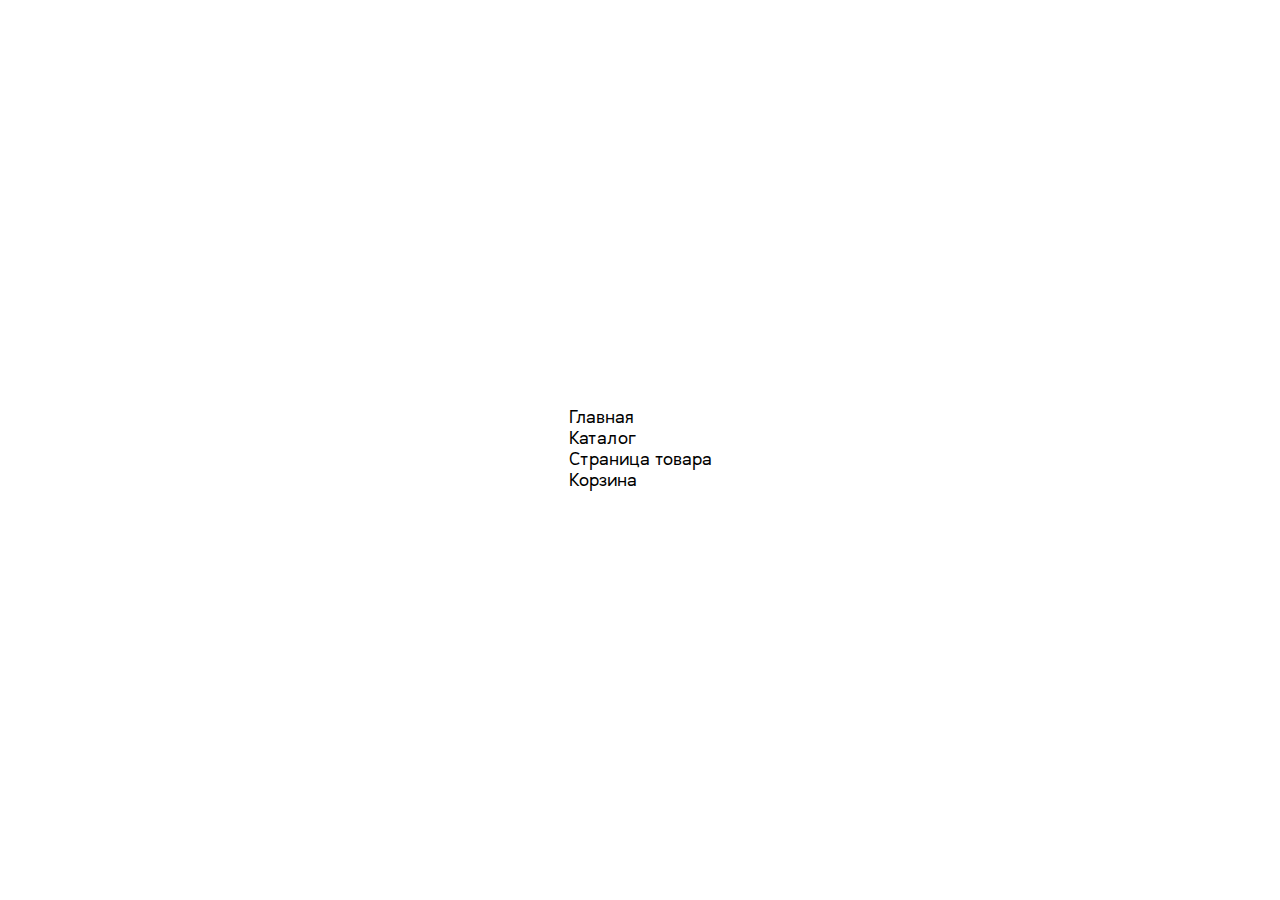
<file: docs/index.html>
<!DOCTYPE html>
<html lang="en">

<head>
  <meta charset="UTF-8">
  <meta name="viewport" content="width=device-width, initial-scale=1.0">
  <title>Document</title>
  <link rel="stylesheet" href="css/style.css">
</head>

<body>

  <div class=" flex-center" style="height: 100vh;">
    <ul>
      <li><a target="_blank" href="home.html">Главная</a></li>
      <li><a target="_blank" href="catalog.html">Каталог</a></li>
      <li><a target="_blank" href="page_products.html">Страница товара</a></li>
      <li><a target="_blank" href="basket.html">Корзина</a></li>
    </ul>
  </div>
</body>

</html>
</file>
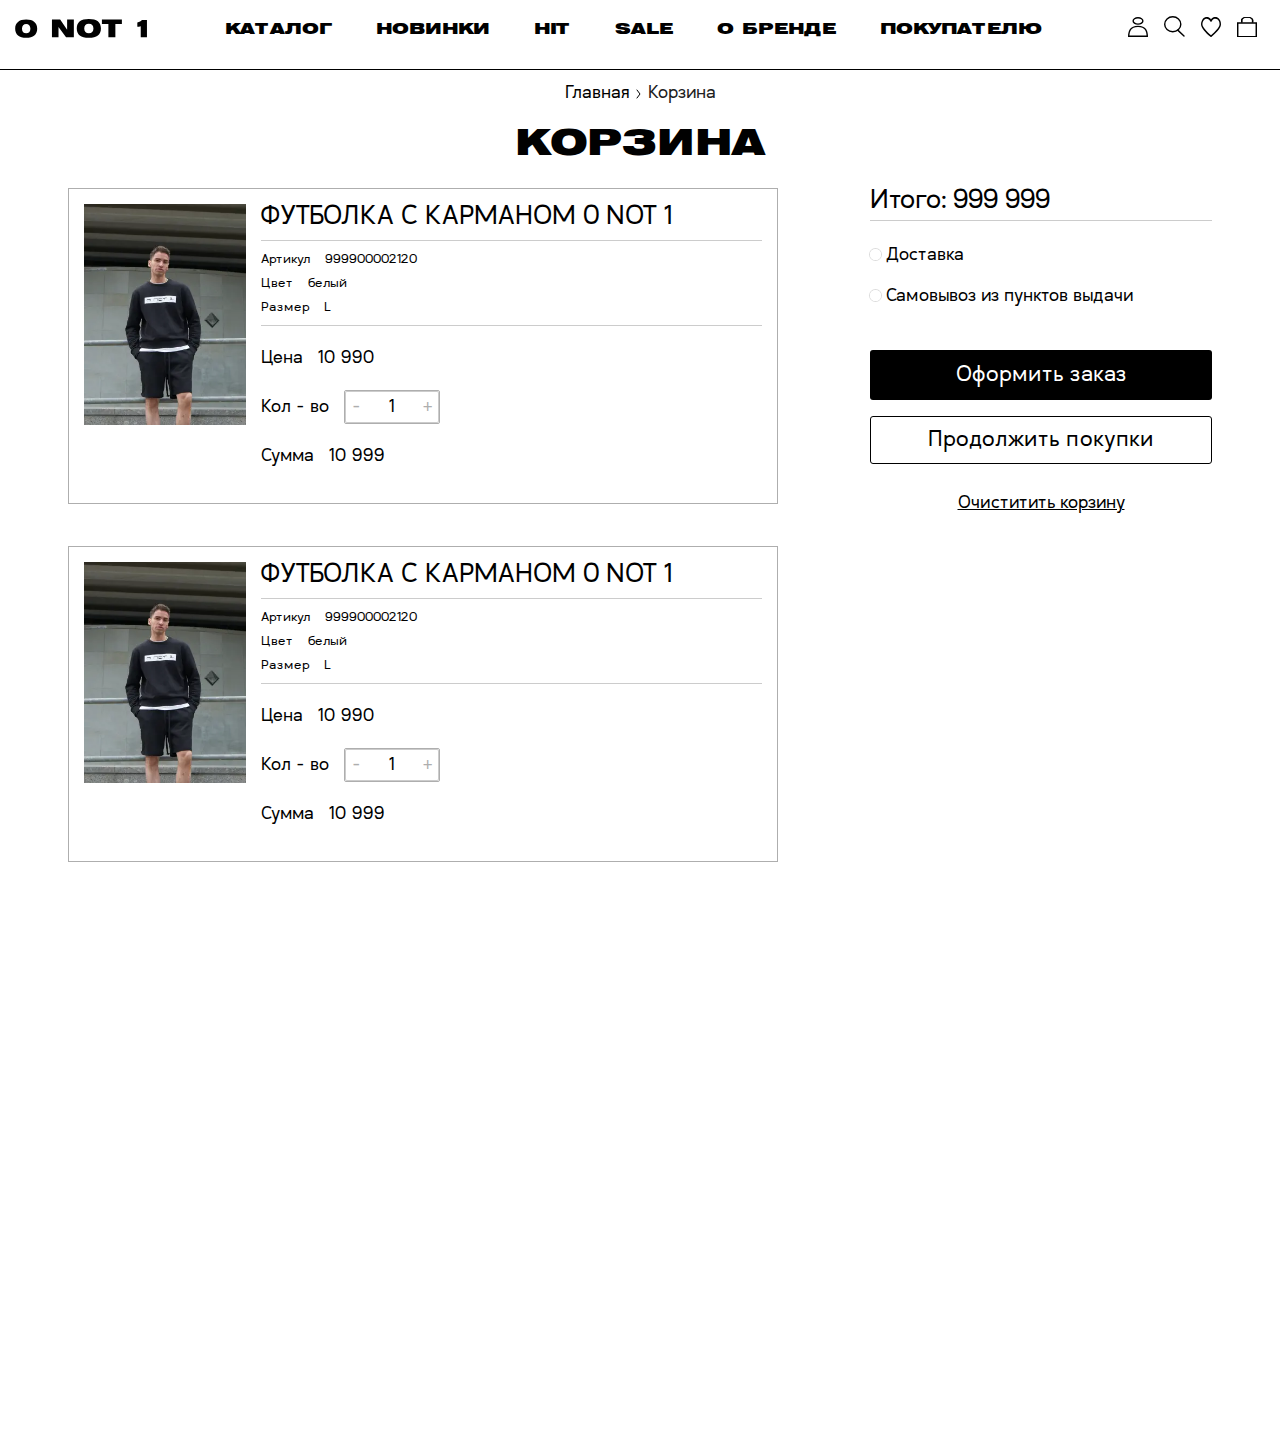
<file: docs/basket.html>
<!DOCTYPE html>
<html lang="ru">

<head>
  <meta charset="UTF-8">
  <meta http-equiv="X-UA-Compatible" content="IE=edge">
  <meta name="viewport" content="width=device-width, initial-scale=1.0">
  <title>Document</title>
  <link rel="stylesheet" href="libs/fancybox/fancybox.css">
  <link rel="stylesheet" href="css/style.css">
</head>

<body>



  <header id="header" class="header header__white">

    <div id="search" class="fancybox_popap" style="display:none; max-width: 1100px;">
      <div class="search__inner">
        <form action="">
          <input class="search-input" type="search" name="поиск" value="" placeholder="Поиск по сайту">
          <input class="search-btn" type="submit">
          <button data-fancybox-close="" type="button" class="search-clous">Закрыть и очистить</button>
        </form>
      </div>
    </div>



    <div class="header__container">
      <div class="header__row flex-vcenter">
        <a href="/" class="header__logo"><img width="132" height="67" src="img/header/logo_black.svg"
            alt="Логотип сайта"></a>
        <div class="header__menu menu list_reset flex-vcenter">
          <button type="button" class="menu__icon icon-menu">
            <svg width="28" height="28" viewBox="0 0 28 28" fill="none" xmlns="http://www.w3.org/2000/svg">
              <path d="M2 2H26" stroke="" stroke-width="4" stroke-linecap="round" />
              <path d="M2 10H26" stroke="" stroke-width="4" stroke-linecap="round" />
              <path d="M2 17.9999H26" stroke="" stroke-width="4" stroke-linecap="round" />
              <path d="M2 26.0001H26" stroke="" stroke-width="4" stroke-linecap="round" />
            </svg>
          </button>
          <nav class="menu__body ">
            <ul>
              <li class="menu__item"><a href="#!" class="">Каталог</a></li>
              <li class="menu__item"><a href="#!" class="">Новинки</a></li>
              <li class="menu__item"><a href="#!" class="">HIT</a></li>
              <li class="menu__item"><a href="#!" class="">SALE</a></li>
              <li class="menu__item"><a href="#!" class="">О БРЕНДЕ</a></li>
              <li class="menu__item submenu__link">
                <a href="#!" class="">покупателю</a>
                <div class="submenu__inner">
                  <ul class="submenu">
                    <li class="submenu__item"><a href="#!">Доставка и оплата</a></li>
                    <li class="submenu__item"><a href="#!">Возврат и обмен</a></li>
                    <li class="submenu__item"><a href="#!">Вопросы и ответы</a></li>
                    <li class="submenu__item"><a href="#!">Программа лояльности</a></li>
                  </ul>
                </div>

              </li>
            </ul>
          </nav>
        </div>

        <ul class="header__social flex-vcenter">
          <li class="submenu__link">
            <a class="" href="#!">
              <svg id="user-black" width="20" height="20" viewBox="0 0 20 20" fill="none"
                xmlns="http://www.w3.org/2000/svg">
                <path
                  d="M14.8554 3.91303C14.8554 4.70444 14.401 5.49077 13.5252 6.10767C12.6513 6.72322 11.4071 7.12607 9.99989 7.12607C8.59271 7.12607 7.34853 6.72322 6.47461 6.10767C5.59876 5.49077 5.14434 4.70444 5.14434 3.91303C5.14434 3.12163 5.59876 2.33529 6.47461 1.71839C7.34853 1.10285 8.59271 0.7 9.99989 0.7C11.4071 0.7 12.6513 1.10285 13.5252 1.71839C14.401 2.33529 14.8554 3.12163 14.8554 3.91303Z"
                  stroke="black" stroke-width="1.4" />
                <mask id="path-2-inside-1_1_10809" fill="white">
                  <path fill-rule="evenodd" clip-rule="evenodd"
                    d="M0 19.999H20C19.9999 13.7561 18.125 8.69531 10 8.69531C1.87502 8.69531 0.000121616 13.7561 0 19.999Z" />
                </mask>
                <path
                  d="M0 19.999L-1.4 19.999L-1.40003 21.399H0V19.999ZM20 19.999V21.399H21.4L21.4 19.999L20 19.999ZM0 21.399H20V18.599H0V21.399ZM10 10.0953C13.7522 10.0953 15.7645 11.2446 16.9137 12.8283C18.1324 14.5077 18.5999 16.9629 18.6 19.9991L21.4 19.999C21.3999 16.7922 20.93 13.5955 19.1799 11.1838C17.3604 8.67639 14.3728 7.29531 10 7.29531V10.0953ZM1.4 19.9991C1.40006 16.9629 1.86761 14.5077 3.08628 12.8283C4.23548 11.2446 6.24782 10.0953 10 10.0953V7.29531C5.6272 7.29531 2.6396 8.67639 0.820073 11.1838C-0.92998 13.5955 -1.39994 16.7922 -1.4 19.999L1.4 19.9991Z"
                  fill="black" mask="url(#path-2-inside-1_1_10809)" />
              </svg>
            </a>
            <div class="submenu__inner">
              <ul class="submenu">
                <li class="submenu__item"><a href="#!">Профиль</a></li>
                <li class="submenu__item"><a href="#!">Мои заказы</a></li>
                <li class="submenu__item"><a href="#!">Мои адреса</a></li>
              </ul>
            </div>
          </li>
          <li class="search__link">
            <a data-fancybox data-src="#search" data-animation-effect="false" href="#!">
              <svg width="21" height="21" viewBox="0 0 21 21" fill="none" xmlns="http://www.w3.org/2000/svg">
                <path
                  d="M16.8 8.23529C16.8 12.3575 13.2365 15.7706 8.75 15.7706C4.26352 15.7706 0.7 12.3575 0.7 8.23529C0.7 4.11304 4.26352 0.7 8.75 0.7C13.2365 0.7 16.8 4.11304 16.8 8.23529Z"
                  stroke="black" stroke-width="1.4" />
                <path d="M13.75 14.1172L20 19.9995" stroke="black" stroke-width="1.4" stroke-linecap="round" />
              </svg>
            </a>
          </li>
          <li>
            <a href="#!">
              <svg width="20" height="20" viewBox="0 0 20 20" fill="none" xmlns="http://www.w3.org/2000/svg">
                <path fill-rule="evenodd" clip-rule="evenodd"
                  d="M15.5499 12.8399C16.4055 11.8382 17.3719 10.6153 18.0568 9.13353C18.3206 8.5628 18.5877 7.88506 18.5739 7.17406C18.534 5.29028 17.9125 3.80079 16.6727 2.62415C16.0063 1.99076 15.1469 1.64225 14.2523 1.64225C13.2146 1.64225 12.2143 2.11319 11.5072 2.93313C11.17 3.32551 10.8936 3.78633 10.6403 4.3802C10.5386 4.61884 10.3446 4.78253 10.1213 4.82675C10.0856 4.8338 10.0493 4.83782 10.0124 4.83861C9.96994 4.83741 9.92737 4.83216 9.88533 4.82299C9.67419 4.77693 9.47649 4.63207 9.37156 4.40574L9.24909 4.14014C8.52728 2.54992 7.24933 1.63405 5.80655 1.63405C5.57378 1.63405 5.33765 1.65816 5.10446 1.70732C3.88732 1.96135 2.92771 2.73743 2.25161 4.01385C1.2467 5.90921 1.15653 7.55872 1.96725 9.20246C2.47935 10.2412 3.15083 11.2617 4.02028 12.3236C5.63082 14.2922 7.53621 16.1717 9.99774 18.2184C12.2596 16.3414 14.0149 14.6388 15.5499 12.8399ZM10.9323 1.32926C11.8576 0.481058 13.0383 0.0052637 14.2523 0.0052637C15.4778 0.0052637 16.6601 0.486333 17.5807 1.36171C19.1363 2.83817 19.9496 4.78125 19.9991 7.13694C20.0213 8.23164 19.6455 9.18992 19.3158 9.90189C18.5466 11.5683 17.4947 12.9025 16.5678 13.9881C14.9078 15.9331 13.0091 17.7614 10.5921 19.745L10.5898 19.7469C10.4956 19.8271 10.3126 19.9828 10.0447 19.9987C10.0302 19.9996 10.0153 20 10.0003 20C9.98297 20 9.96573 19.9994 9.94857 19.9983C9.77596 19.9865 9.61025 19.9159 9.45461 19.7874C6.77582 17.5865 4.71902 15.5716 2.98139 13.4487C2.03268 12.2899 1.29535 11.1658 0.727047 10.0123C-0.336164 7.85614 -0.232569 5.55154 1.03322 3.1621C1.93034 1.46968 3.215 0.437648 4.84904 0.0968503C6.36659 -0.221886 7.89709 0.260426 9.06467 1.33264C9.41211 1.6517 9.72742 2.023 10.0007 2.44098C10.1546 2.20382 10.3186 1.98546 10.4935 1.78204C10.632 1.62116 10.7786 1.47008 10.9323 1.32926Z"
                  fill="black" />
              </svg>
            </a>
          </li>
          <li>
            <a href="#!">
              <svg width="20" height="20" viewBox="0 0 20 20" fill="none" xmlns="http://www.w3.org/2000/svg">
                <mask id="path-1-inside-1_1_10819" fill="white">
                  <path fill-rule="evenodd" clip-rule="evenodd"
                    d="M20 20.0003H0V5.42188H20V20.0003ZM1.25786 18.959H18.7421V6.46319H1.25786V18.959Z" />
                </mask>
                <path fill-rule="evenodd" clip-rule="evenodd"
                  d="M20 20.0003H0V5.42188H20V20.0003ZM1.25786 18.959H18.7421V6.46319H1.25786V18.959Z" fill="black" />
                <path
                  d="M20 20.0003V21.4003H21.4V20.0003H20ZM0 20.0003H-1.4V21.4003H0V20.0003ZM0 5.42188V4.02188H-1.4V5.42188H0ZM20 5.42188H21.4V4.02188H20V5.42188ZM1.25786 18.959H-0.142138V20.359H1.25786V18.959ZM18.7421 18.959V20.359H20.1421V18.959H18.7421ZM18.7421 6.46319H20.1421V5.06319H18.7421V6.46319ZM1.25786 6.46319V5.06319H-0.142138V6.46319H1.25786ZM20 18.6003H0V21.4003H20V18.6003ZM1.4 20.0003V5.42188H-1.4V20.0003H1.4ZM0 6.82187H20V4.02188H0V6.82187ZM18.6 5.42188V20.0003H21.4V5.42188H18.6ZM1.25786 20.359H18.7421V17.559H1.25786V20.359ZM20.1421 18.959V6.46319H17.3421V18.959H20.1421ZM18.7421 5.06319H1.25786V7.86319H18.7421V5.06319ZM-0.142138 6.46319V18.959H2.65786V6.46319H-0.142138Z"
                  fill="black" mask="url(#path-1-inside-1_1_10819)" />
                <mask id="path-3-inside-2_1_10819" fill="white">
                  <path fill-rule="evenodd" clip-rule="evenodd"
                    d="M16.276 5.4545H14.9254V3.11686C14.9254 1.87589 13.3496 0.865794 11.4137 0.865794H8.89255C6.95664 0.865794 5.3809 1.87589 5.3809 3.11686L5.3809 5.4545H4.03027V3.11686C4.03027 1.38527 6.19128 0 8.89255 0H11.4137C14.115 0 16.276 1.38527 16.276 3.11686V5.4545Z" />
                </mask>
                <path fill-rule="evenodd" clip-rule="evenodd"
                  d="M16.276 5.4545H14.9254V3.11686C14.9254 1.87589 13.3496 0.865794 11.4137 0.865794H8.89255C6.95664 0.865794 5.3809 1.87589 5.3809 3.11686L5.3809 5.4545H4.03027V3.11686C4.03027 1.38527 6.19128 0 8.89255 0H11.4137C14.115 0 16.276 1.38527 16.276 3.11686V5.4545Z"
                  fill="black" />
                <path
                  d="M16.276 5.4545V6.8545H17.676V5.4545H16.276ZM14.9254 5.4545H13.5254V6.8545H14.9254V5.4545ZM5.3809 3.11686H3.9809V3.11686L5.3809 3.11686ZM5.3809 5.4545V6.8545H6.7809V5.4545H5.3809ZM4.03027 5.4545H2.63027V6.8545H4.03027V5.4545ZM16.276 4.0545H14.9254V6.8545H16.276V4.0545ZM16.3254 5.4545V3.11686H13.5254V5.4545H16.3254ZM16.3254 3.11686C16.3254 1.855 15.5272 0.908983 14.651 0.347332C13.7584 -0.224901 12.6098 -0.534206 11.4137 -0.534206V2.26579C12.1536 2.26579 12.7608 2.46153 13.14 2.70459C13.3267 2.82431 13.4304 2.93708 13.481 3.01367C13.5273 3.08362 13.5254 3.11481 13.5254 3.11686H16.3254ZM11.4137 -0.534206H8.89255V2.26579H11.4137V-0.534206ZM8.89255 -0.534206C7.6965 -0.534206 6.5479 -0.224901 5.65523 0.347332C4.77905 0.908983 3.9809 1.855 3.9809 3.11686H6.7809C6.7809 3.11481 6.77898 3.08362 6.82522 3.01367C6.87585 2.93708 6.97954 2.82431 7.1663 2.70459C7.54546 2.46153 8.15269 2.26579 8.89255 2.26579V-0.534206ZM3.9809 3.11686L3.9809 5.4545H6.7809L6.7809 3.11686L3.9809 3.11686ZM5.3809 4.0545H4.03027V6.8545H5.3809V4.0545ZM5.43027 5.4545V3.11686H2.63027V5.4545H5.43027ZM5.43027 3.11686C5.43027 2.88558 5.57412 2.49146 6.20397 2.08771C6.82195 1.69157 7.76566 1.4 8.89255 1.4V-1.4C7.31817 -1.4 5.83074 -0.998936 4.6929 -0.269546C3.56693 0.452233 2.63027 1.61655 2.63027 3.11686H5.43027ZM8.89255 1.4H11.4137V-1.4H8.89255V1.4ZM11.4137 1.4C12.5406 1.4 13.4843 1.69157 14.1023 2.08771C14.7321 2.49146 14.876 2.88558 14.876 3.11686H17.676C17.676 1.61655 16.7393 0.452233 15.6134 -0.269546C14.4755 -0.998936 12.9881 -1.4 11.4137 -1.4V1.4ZM14.876 3.11686V5.4545H17.676V3.11686H14.876Z"
                  fill="black" mask="url(#path-3-inside-2_1_10819)" />
              </svg>
            </a>
          </li>

        </ul>

      </div>

      <div class="header__col menu__mobile">
        <button type="button" class="menu__mobile--clouse">
          <svg width="41" height="41" viewBox="0 0 41 41" fill="none" xmlns="http://www.w3.org/2000/svg">
            <line x1="10.016" y1="10.5287" x2="19.178" y2="20.1821" stroke="black" />
            <line x1="19.1781" y1="20.182" x2="29.8671" y2="31.4443" stroke="black" />
            <line x1="30.7432" y1="10.1515" x2="19.4054" y2="20.8883" stroke="black" />
            <line x1="19.1628" y1="20.8859" x2="9.58931" y2="30.1322" stroke="black" />
          </svg>
        </button>
        <div class="menu__mobile__cat">
          <ul>
            <li><a href="#!">АКЦИИ</a></li>
            <li><a href="#!">НОВИНКИ</a></li>
            <li><a href="#!">ФУТБОЛКИ</a></li>
            <li><a href="#!">ХУДИ И СВИТШОТЫ</a></li>
            <li><a href="#!">РУБАШКИ И ВОДОЛАЗКИ</a></li>
            <li><a href="#!">БРЮКИ</a></li>
            <li><a href="#!">ШОРТЫ</a></li>
            <li><a href="#!">КУРТКИ И БОМБЕРЫ</a></li>
          </ul>
        </div>
        <div class="menu__mobile__page flex-col">
          <a href="#!">ОПЛАТА И ДОСТАВКА</a>
          <a href="#!">КАК ОФОРМИТЬ ЗАКАЗ</a>
          <a href="#!">ВОЗВРАТ И ОБМЕН</a>
        </div>
      </div>

    </div>
  </header>
  <main class="main _js_top_padding">
    <!--  -->
    <div id="breadcrumbs">
      <div class="breadcrumbs__container text-center">
        <div class="breadcrumbs">
          <ul itemscope="" itemtype="http://schema.org/BreadcrumbList" class="flex-center">
            <li itemscope="" itemprop="itemListElement" itemtype="http://schema.org/ListItem">
              <a class="breadcrumbs__link" rel="nofollow" itemprop="item" title="Главная" href="/">
                <span itemprop="name">Главная</span>
                <meta itemprop="position" content="1">
              </a>
            </li>

            <li itemscope="" itemprop="itemListElement" itemtype="http://schema.org/ListItem">
              <span itemprop="item" title="Корзина" class="breadcrumbs_last">
                <span itemprop="name">Корзина</span>
                <meta itemprop="position" content="2">
              </span>
            </li>
          </ul>
        </div>
      </div>
    </div>

    <!-- Заголовок товара -->
    <div class="basket__header__container">
      <div class="basket__title title text-center">
        <h1>Корзина</h1>
      </div>
    </div>


    <form action="">
      <div class="basket__inner basket__container flex-top">
        <div class="basket__list">
          <!-- Товар №1 -->
          <div class="basket__item">
            <div class="basket__item__inner flex-top">
              <a class="basket__item__link-img" href="#!">
                <img width="163" height="217" src="img/cart/1.webp" alt="Футболка с карманом 0 not 1"></a>
              <div class="basket__item__content flex-col">
                <div class="basket__item__name"><a href="#!">Футболка с карманом 0 not 1</a></div>
                <div class="basket__item__data_list">
                  <div class="basket__item__data__item  flex-vcenter">
                    <div class="name">Артикул</div>
                    <div class="value">999900002120</div>
                  </div>
                  <div class="basket__item__data__item  flex-vcenter">
                    <div class="name">Цвет</div>
                    <div class="value">белый</div>
                  </div>
                  <div class="basket__item__data__item  flex-vcenter">
                    <div class="name">Размер</div>
                    <div class="value">L</div>
                  </div>
                </div>

                <div class="basket__item__price">
                  <div class="price__list">
                    <div class="price__list__item flex-vcenter">
                      <div class="name">Цена</div>
                      <div class="value">10 990</div>
                    </div>
                    <div class="price__list__item flex-vcenter">
                      <div class="name">Кол - во</div>
                      <div class="value">
                        <div class="number flex-vcenter">
                          <button class="number-minus" type="button"
                            onclick="this.nextElementSibling.stepDown(); this.nextElementSibling.onchange();">-</button>
                          <input type="number" min="0" value="1" readonly>
                          <button class="number-plus" type="button"
                            onclick="this.previousElementSibling.stepUp(); this.previousElementSibling.onchange();">+</button>
                        </div>
                      </div>
                    </div>
                    <div class="price__list__item price-total-item flex-vcenter">
                      <div class="name">Сумма</div>
                      <div class="value">10 999</div>
                    </div>
                  </div>
                </div>
              </div>
            </div>
          </div>

          <!-- Товар №2 -->
          <div class="basket__item">
            <div class="basket__item__inner flex-top">
              <a class="basket__item__link-img" href="#!">
                <img width="163" height="217" src="img/cart/1.webp" alt="Футболка с карманом 0 not 1"></a>
              <div class="basket__item__content flex-col">
                <div class="basket__item__name"><a href="#!">Футболка с карманом 0 not 1</a></div>
                <div class="basket__item__data_list">
                  <div class="basket__item__data__item  flex-vcenter">
                    <div class="name">Артикул</div>
                    <div class="value">999900002120</div>
                  </div>
                  <div class="basket__item__data__item  flex-vcenter">
                    <div class="name">Цвет</div>
                    <div class="value">белый</div>
                  </div>
                  <div class="basket__item__data__item  flex-vcenter">
                    <div class="name">Размер</div>
                    <div class="value">L</div>
                  </div>
                </div>

                <div class="basket__item__price">
                  <div class="price__list">
                    <div class="price__list__item flex-vcenter">
                      <div class="name">Цена</div>
                      <div class="value">10 990</div>
                    </div>
                    <div class="price__list__item flex-vcenter">
                      <div class="name">Кол - во</div>
                      <div class="value">
                        <div class="number flex-vcenter">
                          <button class="number-minus" type="button"
                            onclick="this.nextElementSibling.stepDown(); this.nextElementSibling.onchange();">-</button>
                          <input type="number" min="0" value="1" readonly>
                          <button class="number-plus" type="button"
                            onclick="this.previousElementSibling.stepUp(); this.previousElementSibling.onchange();">+</button>
                        </div>
                      </div>
                    </div>
                    <div class="price__list__item price-total-item flex-vcenter">
                      <div class="name">Сумма</div>
                      <div class="value">10 999</div>
                    </div>
                  </div>
                </div>
              </div>
            </div>
          </div>

          <!-- Товар №3 -->
          <div class="basket__item">
            <div class="basket__item__inner flex-top">
              <a class="basket__item__link-img" href="#!">
                <img width="163" height="217" src="img/cart/1.webp" alt="Футболка с карманом 0 not 1"></a>
              <div class="basket__item__content flex-col">
                <div class="basket__item__name"><a href="#!">Футболка с карманом 0 not 1</a></div>
                <div class="basket__item__data_list">
                  <div class="basket__item__data__item  flex-vcenter">
                    <div class="name">Артикул</div>
                    <div class="value">999900002120</div>
                  </div>
                  <div class="basket__item__data__item  flex-vcenter">
                    <div class="name">Цвет</div>
                    <div class="value">белый</div>
                  </div>
                  <div class="basket__item__data__item  flex-vcenter">
                    <div class="name">Размер</div>
                    <div class="value">L</div>
                  </div>
                </div>

                <div class="basket__item__price">
                  <div class="price__list">
                    <div class="price__list__item flex-vcenter">
                      <div class="name">Цена</div>
                      <div class="value">10 990</div>
                    </div>
                    <div class="price__list__item flex-vcenter">
                      <div class="name">Кол - во</div>
                      <div class="value">
                        <div class="number flex-vcenter">
                          <button class="number-minus" type="button"
                            onclick="this.nextElementSibling.stepDown(); this.nextElementSibling.onchange();">-</button>
                          <input type="number" min="0" value="1" readonly>
                          <button class="number-plus" type="button"
                            onclick="this.previousElementSibling.stepUp(); this.previousElementSibling.onchange();">+</button>
                        </div>
                      </div>
                    </div>
                    <div class="price__list__item price-total-item flex-vcenter">
                      <div class="name">Сумма</div>
                      <div class="value">10 999</div>
                    </div>
                  </div>
                </div>
              </div>
            </div>
          </div>
        </div> <!-- /.basket__list -->


        <div class="basket__total flex-col">
          <div class="basket__total__price">
            Итого: 999 999
          </div>
          <div class="basket__total__delivery flex-col">
            <label class="costum_checkbox costum_radio">
              <input type="radio" name="delivery" value="Доставка">
              <span>Доставка</span>
            </label>
            <label class="costum_checkbox costum_radio">
              <input type="radio" name="delivery" value="Самовывоз из пунктов выдачи">
              <span>Самовывоз из пунктов выдачи</span>
            </label>
          </div>
          <div class="basket__total__btn flex-col">
            <input class="btn-black" type="submit" value="Оформить заказ">
            <a class="btn-border" href="#!">Продолжить покупки</a>
            <a class="basket__empty-cart" href="#!">Очиститить корзину</a>
          </div>
        </div><!-- /.basket__total -->


      </div>
    </form>










  </main>

  <footer class="footer _padding">
    <div class="footer__container">
      <div class="footer__inner flex-top">

        <div class="footer__item footer__logo">
          <img width="182" height="32" src="img/header/logo_white.svg" alt="">
        </div>

        <div class="footer__item footer__nav">
          <div class="footer__nav__title">Каталог</div>
          <ul>
            <li><a href="#!">Новинки</a></li>
            <li><a href="#!">Sale</a></li>
            <li><a href="#!">Hit</a></li>
          </ul>
        </div>

        <div class="footer__item footer__nav flex-col">
          <div class="footer__nav__title">О нас</div>
          <ul>
            <li><a href="#!">Как оформить заказ</a></li>
            <li><a href="#!">Возврат и обмен</a></li>
            <li><a href="#!">Оплата и доставка</a></li>
          </ul>
        </div>

        <div class="footer__item footer__nav footer__nav_contakts flex-col">
          <div class="footer__nav__title">Контакты</div>
          <address>
            <a href="#!">telegram</a>
            <a href="mailto:0not1@mail.ru">0not1@mail.ru</a>
            <a href="tel:89999999999 ">8 999 999 99 99 </a>
          </address>
        </div>

        <div class="footer__item footer__nav footer__nav_solial flex-col">
          <div class="footer__nav__title">Соц сети</div>
          <a href="#!">vk.0not1.com</a>
          <a href="#!">instagram</a>
        </div>

      </div>
    </div>
  </footer>

  <script src="libs/query-3.7.0.min.js"></script>
  <script src="libs/jquery.inputmask.min.js"></script>
  <script src="libs/fancybox/fancybox.umd.js"></script>
  <script src="libs/slick/slick.min.js"></script>
  <script src="js/main.js"></script>


</body>

</html>
</file>
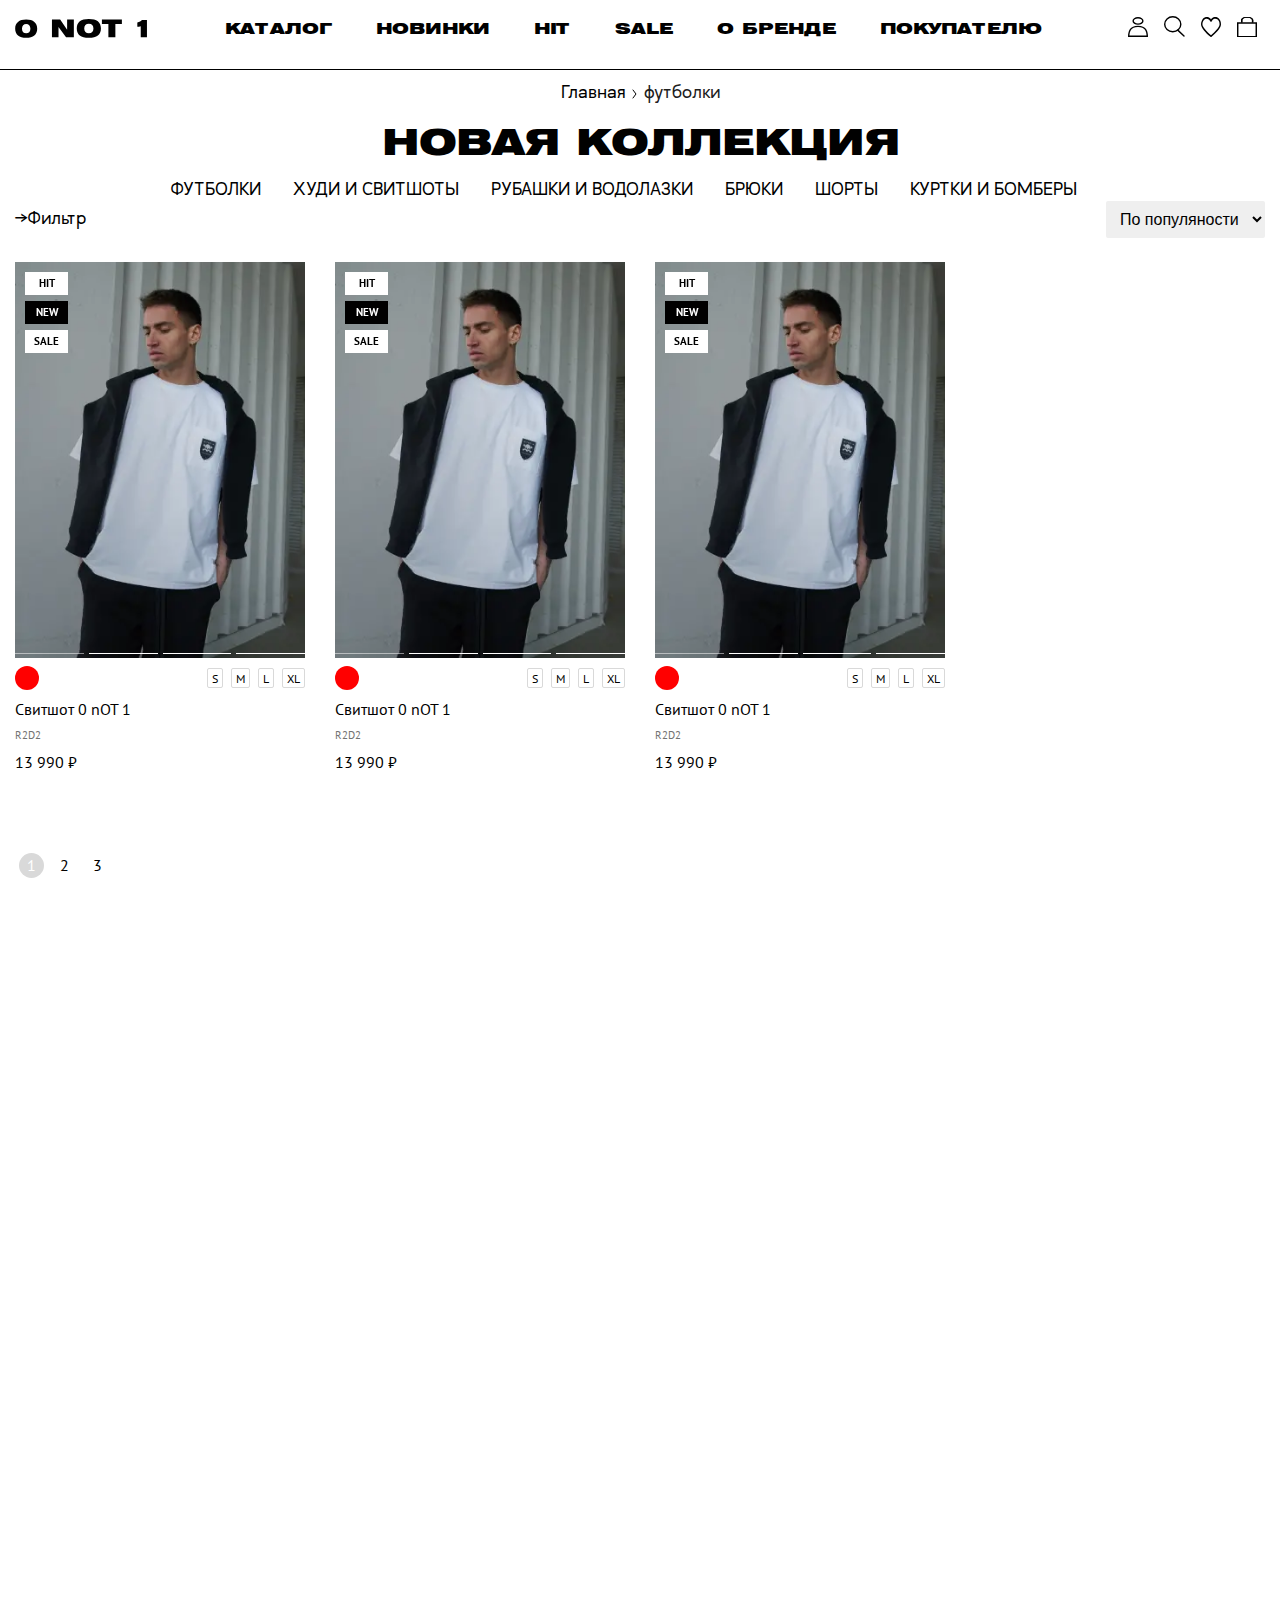
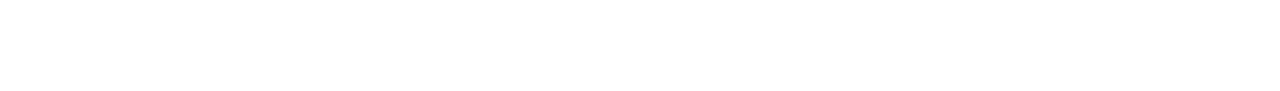
<file: docs/catalog.html>
<!DOCTYPE html>
<html lang="ru">

<head>
  <meta charset="UTF-8">
  <meta http-equiv="X-UA-Compatible" content="IE=edge">
  <meta name="viewport" content="width=device-width, initial-scale=1.0">
  <title>Document</title>
  <link rel="stylesheet" href="libs/fancybox/fancybox.css">
  <link rel="stylesheet" href="css/style.css">
</head>

<body>



  <header id="header" class="header header__white">

    <div id="search" class="fancybox_popap" style="display:none; max-width: 1100px;">
      <div class="search__inner">
        <form action="">
          <input class="search-input" type="search" name="поиск" value="" placeholder="Поиск по сайту">
          <input class="search-btn" type="submit">
          <button data-fancybox-close="" type="button" class="search-clous">Закрыть и очистить</button>
        </form>
      </div>
    </div>



    <div class="header__container">
      <div class="header__row flex-vcenter">
        <a href="/" class="header__logo"><img width="132" height="67" src="img/header/logo_black.svg"
            alt="Логотип сайта"></a>
        <div class="header__menu menu list_reset flex-vcenter">
          <button type="button" class="menu__icon icon-menu">
            <svg width="28" height="28" viewBox="0 0 28 28" fill="none" xmlns="http://www.w3.org/2000/svg">
              <path d="M2 2H26" stroke="" stroke-width="4" stroke-linecap="round" />
              <path d="M2 10H26" stroke="" stroke-width="4" stroke-linecap="round" />
              <path d="M2 17.9999H26" stroke="" stroke-width="4" stroke-linecap="round" />
              <path d="M2 26.0001H26" stroke="" stroke-width="4" stroke-linecap="round" />
            </svg>
          </button>
          <nav class="menu__body ">
            <ul>
              <li class="menu__item"><a href="#!" class="">Каталог</a></li>
              <li class="menu__item"><a href="#!" class="">Новинки</a></li>
              <li class="menu__item"><a href="#!" class="">HIT</a></li>
              <li class="menu__item"><a href="#!" class="">SALE</a></li>
              <li class="menu__item"><a href="#!" class="">О БРЕНДЕ</a></li>
              <li class="menu__item submenu__link">
                <a href="#!" class="">покупателю</a>
                <div class="submenu__inner">
                  <ul class="submenu">
                    <li class="submenu__item"><a href="#!">Доставка и оплата</a></li>
                    <li class="submenu__item"><a href="#!">Возврат и обмен</a></li>
                    <li class="submenu__item"><a href="#!">Вопросы и ответы</a></li>
                    <li class="submenu__item"><a href="#!">Программа лояльности</a></li>
                  </ul>
                </div>

              </li>
            </ul>
          </nav>
        </div>

        <ul class="header__social flex-vcenter">
          <li class="submenu__link">
            <a class="" href="#!">
              <svg id="user-black" width="20" height="20" viewBox="0 0 20 20" fill="none"
                xmlns="http://www.w3.org/2000/svg">
                <path
                  d="M14.8554 3.91303C14.8554 4.70444 14.401 5.49077 13.5252 6.10767C12.6513 6.72322 11.4071 7.12607 9.99989 7.12607C8.59271 7.12607 7.34853 6.72322 6.47461 6.10767C5.59876 5.49077 5.14434 4.70444 5.14434 3.91303C5.14434 3.12163 5.59876 2.33529 6.47461 1.71839C7.34853 1.10285 8.59271 0.7 9.99989 0.7C11.4071 0.7 12.6513 1.10285 13.5252 1.71839C14.401 2.33529 14.8554 3.12163 14.8554 3.91303Z"
                  stroke="black" stroke-width="1.4" />
                <mask id="path-2-inside-1_1_10809" fill="white">
                  <path fill-rule="evenodd" clip-rule="evenodd"
                    d="M0 19.999H20C19.9999 13.7561 18.125 8.69531 10 8.69531C1.87502 8.69531 0.000121616 13.7561 0 19.999Z" />
                </mask>
                <path
                  d="M0 19.999L-1.4 19.999L-1.40003 21.399H0V19.999ZM20 19.999V21.399H21.4L21.4 19.999L20 19.999ZM0 21.399H20V18.599H0V21.399ZM10 10.0953C13.7522 10.0953 15.7645 11.2446 16.9137 12.8283C18.1324 14.5077 18.5999 16.9629 18.6 19.9991L21.4 19.999C21.3999 16.7922 20.93 13.5955 19.1799 11.1838C17.3604 8.67639 14.3728 7.29531 10 7.29531V10.0953ZM1.4 19.9991C1.40006 16.9629 1.86761 14.5077 3.08628 12.8283C4.23548 11.2446 6.24782 10.0953 10 10.0953V7.29531C5.6272 7.29531 2.6396 8.67639 0.820073 11.1838C-0.92998 13.5955 -1.39994 16.7922 -1.4 19.999L1.4 19.9991Z"
                  fill="black" mask="url(#path-2-inside-1_1_10809)" />
              </svg>
            </a>
            <div class="submenu__inner">
              <ul class="submenu">
                <li class="submenu__item"><a href="#!">Профиль</a></li>
                <li class="submenu__item"><a href="#!">Мои заказы</a></li>
                <li class="submenu__item"><a href="#!">Мои адреса</a></li>
              </ul>
            </div>
          </li>
          <li class="search__link">
            <a data-fancybox data-src="#search" data-animation-effect="false" href="#!">
              <svg width="21" height="21" viewBox="0 0 21 21" fill="none" xmlns="http://www.w3.org/2000/svg">
                <path
                  d="M16.8 8.23529C16.8 12.3575 13.2365 15.7706 8.75 15.7706C4.26352 15.7706 0.7 12.3575 0.7 8.23529C0.7 4.11304 4.26352 0.7 8.75 0.7C13.2365 0.7 16.8 4.11304 16.8 8.23529Z"
                  stroke="black" stroke-width="1.4" />
                <path d="M13.75 14.1172L20 19.9995" stroke="black" stroke-width="1.4" stroke-linecap="round" />
              </svg>
            </a>
          </li>
          <li>
            <a href="#!">
              <svg width="20" height="20" viewBox="0 0 20 20" fill="none" xmlns="http://www.w3.org/2000/svg">
                <path fill-rule="evenodd" clip-rule="evenodd"
                  d="M15.5499 12.8399C16.4055 11.8382 17.3719 10.6153 18.0568 9.13353C18.3206 8.5628 18.5877 7.88506 18.5739 7.17406C18.534 5.29028 17.9125 3.80079 16.6727 2.62415C16.0063 1.99076 15.1469 1.64225 14.2523 1.64225C13.2146 1.64225 12.2143 2.11319 11.5072 2.93313C11.17 3.32551 10.8936 3.78633 10.6403 4.3802C10.5386 4.61884 10.3446 4.78253 10.1213 4.82675C10.0856 4.8338 10.0493 4.83782 10.0124 4.83861C9.96994 4.83741 9.92737 4.83216 9.88533 4.82299C9.67419 4.77693 9.47649 4.63207 9.37156 4.40574L9.24909 4.14014C8.52728 2.54992 7.24933 1.63405 5.80655 1.63405C5.57378 1.63405 5.33765 1.65816 5.10446 1.70732C3.88732 1.96135 2.92771 2.73743 2.25161 4.01385C1.2467 5.90921 1.15653 7.55872 1.96725 9.20246C2.47935 10.2412 3.15083 11.2617 4.02028 12.3236C5.63082 14.2922 7.53621 16.1717 9.99774 18.2184C12.2596 16.3414 14.0149 14.6388 15.5499 12.8399ZM10.9323 1.32926C11.8576 0.481058 13.0383 0.0052637 14.2523 0.0052637C15.4778 0.0052637 16.6601 0.486333 17.5807 1.36171C19.1363 2.83817 19.9496 4.78125 19.9991 7.13694C20.0213 8.23164 19.6455 9.18992 19.3158 9.90189C18.5466 11.5683 17.4947 12.9025 16.5678 13.9881C14.9078 15.9331 13.0091 17.7614 10.5921 19.745L10.5898 19.7469C10.4956 19.8271 10.3126 19.9828 10.0447 19.9987C10.0302 19.9996 10.0153 20 10.0003 20C9.98297 20 9.96573 19.9994 9.94857 19.9983C9.77596 19.9865 9.61025 19.9159 9.45461 19.7874C6.77582 17.5865 4.71902 15.5716 2.98139 13.4487C2.03268 12.2899 1.29535 11.1658 0.727047 10.0123C-0.336164 7.85614 -0.232569 5.55154 1.03322 3.1621C1.93034 1.46968 3.215 0.437648 4.84904 0.0968503C6.36659 -0.221886 7.89709 0.260426 9.06467 1.33264C9.41211 1.6517 9.72742 2.023 10.0007 2.44098C10.1546 2.20382 10.3186 1.98546 10.4935 1.78204C10.632 1.62116 10.7786 1.47008 10.9323 1.32926Z"
                  fill="black" />
              </svg>
            </a>
          </li>
          <li>
            <a href="#!">
              <svg width="20" height="20" viewBox="0 0 20 20" fill="none" xmlns="http://www.w3.org/2000/svg">
                <mask id="path-1-inside-1_1_10819" fill="white">
                  <path fill-rule="evenodd" clip-rule="evenodd"
                    d="M20 20.0003H0V5.42188H20V20.0003ZM1.25786 18.959H18.7421V6.46319H1.25786V18.959Z" />
                </mask>
                <path fill-rule="evenodd" clip-rule="evenodd"
                  d="M20 20.0003H0V5.42188H20V20.0003ZM1.25786 18.959H18.7421V6.46319H1.25786V18.959Z" fill="black" />
                <path
                  d="M20 20.0003V21.4003H21.4V20.0003H20ZM0 20.0003H-1.4V21.4003H0V20.0003ZM0 5.42188V4.02188H-1.4V5.42188H0ZM20 5.42188H21.4V4.02188H20V5.42188ZM1.25786 18.959H-0.142138V20.359H1.25786V18.959ZM18.7421 18.959V20.359H20.1421V18.959H18.7421ZM18.7421 6.46319H20.1421V5.06319H18.7421V6.46319ZM1.25786 6.46319V5.06319H-0.142138V6.46319H1.25786ZM20 18.6003H0V21.4003H20V18.6003ZM1.4 20.0003V5.42188H-1.4V20.0003H1.4ZM0 6.82187H20V4.02188H0V6.82187ZM18.6 5.42188V20.0003H21.4V5.42188H18.6ZM1.25786 20.359H18.7421V17.559H1.25786V20.359ZM20.1421 18.959V6.46319H17.3421V18.959H20.1421ZM18.7421 5.06319H1.25786V7.86319H18.7421V5.06319ZM-0.142138 6.46319V18.959H2.65786V6.46319H-0.142138Z"
                  fill="black" mask="url(#path-1-inside-1_1_10819)" />
                <mask id="path-3-inside-2_1_10819" fill="white">
                  <path fill-rule="evenodd" clip-rule="evenodd"
                    d="M16.276 5.4545H14.9254V3.11686C14.9254 1.87589 13.3496 0.865794 11.4137 0.865794H8.89255C6.95664 0.865794 5.3809 1.87589 5.3809 3.11686L5.3809 5.4545H4.03027V3.11686C4.03027 1.38527 6.19128 0 8.89255 0H11.4137C14.115 0 16.276 1.38527 16.276 3.11686V5.4545Z" />
                </mask>
                <path fill-rule="evenodd" clip-rule="evenodd"
                  d="M16.276 5.4545H14.9254V3.11686C14.9254 1.87589 13.3496 0.865794 11.4137 0.865794H8.89255C6.95664 0.865794 5.3809 1.87589 5.3809 3.11686L5.3809 5.4545H4.03027V3.11686C4.03027 1.38527 6.19128 0 8.89255 0H11.4137C14.115 0 16.276 1.38527 16.276 3.11686V5.4545Z"
                  fill="black" />
                <path
                  d="M16.276 5.4545V6.8545H17.676V5.4545H16.276ZM14.9254 5.4545H13.5254V6.8545H14.9254V5.4545ZM5.3809 3.11686H3.9809V3.11686L5.3809 3.11686ZM5.3809 5.4545V6.8545H6.7809V5.4545H5.3809ZM4.03027 5.4545H2.63027V6.8545H4.03027V5.4545ZM16.276 4.0545H14.9254V6.8545H16.276V4.0545ZM16.3254 5.4545V3.11686H13.5254V5.4545H16.3254ZM16.3254 3.11686C16.3254 1.855 15.5272 0.908983 14.651 0.347332C13.7584 -0.224901 12.6098 -0.534206 11.4137 -0.534206V2.26579C12.1536 2.26579 12.7608 2.46153 13.14 2.70459C13.3267 2.82431 13.4304 2.93708 13.481 3.01367C13.5273 3.08362 13.5254 3.11481 13.5254 3.11686H16.3254ZM11.4137 -0.534206H8.89255V2.26579H11.4137V-0.534206ZM8.89255 -0.534206C7.6965 -0.534206 6.5479 -0.224901 5.65523 0.347332C4.77905 0.908983 3.9809 1.855 3.9809 3.11686H6.7809C6.7809 3.11481 6.77898 3.08362 6.82522 3.01367C6.87585 2.93708 6.97954 2.82431 7.1663 2.70459C7.54546 2.46153 8.15269 2.26579 8.89255 2.26579V-0.534206ZM3.9809 3.11686L3.9809 5.4545H6.7809L6.7809 3.11686L3.9809 3.11686ZM5.3809 4.0545H4.03027V6.8545H5.3809V4.0545ZM5.43027 5.4545V3.11686H2.63027V5.4545H5.43027ZM5.43027 3.11686C5.43027 2.88558 5.57412 2.49146 6.20397 2.08771C6.82195 1.69157 7.76566 1.4 8.89255 1.4V-1.4C7.31817 -1.4 5.83074 -0.998936 4.6929 -0.269546C3.56693 0.452233 2.63027 1.61655 2.63027 3.11686H5.43027ZM8.89255 1.4H11.4137V-1.4H8.89255V1.4ZM11.4137 1.4C12.5406 1.4 13.4843 1.69157 14.1023 2.08771C14.7321 2.49146 14.876 2.88558 14.876 3.11686H17.676C17.676 1.61655 16.7393 0.452233 15.6134 -0.269546C14.4755 -0.998936 12.9881 -1.4 11.4137 -1.4V1.4ZM14.876 3.11686V5.4545H17.676V3.11686H14.876Z"
                  fill="black" mask="url(#path-3-inside-2_1_10819)" />
              </svg>
            </a>
          </li>

        </ul>

      </div>

      <div class="header__col menu__mobile">
        <button type="button" class="menu__mobile--clouse">
          <svg width="41" height="41" viewBox="0 0 41 41" fill="none" xmlns="http://www.w3.org/2000/svg">
            <line x1="10.016" y1="10.5287" x2="19.178" y2="20.1821" stroke="black" />
            <line x1="19.1781" y1="20.182" x2="29.8671" y2="31.4443" stroke="black" />
            <line x1="30.7432" y1="10.1515" x2="19.4054" y2="20.8883" stroke="black" />
            <line x1="19.1628" y1="20.8859" x2="9.58931" y2="30.1322" stroke="black" />
          </svg>
        </button>
        <div class="menu__mobile__cat">
          <ul>
            <li><a href="#!">АКЦИИ</a></li>
            <li><a href="#!">НОВИНКИ</a></li>
            <li><a href="#!">ФУТБОЛКИ</a></li>
            <li><a href="#!">ХУДИ И СВИТШОТЫ</a></li>
            <li><a href="#!">РУБАШКИ И ВОДОЛАЗКИ</a></li>
            <li><a href="#!">БРЮКИ</a></li>
            <li><a href="#!">ШОРТЫ</a></li>
            <li><a href="#!">КУРТКИ И БОМБЕРЫ</a></li>
          </ul>
        </div>
        <div class="menu__mobile__page flex-col">
          <a href="#!">ОПЛАТА И ДОСТАВКА</a>
          <a href="#!">КАК ОФОРМИТЬ ЗАКАЗ</a>
          <a href="#!">ВОЗВРАТ И ОБМЕН</a>
        </div>
      </div>

    </div>
  </header>

  <main class="main _js_top_padding">
    <div id="breadcrumbs">
      <div class="breadcrumbs__container text-center">
        <div class="breadcrumbs">
          <ul itemscope="" itemtype="http://schema.org/BreadcrumbList" class="flex-center">
            <li itemscope="" itemprop="itemListElement" itemtype="http://schema.org/ListItem">
              <a class="breadcrumbs__link" rel="nofollow" itemprop="item" title="Главная" href="/">
                <span itemprop="name">Главная</span>
                <meta itemprop="position" content="1">
              </a>
            </li>
            <li itemscope="" itemprop="itemListElement" itemtype="http://schema.org/ListItem">
              <span itemprop="item" title="футболки" class="breadcrumbs_last">
                <span itemprop="name">футболки</span>
                <meta itemprop="position" content="2">
              </span>
            </li>
          </ul>
        </div>
      </div>
    </div>
    <!-- catalog -->
    <div class="catalog_collection">
      <div class="collection__header__container">
        <h1 class="h1 title">Новая коллекция</h1>

        <div class="nav__list list_reset">
          <ul>
            <li><a href="#!">ФУТБОЛКИ</a></li>
            <li><a href="#!">ХУДИ И свитшоты</a></li>
            <li><a href="#!">рубашки и водолазки</a></li>
            <li><a href="#!">БРЮКИ</a></li>
            <li><a href="#!">шорты</a></li>
            <li><a href="#!">куртки и бомберы</a></li>
          </ul>
        </div>
      </div>



      <div class="collection__container">

        <div class="catalog__filter__top flex-vcenter">
          <div class="catalog__filter__top__l">
            <span class="_js_link">→Фильтр</span>
          </div>
          <div class="catalog__filter__top__r">
            <select>
              <option>По популяности</option>
              <option>Дате</option>
            </select>

          </div>
        </div>

        <!--  -->
        <div class="fliter__inner">
          <div class="fliter__item">
            <div class="fliter__item__title">Цена</div>
            <div class="fliter__item__row  fliter__item__row--price flex">
              <div class="fliter__item__row__l">
                <span>От</span>
                <input type="text">
              </div>
              <div class="fliter__item__row__r">
                <span>До</span>
                <input type="text">
              </div>
            </div>
          </div>

          <div class="fliter__item">
            <div class="fliter__item__title">Ценовая категория</div>
            <div class="fliter__item__row flex">
              <div class="fliter__item__row_chekbox flex-col">
                <label class="costum_checkbox">
                  <input type="checkbox" name="" id="">
                  <span>от 5 000 до 15 000 руб.</span>
                </label>
                <label class="costum_checkbox">
                  <input type="checkbox" name="" id="">
                  <span>от 15 000 до 25 000 руб.</span>
                </label>
                <label class="costum_checkbox">
                  <input type="checkbox" name="" id="">
                  <span>от 5 000 до 40 000 руб.</span>
                </label>
              </div>
            </div>
          </div>

          <div class="fliter__item">
            <div class="fliter__item__title">Сезон</div>
            <div class="fliter__item__row flex">
              <div class="fliter__item__row_chekbox flex-col">
                <label class="costum_checkbox">
                  <input type="checkbox" name="" id="">
                  <span>лето</span>
                </label>
                <label class="costum_checkbox">
                  <input type="checkbox" name="" id="">
                  <span>зима</span>
                </label>
                <label class="costum_checkbox">
                  <input type="checkbox" name="" id="">
                  <span>все</span>
                </label>
              </div>
            </div>
          </div>

          <div class="fliter__item">
            <div class="fliter__item__title">Размер одежды</div>
            <div class="fliter__item__row flex">
              <div class="fliter__item__row_chekbox flex-col">
                <label class="costum_checkbox">
                  <input type="checkbox" name="" id="">
                  <span>s</span>
                </label>
                <label class="costum_checkbox">
                  <input type="checkbox" name="" id="">
                  <span>m</span>
                </label>
                <label class="costum_checkbox">
                  <input type="checkbox" name="" id="">
                  <span>l</span>
                </label>
                <label class="costum_checkbox">
                  <input type="checkbox" name="" id="">
                  <span>xl</span>
                </label>
              </div>
            </div>
          </div>

          <div class="fliter__item">
            <div class="fliter__item__title">Цвет</div>
            <div class="fliter__item__row flex">
              <div class="fliter__item__row_chekbox flex-col">
                <label class="costum_checkbox">
                  <input type="checkbox" name="" id="">
                  <span>черный</span>
                </label>
                <label class="costum_checkbox">
                  <input type="checkbox" name="" id="">
                  <span>белый</span>
                </label>
                <label class="costum_checkbox">
                  <input type="checkbox" name="" id="">
                  <span>серый</span>
                </label>
                <label class="costum_checkbox">
                  <input type="checkbox" name="" id="">
                  <span>цветной</span>
                </label>
              </div>
            </div>
          </div>
          <div class="fliter__item fliter__btn flex-vcenter">
            <button type="button" class="btn-black">Показать</button>
            <span class="btn-border _js_clous">Скрыть</span>
          </div>

        </div>

        <!--  -->
        <div class="collection__inner">

          <div class="collection__item cart">

            <div class="cart__img">
              <div class="flag">
                <div class="f_hit">hit</div>
                <div class="f_new">new</div>
                <div class="f_sale">sale</div>
              </div>
              <div class="cart__sl">
                <img width="334" height="457" src="img/cart/2.webp" alt="Свитшот 0 nOT 1">
                <img width="334" height="457" src="img/cart/1.webp" alt="Свитшот 0 nOT 1">
                <img width="334" height="457" src="img/cart/2.webp" alt="Свитшот 0 nOT 1">
                <img width="334" height="457" src="img/cart/1.webp" alt="Свитшот 0 nOT 1">
              </div>
            </div>

            <div class="cart__data flex-vcenter">
              <div class="color__list list_reset">
                <ul>
                  <li style="background-color: red;"><a href="#!"><span>Красный</span></a></li>
                </ul>
              </div>
              <div class="size__list list_reset">
                <ul>
                  <li><a href="#!"><span>S</span></a></li>
                  <li><a href="#!"><span>M</span></a></li>
                  <li><a href="#!"><span>L</span></a></li>
                  <li><a href="#!"><span>XL</span></a></li>
                </ul>
              </div>
            </div>

            <div class="cart__name">
              <a href="#!">Свитшот 0 nOT 1</a>
            </div>

            <div class="cart__art">R2D2</div>
            <div class="cart__price">13 990 ₽ </div>

          </div>

          <div class="collection__item cart">

            <div class="cart__img">
              <div class="flag">
                <div class="f_hit">hit</div>
                <div class="f_new">new</div>
                <div class="f_sale">sale</div>
              </div>
              <div class="cart__sl">
                <img width="334" height="457" src="img/cart/2.webp" alt="Свитшот 0 nOT 1">
                <img width="334" height="457" src="img/cart/1.webp" alt="Свитшот 0 nOT 1">
                <img width="334" height="457" src="img/cart/2.webp" alt="Свитшот 0 nOT 1">
                <img width="334" height="457" src="img/cart/1.webp" alt="Свитшот 0 nOT 1">
              </div>
            </div>

            <div class="cart__data flex-vcenter">
              <div class="color__list list_reset">
                <ul>
                  <li style="background-color: red;"><a href="#!"><span>Красный</span></a></li>
                </ul>
              </div>
              <div class="size__list list_reset">
                <ul>
                  <li><a href="#!"><span>S</span></a></li>
                  <li><a href="#!"><span>M</span></a></li>
                  <li><a href="#!"><span>L</span></a></li>
                  <li><a href="#!"><span>XL</span></a></li>
                </ul>
              </div>
            </div>

            <div class="cart__name">
              <a href="#!">Свитшот 0 nOT 1</a>
            </div>

            <div class="cart__art">R2D2</div>
            <div class="cart__price">13 990 ₽ </div>

          </div>

          <div class="collection__item cart">

            <div class="cart__img">
              <div class="flag">
                <div class="f_hit">hit</div>
                <div class="f_new">new</div>
                <div class="f_sale">sale</div>
              </div>
              <div class="cart__sl">
                <img width="334" height="457" src="img/cart/2.webp" alt="Свитшот 0 nOT 1">
                <img width="334" height="457" src="img/cart/1.webp" alt="Свитшот 0 nOT 1">
                <img width="334" height="457" src="img/cart/2.webp" alt="Свитшот 0 nOT 1">
                <img width="334" height="457" src="img/cart/1.webp" alt="Свитшот 0 nOT 1">
              </div>
            </div>

            <div class="cart__data flex-vcenter">
              <div class="color__list list_reset">
                <ul>
                  <li style="background-color: red;"><a href="#!"><span>Красный</span></a></li>
                </ul>
              </div>
              <div class="size__list list_reset">
                <ul>
                  <li><a href="#!"><span>S</span></a></li>
                  <li><a href="#!"><span>M</span></a></li>
                  <li><a href="#!"><span>L</span></a></li>
                  <li><a href="#!"><span>XL</span></a></li>
                </ul>
              </div>
            </div>

            <div class="cart__name">
              <a href="#!">Свитшот 0 nOT 1</a>
            </div>

            <div class="cart__art">R2D2</div>
            <div class="cart__price">13 990 ₽ </div>

          </div>


        </div>

        <ul class="page-navigation">
          <li><span>1</span></li>
          <li><a href="#!">2</a></li>
          <li><a href="#!">3</a></li>
        </ul>
      </div>
    </div><!-- /.collection__container -->


    <!-- Вы просматривали -->
    <div class="catalog_view _padding">
      <div class="catalog_view__container">
        <div class="block__title title">
          <h2 class="h2">Вы просматривали</h2>
        </div>

        <div class="collection__inner">
          <div class="collection__item cart">

            <div class="cart__img">
              <a href="#!"><img width="300" height="409" src="img/cart/1.webp" alt="Свитшот 0 nOT 1"></a>
            </div>

            <div class="cart__data flex-vcenter">
              <div class="color__list list_reset">
                <ul>
                  <li style="background-color: red;"><a href="#!"><span>Красный</span></a></li>
                </ul>
              </div>
              <div class="size__list list_reset">
                <ul>
                  <li><a href="#!"><span>S</span></a></li>
                  <li><a href="#!"><span>M</span></a></li>
                  <li><a href="#!"><span>L</span></a></li>
                  <li><a href="#!"><span>XL</span></a></li>
                </ul>
              </div>
            </div>

            <div class="cart__name">
              <a href="#!">Свитшот 0 nOT 1</a>
            </div>

            <div class="cart__art">R2D2</div>
            <div class="cart__price">13 990 ₽ </div>

          </div>

          <div class="collection__item cart">

            <div class="cart__img">
              <img width="300" height="409" src="img/cart/1.webp" alt="">
            </div>

            <div class="cart__data flex-vcenter">
              <div class="color__list list_reset">
                <ul>
                  <li style="background-color: red;"><a href="#!"><span>Красный</span></a></li>
                  <li style="background-color: green;"><a href="#!"><span>Зеленый</span></a></li>
                  <li style="background-color: black;"><a href="#!"><span>Черный</span></a></li>
                </ul>
              </div>
              <div class="size__list list_reset">
                <ul>
                  <li><a href="#!"><span>S</span></a></li>
                  <li><a href="#!"><span>M</span></a></li>
                  <li><a href="#!"><span>L</span></a></li>
                  <li><a href="#!"><span>XL</span></a></li>
                </ul>
              </div>
            </div>

            <div class="cart__name">
              <a href="#!">Свитшот 0 nOT 1</a>
            </div>

            <div class="cart__art">R2D2</div>
            <div class="cart__price">13 990 ₽ </div>

          </div>
          <div class="collection__item cart">

            <div class="cart__img">
              <img width="300" height="409" src="img/cart/1.webp" alt="">
            </div>

            <div class="cart__data flex-vcenter">
              <div class="color__list list_reset">
                <ul>
                  <li style="background-color: red;"><a href="#!"><span>Красный</span></a></li>
                  <li style="background-color: green;"><a href="#!"><span>Зеленый</span></a></li>
                  <li style="background-color: black;"><a href="#!"><span>Черный</span></a></li>
                </ul>
              </div>
              <div class="size__list list_reset">
                <ul>
                  <li><a href="#!"><span>S</span></a></li>
                  <li><a href="#!"><span>M</span></a></li>
                  <li><a href="#!"><span>L</span></a></li>
                  <li><a href="#!"><span>XL</span></a></li>
                </ul>
              </div>
            </div>

            <div class="cart__name">
              <a href="#!">Свитшот 0 nOT 1</a>
            </div>

            <div class="cart__art">R2D2</div>
            <div class="cart__price">13 990 ₽ </div>

          </div>
          <div class="collection__item cart">

            <div class="cart__img">
              <img width="300" height="409" src="img/cart/1.webp" alt="">
            </div>

            <div class="cart__data flex-vcenter">
              <div class="color__list list_reset">
                <ul>
                  <li style="background-color: red;"><a href="#!"><span>Красный</span></a></li>
                  <li style="background-color: green;"><a href="#!"><span>Зеленый</span></a></li>
                  <li style="background-color: black;"><a href="#!"><span>Черный</span></a></li>
                </ul>
              </div>
              <div class="size__list list_reset">
                <ul>
                  <li><a href="#!"><span>S</span></a></li>
                  <li><a href="#!"><span>M</span></a></li>
                  <li><a href="#!"><span>L</span></a></li>
                  <li><a href="#!"><span>XL</span></a></li>
                </ul>
              </div>
            </div>

            <div class="cart__name">
              <a href="#!">Свитшот 0 nOT 1</a>
            </div>

            <div class="cart__art">R2D2</div>
            <div class="cart__price">13 990 ₽ </div>

          </div>
          <div class="collection__item cart">

            <div class="cart__img">
              <img width="300" height="409" src="img/cart/1.webp" alt="">
            </div>

            <div class="cart__data flex-vcenter">
              <div class="color__list list_reset">
                <ul>
                  <li style="background-color: red;"><a href="#!"><span>Красный</span></a></li>
                  <li style="background-color: green;"><a href="#!"><span>Зеленый</span></a></li>
                  <li style="background-color: black;"><a href="#!"><span>Черный</span></a></li>
                </ul>
              </div>
              <div class="size__list list_reset">
                <ul>
                  <li><a href="#!"><span>S</span></a></li>
                  <li><a href="#!"><span>M</span></a></li>
                  <li><a href="#!"><span>L</span></a></li>
                  <li><a href="#!"><span>XL</span></a></li>
                </ul>
              </div>
            </div>

            <div class="cart__name">
              <a href="#!">Свитшот 0 nOT 1</a>
            </div>

            <div class="cart__art">R2D2</div>
            <div class="cart__price">13 990 ₽ </div>

          </div>
          <div class="collection__item cart">

            <div class="cart__img">
              <img width="300" height="409" src="img/cart/1.webp" alt="">
            </div>

            <div class="cart__data flex-vcenter">
              <div class="color__list list_reset">
                <ul>
                  <li style="background-color: red;"><a href="#!"><span>Красный</span></a></li>
                  <li style="background-color: green;"><a href="#!"><span>Зеленый</span></a></li>
                  <li style="background-color: black;"><a href="#!"><span>Черный</span></a></li>
                </ul>
              </div>
              <div class="size__list list_reset">
                <ul>
                  <li><a href="#!"><span>S</span></a></li>
                  <li><a href="#!"><span>M</span></a></li>
                  <li><a href="#!"><span>L</span></a></li>
                  <li><a href="#!"><span>XL</span></a></li>
                </ul>
              </div>
            </div>

            <div class="cart__name">
              <a href="#!">Свитшот 0 nOT 1</a>
            </div>

            <div class="cart__art">R2D2</div>
            <div class="cart__price">13 990 ₽ </div>

          </div>
          <div class="collection__item cart">

            <div class="cart__img">
              <img width="300" height="409" src="img/cart/1.webp" alt="">
            </div>

            <div class="cart__data flex-vcenter">
              <div class="color__list list_reset">
                <ul>
                  <li style="background-color: red;"><a href="#!"><span>Красный</span></a></li>
                  <li style="background-color: green;"><a href="#!"><span>Зеленый</span></a></li>
                  <li style="background-color: black;"><a href="#!"><span>Черный</span></a></li>
                </ul>
              </div>
              <div class="size__list list_reset">
                <ul>
                  <li><a href="#!"><span>S</span></a></li>
                  <li><a href="#!"><span>M</span></a></li>
                  <li><a href="#!"><span>L</span></a></li>
                  <li><a href="#!"><span>XL</span></a></li>
                </ul>
              </div>
            </div>

            <div class="cart__name">
              <a href="#!">Свитшот 0 nOT 1</a>
            </div>

            <div class="cart__art">R2D2</div>
            <div class="cart__price">13 990 ₽ </div>

          </div>
          <div class="collection__item cart">

            <div class="cart__img">
              <img width="300" height="409" src="img/cart/1.webp" alt="">
            </div>

            <div class="cart__data flex-vcenter">
              <div class="color__list list_reset">
                <ul>
                  <li style="background-color: red;"><a href="#!"><span>Красный</span></a></li>
                  <li style="background-color: green;"><a href="#!"><span>Зеленый</span></a></li>
                  <li style="background-color: black;"><a href="#!"><span>Черный</span></a></li>
                </ul>
              </div>
              <div class="size__list list_reset">
                <ul>
                  <li><a href="#!"><span>S</span></a></li>
                  <li><a href="#!"><span>M</span></a></li>
                  <li><a href="#!"><span>L</span></a></li>
                  <li><a href="#!"><span>XL</span></a></li>
                </ul>
              </div>
            </div>

            <div class="cart__name">
              <a href="#!">Свитшот 0 nOT 1</a>
            </div>

            <div class="cart__art">R2D2</div>
            <div class="cart__price">13 990 ₽ </div>

          </div>

        </div>
      </div>
    </div>





  </main>

  <footer class="footer _padding">
    <div class="footer__container">
      <div class="footer__inner flex-top">

        <div class="footer__item footer__logo">
          <img width="182" height="32" src="img/header/logo_white.svg" alt="">
        </div>

        <div class="footer__item footer__nav">
          <div class="footer__nav__title">Каталог</div>
          <ul>
            <li><a href="#!">Новинки</a></li>
            <li><a href="#!">Sale</a></li>
            <li><a href="#!">Hit</a></li>
          </ul>
        </div>

        <div class="footer__item footer__nav flex-col">
          <div class="footer__nav__title">О нас</div>
          <ul>
            <li><a href="#!">Как оформить заказ</a></li>
            <li><a href="#!">Возврат и обмен</a></li>
            <li><a href="#!">Оплата и доставка</a></li>
          </ul>
        </div>

        <div class="footer__item footer__nav footer__nav_contakts flex-col">
          <div class="footer__nav__title">Контакты</div>
          <address>
            <a href="#!">telegram</a>
            <a href="mailto:0not1@mail.ru">0not1@mail.ru</a>
            <a href="tel:89999999999 ">8 999 999 99 99 </a>
          </address>
        </div>

        <div class="footer__item footer__nav footer__nav_solial flex-col">
          <div class="footer__nav__title">Соц сети</div>
          <a href="#!">vk.0not1.com</a>
          <a href="#!">instagram</a>
        </div>

      </div>
    </div>
  </footer>


  <script src="libs/query-3.7.0.min.js"></script>
  <script src="libs/jquery.inputmask.min.js"></script>
  <script src="libs/fancybox/fancybox.umd.js"></script>
  <script src="libs/slick/slick.min.js"></script>
  <script src="js/main.js"></script>
</body>

</html>
</file>
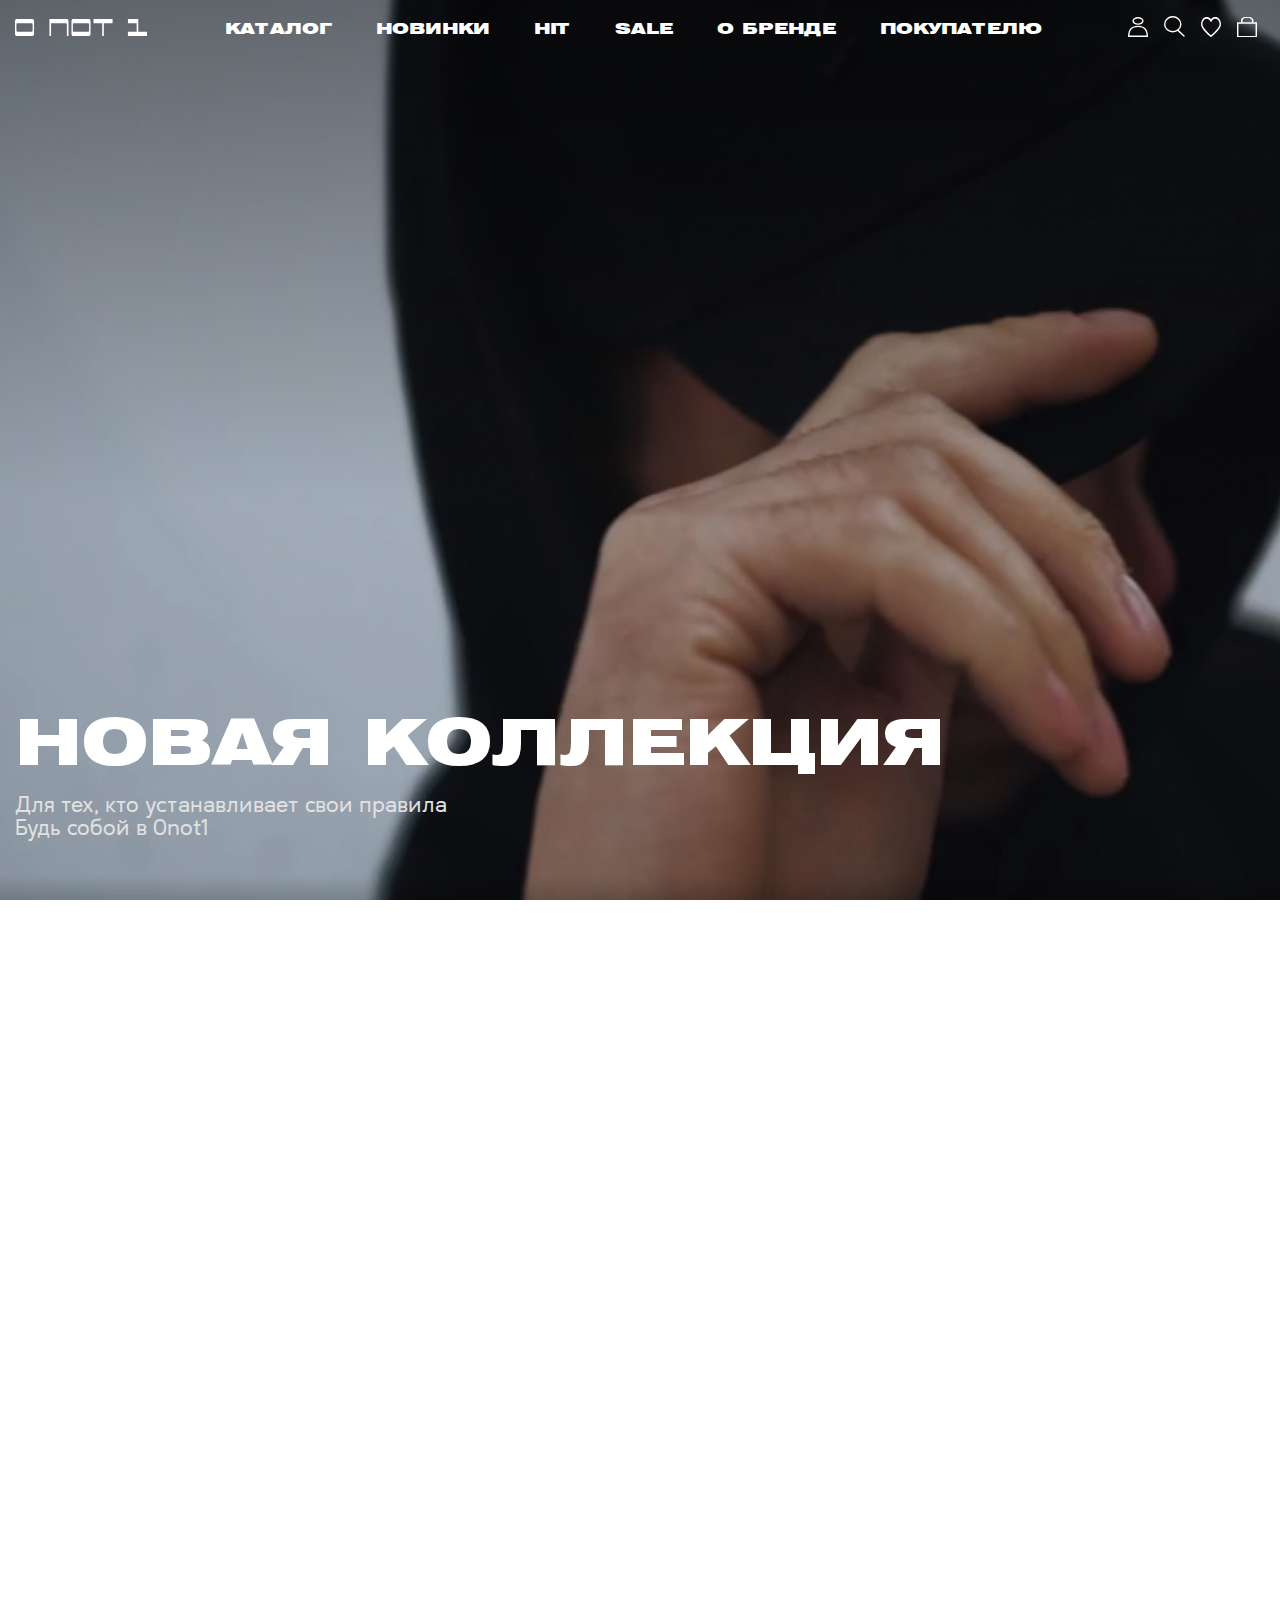
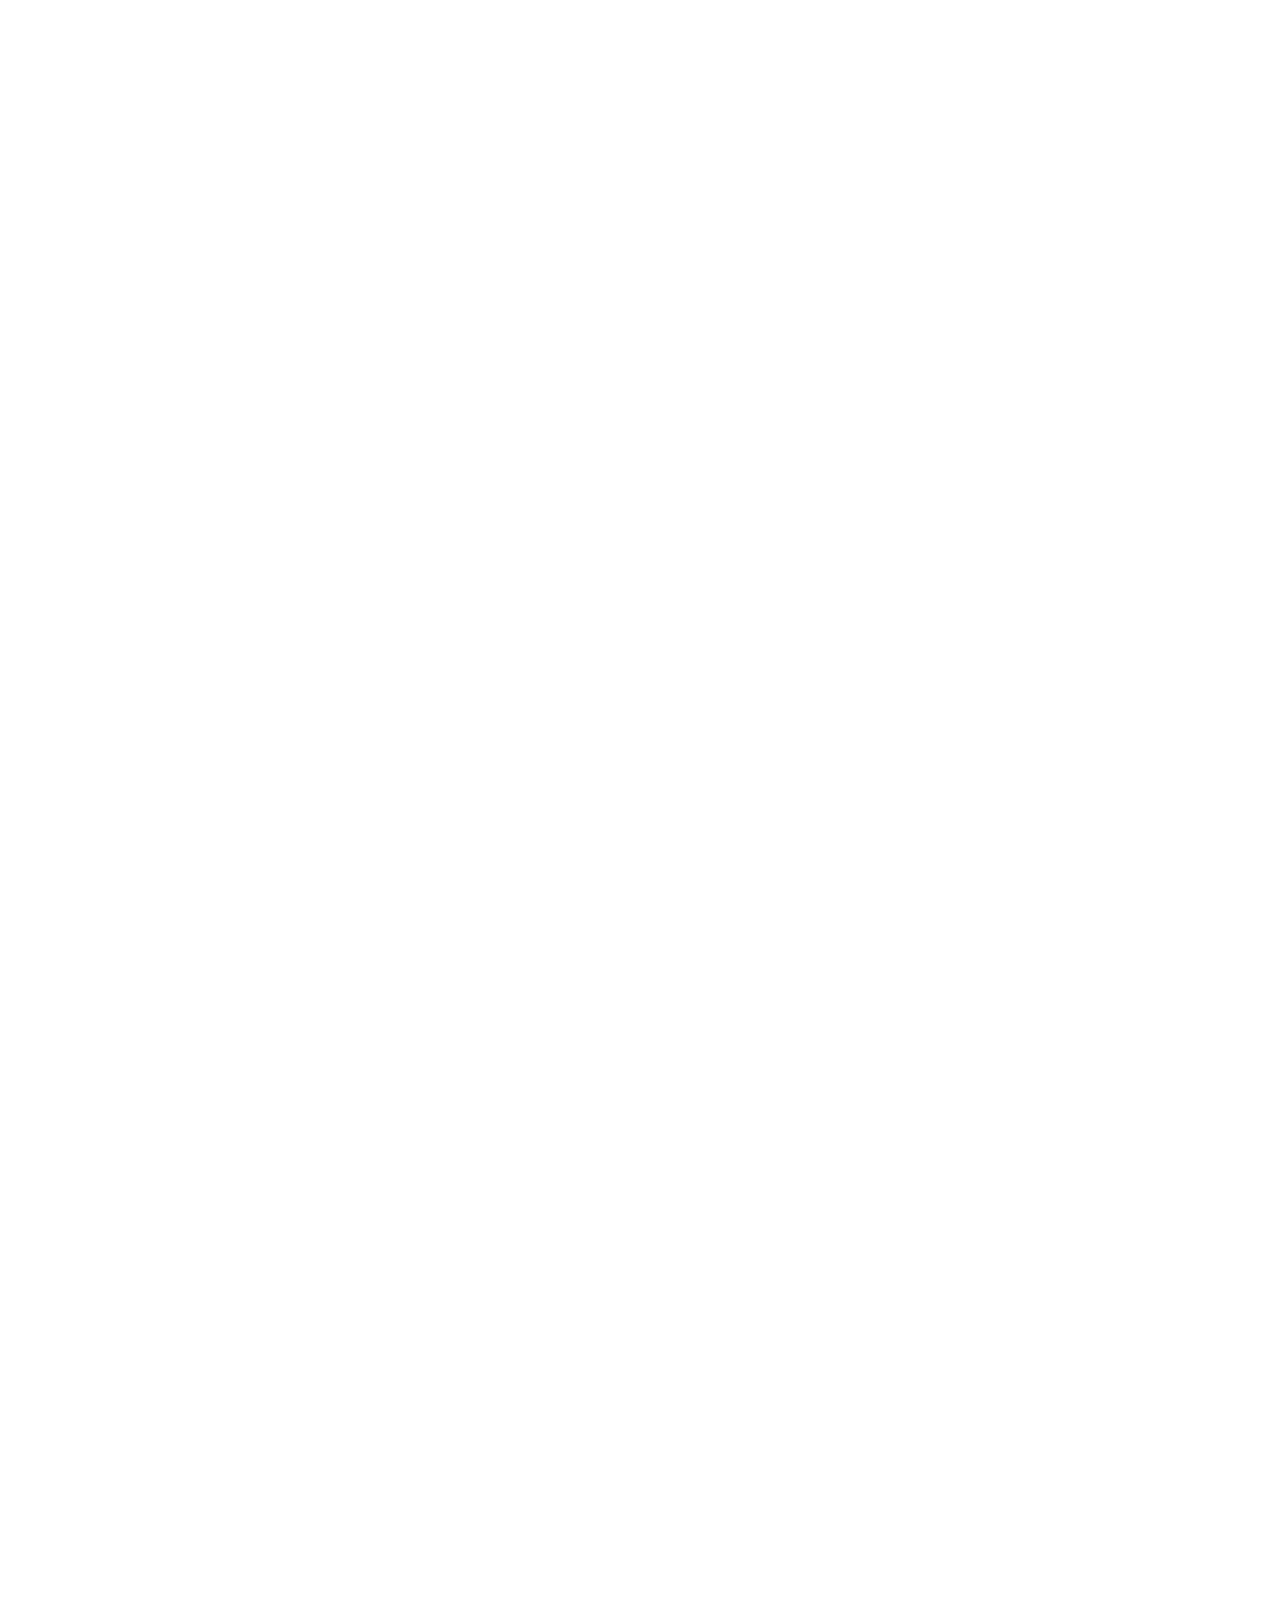
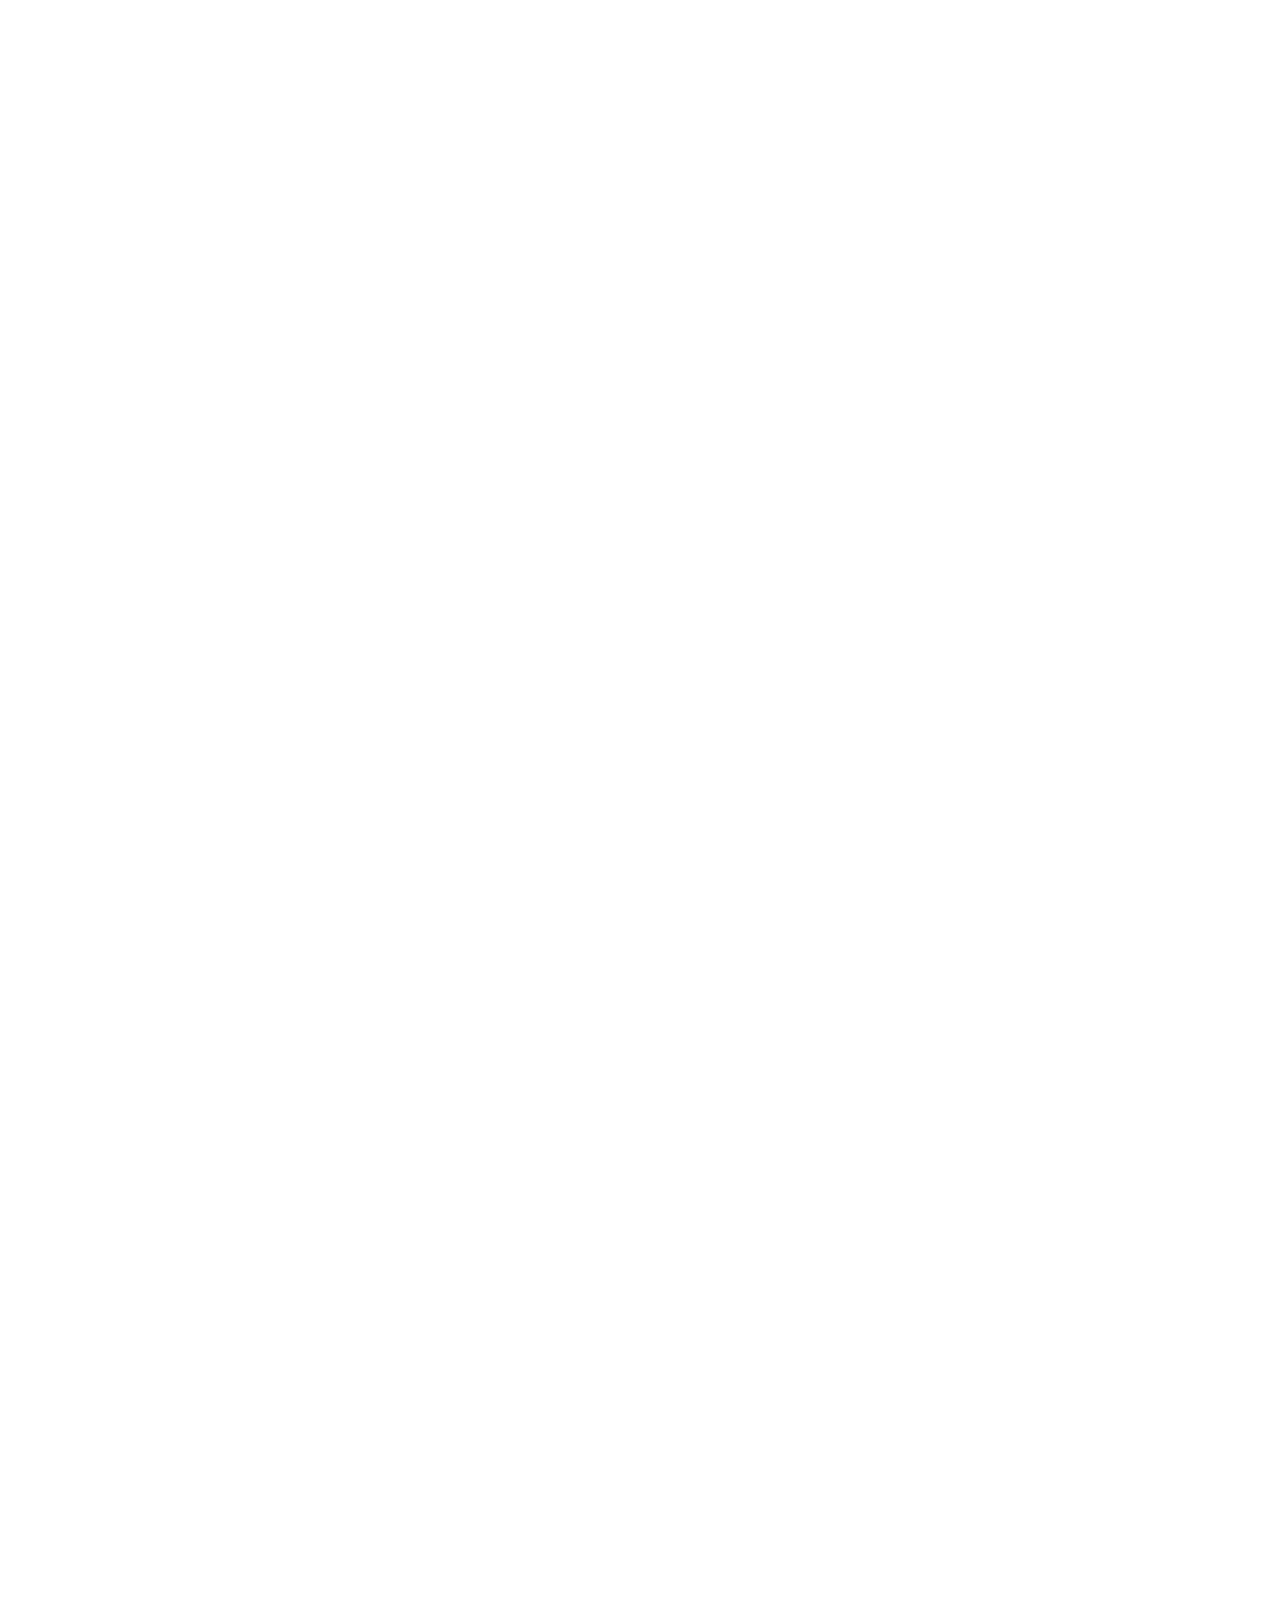
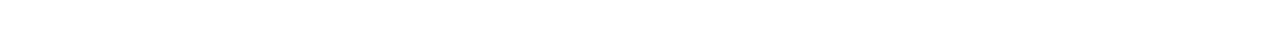
<file: docs/home.html>
<!DOCTYPE html>
<html lang="ru">

<head>
  <meta charset="UTF-8">
  <meta http-equiv="X-UA-Compatible" content="IE=edge">
  <meta name="viewport" content="width=device-width, initial-scale=1.0">
  <title>Document</title>
  <link rel="stylesheet" href="libs/fancybox/fancybox.css">
  <link rel="stylesheet" href="css/style.css">
</head>

<body class="home">



  <header id="header" class="header">

    <div id="search" class="fancybox_popap" style="display:none; max-width: 1100px;">
      <div class="search__inner">
        <form action="">
          <input class="search-input" type="search" name="поиск" value="" placeholder="Поиск по сайту">
          <input class="search-btn" type="submit">
          <button data-fancybox-close="" type="button" class="search-clous">Закрыть и очистить</button>
        </form>
      </div>
    </div>



    <div class="header__container">
      <div class="header__row flex-vcenter">
        <a href="/" class="header__logo"><img width="132" height="67" src="img/header/logo_white.svg"
            alt="Логотип сайта"></a>
        <div class="header__menu menu list_reset flex-vcenter">
          <button type="button" class="menu__icon icon-menu">
            <svg width="28" height="28" viewBox="0 0 28 28" fill="none" xmlns="http://www.w3.org/2000/svg">
              <path d="M2 2H26" stroke="" stroke-width="4" stroke-linecap="round" />
              <path d="M2 10H26" stroke="" stroke-width="4" stroke-linecap="round" />
              <path d="M2 17.9999H26" stroke="" stroke-width="4" stroke-linecap="round" />
              <path d="M2 26.0001H26" stroke="" stroke-width="4" stroke-linecap="round" />
            </svg>
          </button>
          <nav class="menu__body ">
            <ul>
              <li class="menu__item"><a href="#!" class="">Каталог</a></li>
              <li class="menu__item"><a href="#!" class="">Новинки</a></li>
              <li class="menu__item"><a href="#!" class="">HIT</a></li>
              <li class="menu__item"><a href="#!" class="">SALE</a></li>
              <li class="menu__item"><a href="#!" class="">О БРЕНДЕ</a></li>
              <li class="menu__item submenu__link">
                <a href="#!" class="">покупателю</a>
                <div class="submenu__inner">
                  <ul class="submenu">
                    <li class="submenu__item"><a href="#!">Доставка и оплата</a></li>
                    <li class="submenu__item"><a href="#!">Возврат и обмен</a></li>
                    <li class="submenu__item"><a href="#!">Вопросы и ответы</a></li>
                    <li class="submenu__item"><a href="#!">Программа лояльности</a></li>
                  </ul>
                </div>

              </li>
            </ul>
          </nav>
        </div>

        <ul class="header__social flex-vcenter">
          <li class="submenu__link">
            <a class="" href="#!">
              <svg id="user" width="20" height="20" viewBox="0 0 20 20" fill="none" xmlns="http://www.w3.org/2000/svg">
                <path
                  d="M14.8554 3.91303C14.8554 4.70444 14.401 5.49077 13.5252 6.10767C12.6513 6.72322 11.4071 7.12607 9.99989 7.12607C8.59271 7.12607 7.34853 6.72322 6.47461 6.10767C5.59876 5.49077 5.14434 4.70444 5.14434 3.91303C5.14434 3.12163 5.59876 2.33529 6.47461 1.71839C7.34853 1.10285 8.59271 0.7 9.99989 0.7C11.4071 0.7 12.6513 1.10285 13.5252 1.71839C14.401 2.33529 14.8554 3.12163 14.8554 3.91303Z"
                  stroke="white" stroke-width="1.4" />
                <mask id="path-2-inside-1_202_124" fill="white">
                  <path fill-rule="evenodd" clip-rule="evenodd"
                    d="M0 19.999H20C19.9999 13.7561 18.125 8.69531 10 8.69531C1.87502 8.69531 0.000121616 13.7561 0 19.999Z" />
                </mask>
                <path
                  d="M0 19.999L-1.4 19.999L-1.40003 21.399H0V19.999ZM20 19.999V21.399H21.4L21.4 19.999L20 19.999ZM0 21.399H20V18.599H0V21.399ZM10 10.0953C13.7522 10.0953 15.7645 11.2446 16.9137 12.8283C18.1324 14.5077 18.5999 16.9629 18.6 19.9991L21.4 19.999C21.3999 16.7922 20.93 13.5955 19.1799 11.1838C17.3604 8.67639 14.3728 7.29531 10 7.29531V10.0953ZM1.4 19.9991C1.40006 16.9629 1.86761 14.5077 3.08628 12.8283C4.23548 11.2446 6.24782 10.0953 10 10.0953V7.29531C5.6272 7.29531 2.6396 8.67639 0.820073 11.1838C-0.92998 13.5955 -1.39994 16.7922 -1.4 19.999L1.4 19.9991Z"
                  fill="white" mask="url(#path-2-inside-1_202_124)" />
              </svg>
            </a>
            <div class="submenu__inner">
              <ul class="submenu">
                <li class="submenu__item"><a href="#!">Профиль</a></li>
                <li class="submenu__item"><a href="#!">Мои заказы</a></li>
                <li class="submenu__item"><a href="#!">Мои адреса</a></li>
              </ul>
            </div>
          </li>
          <li class="search__link">
            <a data-fancybox data-src="#search" data-animation-effect="false" href="#!">
              <svg id="search" width="21" height="21" viewBox="0 0 21 21" fill="none"
                xmlns="http://www.w3.org/2000/svg">
                <path
                  d="M16.8 8.23529C16.8 12.3575 13.2365 15.7706 8.75 15.7706C4.26352 15.7706 0.7 12.3575 0.7 8.23529C0.7 4.11304 4.26352 0.7 8.75 0.7C13.2365 0.7 16.8 4.11304 16.8 8.23529Z"
                  stroke="white" stroke-width="1.4" />
                <path d="M13.75 14.1172L20 19.9995" stroke="white" stroke-width="1.4" stroke-linecap="round" />
              </svg>
            </a>
          </li>
          <li>
            <a href="#!">
              <svg id="favorites" width="20" height="20" viewBox="0 0 20 20" fill="none"
                xmlns="http://www.w3.org/2000/svg">
                <path id="Vector (Stroke)" fill-rule="evenodd" clip-rule="evenodd"
                  d="M16.6727 2.62415C16.0063 1.99076 15.1469 1.64225 14.2523 1.64225C13.2146 1.64225 12.2143 2.11319 11.5072 2.93313C11.17 3.32551 10.8936 3.78633 10.6403 4.3802C10.5386 4.61884 10.3446 4.78253 10.1213 4.82675C10.0856 4.8338 10.0493 4.83782 10.0124 4.83861C9.96994 4.83741 9.92737 4.83216 9.88533 4.82299C9.67419 4.77693 9.47649 4.63207 9.37156 4.40574L9.24909 4.14014C8.52728 2.54992 7.24933 1.63405 5.80655 1.63405C5.57378 1.63405 5.33765 1.65816 5.10446 1.70732C3.88732 1.96135 2.92771 2.73743 2.25161 4.01385C1.2467 5.90921 1.15653 7.55872 1.96725 9.20246C2.47935 10.2412 3.15083 11.2617 4.02028 12.3236C5.63082 14.2922 7.53621 16.1717 9.99774 18.2184C12.2596 16.3414 14.0149 14.6388 15.5499 12.8399C16.4055 11.8382 17.3719 10.6153 18.0568 9.13353C18.3206 8.5628 18.5877 7.88506 18.5739 7.17406C18.534 5.29028 17.9125 3.80079 16.6727 2.62415ZM10.9323 1.32927C11.8576 0.481058 13.0383 0.0052637 14.2523 0.0052637C15.4778 0.0052637 16.6601 0.486333 17.5807 1.36171C19.1363 2.83817 19.9496 4.78125 19.9991 7.13694C20.0213 8.23164 19.6455 9.18993 19.3158 9.90189C18.5466 11.5683 17.4947 12.9025 16.5678 13.9881C14.9078 15.9331 13.0091 17.7614 10.5921 19.745L10.5898 19.7469C10.4956 19.8271 10.3126 19.9828 10.0447 19.9987C10.0302 19.9996 10.0153 20 10.0003 20C9.98297 20 9.96573 19.9994 9.94857 19.9983C9.77596 19.9865 9.61025 19.9159 9.45461 19.7874C6.77582 17.5865 4.71902 15.5716 2.98139 13.4487C2.03268 12.2899 1.29535 11.1658 0.727047 10.0123C-0.336164 7.85614 -0.232569 5.55154 1.03322 3.1621C1.93034 1.46968 3.215 0.437648 4.84904 0.0968503C6.36659 -0.221886 7.89709 0.260426 9.06467 1.33264C9.41211 1.6517 9.72742 2.023 10.0007 2.44098C10.1546 2.20382 10.3186 1.98546 10.4935 1.78204C10.632 1.62117 10.7786 1.47008 10.9323 1.32927Z"
                  fill="white" />
              </svg>
            </a>
          </li>
          <li>
            <a href="#!">
              <svg id="basket" width="20" height="20" viewBox="0 0 20 20" fill="none"
                xmlns="http://www.w3.org/2000/svg">
                <mask id="path-1-inside-1_202_133" fill="white">
                  <path fill-rule="evenodd" clip-rule="evenodd"
                    d="M20 20.0003H0V5.42188H20V20.0003ZM1.25786 18.959H18.7421V6.46319H1.25786V18.959Z" />
                </mask>
                <path fill-rule="evenodd" clip-rule="evenodd"
                  d="M20 20.0003H0V5.42188H20V20.0003ZM1.25786 18.959H18.7421V6.46319H1.25786V18.959Z" fill="white" />
                <path
                  d="M20 20.0003V21.4003H21.4V20.0003H20ZM0 20.0003H-1.4V21.4003H0V20.0003ZM0 5.42188V4.02188H-1.4V5.42188H0ZM20 5.42188H21.4V4.02188H20V5.42188ZM1.25786 18.959H-0.142138V20.359H1.25786V18.959ZM18.7421 18.959V20.359H20.1421V18.959H18.7421ZM18.7421 6.46319H20.1421V5.06319H18.7421V6.46319ZM1.25786 6.46319V5.06319H-0.142138V6.46319H1.25786ZM20 18.6003H0V21.4003H20V18.6003ZM1.4 20.0003V5.42188H-1.4V20.0003H1.4ZM0 6.82187H20V4.02188H0V6.82187ZM18.6 5.42188V20.0003H21.4V5.42188H18.6ZM1.25786 20.359H18.7421V17.559H1.25786V20.359ZM20.1421 18.959V6.46319H17.3421V18.959H20.1421ZM18.7421 5.06319H1.25786V7.86319H18.7421V5.06319ZM-0.142138 6.46319V18.959H2.65786V6.46319H-0.142138Z"
                  fill="white" mask="url(#path-1-inside-1_202_133)" />
                <mask id="path-3-inside-2_202_133" fill="white">
                  <path fill-rule="evenodd" clip-rule="evenodd"
                    d="M16.276 5.4545H14.9254V3.11686C14.9254 1.87589 13.3496 0.865794 11.4137 0.865794H8.89255C6.95664 0.865794 5.3809 1.87589 5.3809 3.11686L5.3809 5.4545H4.03027V3.11686C4.03027 1.38527 6.19128 0 8.89255 0H11.4137C14.115 0 16.276 1.38527 16.276 3.11686V5.4545Z" />
                </mask>
                <path fill-rule="evenodd" clip-rule="evenodd"
                  d="M16.276 5.4545H14.9254V3.11686C14.9254 1.87589 13.3496 0.865794 11.4137 0.865794H8.89255C6.95664 0.865794 5.3809 1.87589 5.3809 3.11686L5.3809 5.4545H4.03027V3.11686C4.03027 1.38527 6.19128 0 8.89255 0H11.4137C14.115 0 16.276 1.38527 16.276 3.11686V5.4545Z"
                  fill="white" />
                <path
                  d="M16.276 5.4545V6.8545H17.676V5.4545H16.276ZM14.9254 5.4545H13.5254V6.8545H14.9254V5.4545ZM5.3809 3.11686L3.9809 3.11686L3.9809 3.11686L5.3809 3.11686ZM5.3809 5.4545V6.8545H6.7809L6.7809 5.4545L5.3809 5.4545ZM4.03027 5.4545H2.63027V6.8545H4.03027V5.4545ZM16.276 4.0545H14.9254V6.8545H16.276V4.0545ZM16.3254 5.4545V3.11686H13.5254V5.4545H16.3254ZM16.3254 3.11686C16.3254 1.855 15.5272 0.908983 14.651 0.347332C13.7584 -0.224901 12.6098 -0.534206 11.4137 -0.534206V2.26579C12.1536 2.26579 12.7608 2.46153 13.14 2.70459C13.3267 2.82431 13.4304 2.93708 13.481 3.01367C13.5273 3.08362 13.5254 3.11481 13.5254 3.11686H16.3254ZM11.4137 -0.534206H8.89255V2.26579H11.4137V-0.534206ZM8.89255 -0.534206C7.6965 -0.534206 6.5479 -0.224901 5.65523 0.347332C4.77905 0.908983 3.9809 1.855 3.9809 3.11686H6.7809C6.7809 3.11481 6.77898 3.08362 6.82522 3.01367C6.87585 2.93708 6.97954 2.82431 7.1663 2.70459C7.54546 2.46153 8.15269 2.26579 8.89255 2.26579V-0.534206ZM3.9809 3.11686L3.9809 5.4545L6.7809 5.4545L6.7809 3.11686L3.9809 3.11686ZM5.3809 4.0545H4.03027V6.8545H5.3809V4.0545ZM5.43027 5.4545V3.11686H2.63027V5.4545H5.43027ZM5.43027 3.11686C5.43027 2.88558 5.57412 2.49146 6.20397 2.08771C6.82195 1.69157 7.76566 1.4 8.89255 1.4V-1.4C7.31817 -1.4 5.83074 -0.998936 4.6929 -0.269546C3.56693 0.452233 2.63027 1.61655 2.63027 3.11686H5.43027ZM8.89255 1.4H11.4137V-1.4H8.89255V1.4ZM11.4137 1.4C12.5406 1.4 13.4843 1.69157 14.1023 2.08771C14.7321 2.49146 14.876 2.88558 14.876 3.11686H17.676C17.676 1.61655 16.7393 0.452233 15.6134 -0.269546C14.4755 -0.998936 12.9881 -1.4 11.4137 -1.4V1.4ZM14.876 3.11686V5.4545H17.676V3.11686H14.876Z"
                  fill="white" mask="url(#path-3-inside-2_202_133)" />
              </svg>

            </a>
          </li>



        </ul>

      </div>

      <div class="header__col menu__mobile">
        <button type="button" class="menu__mobile--clouse">
          <svg width="41" height="41" viewBox="0 0 41 41" fill="none" xmlns="http://www.w3.org/2000/svg">
            <line x1="10.016" y1="10.5287" x2="19.178" y2="20.1821" stroke="black" />
            <line x1="19.1781" y1="20.182" x2="29.8671" y2="31.4443" stroke="black" />
            <line x1="30.7432" y1="10.1515" x2="19.4054" y2="20.8883" stroke="black" />
            <line x1="19.1628" y1="20.8859" x2="9.58931" y2="30.1322" stroke="black" />
          </svg>
        </button>
        <div class="menu__mobile__cat">
          <ul>
            <li><a href="#!">АКЦИИ</a></li>
            <li><a href="#!">НОВИНКИ</a></li>
            <li><a href="#!">ФУТБОЛКИ</a></li>
            <li><a href="#!">ХУДИ И СВИТШОТЫ</a></li>
            <li><a href="#!">РУБАШКИ И ВОДОЛАЗКИ</a></li>
            <li><a href="#!">БРЮКИ</a></li>
            <li><a href="#!">ШОРТЫ</a></li>
            <li><a href="#!">КУРТКИ И БОМБЕРЫ</a></li>
          </ul>
        </div>
        <div class="menu__mobile__page flex-col">
          <a href="#!">ОПЛАТА И ДОСТАВКА</a>
          <a href="#!">КАК ОФОРМИТЬ ЗАКАЗ</a>
          <a href="#!">ВОЗВРАТ И ОБМЕН</a>
        </div>
      </div>

    </div>
  </header>

  <main class="main">

    <!-- hero -->
    <div class="hero">
      <img class="hero--img" src="img/hero/hero_bg.webp" alt="">
      <div class="hero__container">
        <div class="hero__row ">
          <div class="hero__title title">новая коллекция</div>
          <div class="hero__subtitle">Для тех, кто устанавливает свои правила <br> Будь собой в 0not1
          </div>
        </div>
      </div>
    </div>

    <div class="advertising__text flex-top">
      <div class="advertising__text__container flex-top">
        <div class="advertising__text__l">
          <img src="img/header/logo_black.svg" alt="">
        </div>
        <div class="advertising__text__r flex-top">
          <p>Бренд универсальной мужской одежды 0not1 отличается маскулинным минималистичным дизайном, лаконичными
            расцветками и ставкой на качество. Фирменный точный крой и тщательный подбор материалов делают каждую вещь
            по-настоящему стильной и при этом комфортной, как вторая кожа. </p>
          <p>В 0not1 ты найдёшь вещи на любой случай своей жизни. Мы продумали все детали, чтобы ты одинаково стильно и
            уверенно чувствовал себя везде. Дома за компьютером и с друзьями в гаражах, на неформальных встречах и в
            спонтанной вылазке на край света, на свидании и на работе — каждая вещь от 0not1 всегда кстати.
          </p>
        </div>
      </div>
    </div>

    <!--  -->
    <div class="cat__nav__top">
      <ul>
        <li>
          <a href="#!">
            <img src="img/cat_nav/1.webp" alt="новинки">
            <span>новинки</span>
          </a>
        </li>
        <li>
          <a href="#!">
            <img src="img/cat_nav/2.webp" alt="АКЦИИ">
            <span>АКЦИИ</span>
          </a>
        </li>
      </ul>
    </div>

    <!--  -->
    <div class="new_collection">
      <div class="collection__header__container">
        <h2 class="h2 title">Новая коллекция</h2>
        <div class="nav__list list_reset">
          <ul>
            <li><a href="#!">ФУТБОЛКИ</a></li>
            <li><a href="#!">ХУДИ И свитшоты</a></li>
            <li><a href="#!">рубашки и водолазки</a></li>
            <li><a href="#!">БРЮКИ</a></li>
            <li><a href="#!">шорты</a></li>
            <li><a href="#!">куртки и бомберы</a></li>
          </ul>
        </div>
      </div>
      <div class="collection__container">
        <div class="collection__inner collection__inner">
          <div class="collection__item cart panel">

            <div class="cart__img">
              <a href="#!"><img width="300" height="409" src="img/cart/1.webp" alt="Свитшот 0 nOT 1"></a>
            </div>

            <div class="cart__data flex-vcenter">
              <div class="color__list list_reset">
                <ul>
                  <li style="background-color: red;"><a href="#!"><span>Красный</span></a></li>
                  <li style="background-color: green;"><a href="#!"><span>Зеленый</span></a></li>
                  <li style="background-color: black;"><a href="#!"><span>Черный</span></a></li>
                </ul>
              </div>
              <div class="size__list list_reset">
                <ul>
                  <li><a href="#!"><span>S</span></a></li>
                  <li><a href="#!"><span>M</span></a></li>
                  <li><a href="#!"><span>L</span></a></li>
                  <li><a href="#!"><span>XL</span></a></li>
                </ul>
              </div>
            </div>

            <div class="cart__name">
              <a href="#!">Свитшот 0 nOT 1</a>
            </div>

            <div class="cart__art">R2D2</div>
            <div class="cart__price">13 990 ₽ </div>

          </div>
          <div class="collection__item cart panel">

            <div class="cart__img">
              <img width="300" height="409" src="img/cart/1.webp" alt="">
            </div>

            <div class="cart__data flex-vcenter">
              <div class="color__list list_reset">
                <ul>
                  <li style="background-color: red;"><a href="#!"><span>Красный</span></a></li>
                  <li style="background-color: green;"><a href="#!"><span>Зеленый</span></a></li>
                  <li style="background-color: black;"><a href="#!"><span>Черный</span></a></li>
                </ul>
              </div>
              <div class="size__list list_reset">
                <ul>
                  <li><a href="#!"><span>S</span></a></li>
                  <li><a href="#!"><span>M</span></a></li>
                  <li><a href="#!"><span>L</span></a></li>
                  <li><a href="#!"><span>XL</span></a></li>
                </ul>
              </div>
            </div>

            <div class="cart__name">
              <a href="#!">Свитшот 0 nOT 1</a>
            </div>

            <div class="cart__art">R2D2</div>
            <div class="cart__price">13 990 ₽ </div>

          </div>
          <div class="collection__item cart panel">

            <div class="cart__img">
              <img width="300" height="409" src="img/cart/1.webp" alt="">
            </div>

            <div class="cart__data flex-vcenter">
              <div class="color__list list_reset">
                <ul>
                  <li style="background-color: red;"><a href="#!"><span>Красный</span></a></li>
                  <li style="background-color: green;"><a href="#!"><span>Зеленый</span></a></li>
                  <li style="background-color: black;"><a href="#!"><span>Черный</span></a></li>
                </ul>
              </div>
              <div class="size__list list_reset">
                <ul>
                  <li><a href="#!"><span>S</span></a></li>
                  <li><a href="#!"><span>M</span></a></li>
                  <li><a href="#!"><span>L</span></a></li>
                  <li><a href="#!"><span>XL</span></a></li>
                </ul>
              </div>
            </div>

            <div class="cart__name">
              <a href="#!">Свитшот 0 nOT 1</a>
            </div>

            <div class="cart__art">R2D2</div>
            <div class="cart__price">13 990 ₽ </div>

          </div>
          <div class="collection__item cart panel">

            <div class="cart__img">
              <img width="300" height="409" src="img/cart/1.webp" alt="">
            </div>

            <div class="cart__data flex-vcenter">
              <div class="color__list list_reset">
                <ul>
                  <li style="background-color: red;"><a href="#!"><span>Красный</span></a></li>
                  <li style="background-color: green;"><a href="#!"><span>Зеленый</span></a></li>
                  <li style="background-color: black;"><a href="#!"><span>Черный</span></a></li>
                </ul>
              </div>
              <div class="size__list list_reset">
                <ul>
                  <li><a href="#!"><span>S</span></a></li>
                  <li><a href="#!"><span>M</span></a></li>
                  <li><a href="#!"><span>L</span></a></li>
                  <li><a href="#!"><span>XL</span></a></li>
                </ul>
              </div>
            </div>

            <div class="cart__name">
              <a href="#!">Свитшот 0 nOT 1</a>
            </div>

            <div class="cart__art">R2D2</div>
            <div class="cart__price">13 990 ₽ </div>

          </div>
          <div class="collection__item cart panel">

            <div class="cart__img">
              <img width="300" height="409" src="img/cart/1.webp" alt="">
            </div>

            <div class="cart__data flex-vcenter">
              <div class="color__list list_reset">
                <ul>
                  <li style="background-color: red;"><a href="#!"><span>Красный</span></a></li>
                  <li style="background-color: green;"><a href="#!"><span>Зеленый</span></a></li>
                  <li style="background-color: black;"><a href="#!"><span>Черный</span></a></li>
                </ul>
              </div>
              <div class="size__list list_reset">
                <ul>
                  <li><a href="#!"><span>S</span></a></li>
                  <li><a href="#!"><span>M</span></a></li>
                  <li><a href="#!"><span>L</span></a></li>
                  <li><a href="#!"><span>XL</span></a></li>
                </ul>
              </div>
            </div>

            <div class="cart__name">
              <a href="#!">Свитшот 0 nOT 1</a>
            </div>

            <div class="cart__art">R2D2</div>
            <div class="cart__price">13 990 ₽ </div>

          </div>
          <div class="collection__item cart panel">

            <div class="cart__img">
              <img width="300" height="409" src="img/cart/1.webp" alt="">
            </div>

            <div class="cart__data flex-vcenter">
              <div class="color__list list_reset">
                <ul>
                  <li style="background-color: red;"><a href="#!"><span>Красный</span></a></li>
                  <li style="background-color: green;"><a href="#!"><span>Зеленый</span></a></li>
                  <li style="background-color: black;"><a href="#!"><span>Черный</span></a></li>
                </ul>
              </div>
              <div class="size__list list_reset">
                <ul>
                  <li><a href="#!"><span>S</span></a></li>
                  <li><a href="#!"><span>M</span></a></li>
                  <li><a href="#!"><span>L</span></a></li>
                  <li><a href="#!"><span>XL</span></a></li>
                </ul>
              </div>
            </div>

            <div class="cart__name">
              <a href="#!">Свитшот 0 nOT 1</a>
            </div>

            <div class="cart__art">R2D2</div>
            <div class="cart__price">13 990 ₽ </div>

          </div>
          <div class="collection__item cart panel">

            <div class="cart__img">
              <img width="300" height="409" src="img/cart/1.webp" alt="">
            </div>

            <div class="cart__data flex-vcenter">
              <div class="color__list list_reset">
                <ul>
                  <li style="background-color: red;"><a href="#!"><span>Красный</span></a></li>
                  <li style="background-color: green;"><a href="#!"><span>Зеленый</span></a></li>
                  <li style="background-color: black;"><a href="#!"><span>Черный</span></a></li>
                </ul>
              </div>
              <div class="size__list list_reset">
                <ul>
                  <li><a href="#!"><span>S</span></a></li>
                  <li><a href="#!"><span>M</span></a></li>
                  <li><a href="#!"><span>L</span></a></li>
                  <li><a href="#!"><span>XL</span></a></li>
                </ul>
              </div>
            </div>

            <div class="cart__name">
              <a href="#!">Свитшот 0 nOT 1</a>
            </div>

            <div class="cart__art">R2D2</div>
            <div class="cart__price">13 990 ₽ </div>

          </div>
          <div class="collection__item cart panel">

            <div class="cart__img">
              <img width="300" height="409" src="img/cart/1.webp" alt="">
            </div>

            <div class="cart__data flex-vcenter">
              <div class="color__list list_reset">
                <ul>
                  <li style="background-color: red;"><a href="#!"><span>Красный</span></a></li>
                  <li style="background-color: green;"><a href="#!"><span>Зеленый</span></a></li>
                  <li style="background-color: black;"><a href="#!"><span>Черный</span></a></li>
                </ul>
              </div>
              <div class="size__list list_reset">
                <ul>
                  <li><a href="#!"><span>S</span></a></li>
                  <li><a href="#!"><span>M</span></a></li>
                  <li><a href="#!"><span>L</span></a></li>
                  <li><a href="#!"><span>XL</span></a></li>
                </ul>
              </div>
            </div>

            <div class="cart__name">
              <a href="#!">Свитшот 0 nOT 1</a>
            </div>

            <div class="cart__art">R2D2</div>
            <div class="cart__price">13 990 ₽ </div>

          </div>

        </div>
      </div>

    </div>

    <!--  -->
    <div class="content_block">
      <div class="content_block__container flex-top">
        <div class="content_block__l">
          <img width="890" height="430" src="img/content/1.webp" alt="">
        </div>
        <div class="content_block__r">
          <h2 class="content_block__title title">
            Больше, чем просто одежда: 0not1 как стиль жизни
          </h2>
          <div class="content_block__list flex-top">
            <div class="content_block__list_l">
              <p>0not1 создают люди, которые, как и ты, ценят личную свободу и самовыражение. Дух 0not1 живёт в твоём
                районе, в тебе и в твоих друзьях.
              </p>
              <p>
                Мужчина в 0not1 всегда чувствует свою стихийную силу.</p>
              <p>В характере 0not1 — немного хулиганства и бунтарства, чтобы отстаивать свои границы; желание ставить
                собственные цели, не навязанные извне; и, конечно, готовность быстро действовать по ситуации, чтобы не
                пропустить важные возможности. Поэтому вся одежда 0not1 неизменно практична и универсальна.</p>
            </div>
            <div class="content_block__list_r">
              <p>Бренд 0not1 создан для смелого и дерзкого современного мужчины, который хорошо знает себя. Он движется
                в самостоятельно выбранном направлении, не позволяя сбивать себя с пути и диктовать правила извне.
                Философия бренда — в том, чтобы слышать свой голос и решать, что делать здесь и сейчас.</p>
            </div>

          </div>
        </div>
      </div>
    </div>

    <!--  -->
    <div class="news _padding">
      <div class="news__container">
        <h2 class="news__title title">ЧИТАЙ НАС ОНЛАЙН</h2>
        <div class="news_subtitle">Актуальные новости из мира моды и fashion - индустрии </div>

        <div class="news__inner collection__inner">
          <div class="news__item">
            <div class="news__img -bgi">
              <a href="#!"><img width="434" height="409" src="img/news/1.webp" alt="Модный показ в париже"></a>
            </div>
            <a class="news__link" href="#!">Модный показ в париже</a>
          </div>

          <div class="news__item">
            <div class="news__img -bgi">
              <a href="#!"><img width="434" height="409" src="img/news/2.webp" alt="ЦВЕТА 2023 года"></a>
            </div>
            <a class="news__link" href="#!">ЦВЕТА 2023 года</a>
          </div>

          <div class="news__item">
            <div class="news__img -bgi">
              <a href="#!"><img width="434" height="409" src="img/news/3.webp" alt="Брюки карго, актуальны?"></a>
            </div>
            <a class="news__link" href="#!">Брюки карго, актуальны?</a>
          </div>

          <div class="news__item">
            <div class="news__img -bgi">
              <a href="#!"><img width="434" height="409" src="img/news/4.webp" alt="Новые технологии"></a>
            </div>
            <a class="news__link" href="#!">Новые технологии</a>
          </div>

          <div class="news__item">
            <div class="news__img -bgi">
              <a href="#!"><img width="434" height="409" src="img/news/4.webp" alt="Новые технологии"></a>
            </div>
            <a class="news__link" href="#!">Новые технологии</a>
          </div>
        </div>
      </div>
    </div>

    <!--  -->
    <div class="news__one _padding">
      <div class="news__one__container">

        <div class="news__one__content flex-col">
          <img src="img/news/news_bg.webp" alt="">
          <div class="news__one__title">
            <h2 class="news__title title">ИДЕОЛОГИЯ БРЕНДА</h2>
            <div class="news_subtitle">Читай и узнавай информацию о своем любимом бренеде одежды </div>
          </div>
          <div class="news__one__btn">
            <a href="#!" class="btn-white">Читать подробнее</a>
          </div>
        </div>
      </div>
    </div>

  </main>

  <footer class="footer _padding">
    <div class="footer__container">
      <div class="footer__inner flex-top">

        <div class="footer__item footer__logo">
          <img width="182" height="32" src="img/header/logo_white.svg" alt="">
        </div>

        <div class="footer__item footer__nav">
          <div class="footer__nav__title">Каталог</div>
          <ul>
            <li><a href="#!">Новинки</a></li>
            <li><a href="#!">Sale</a></li>
            <li><a href="#!">Hit</a></li>
          </ul>
        </div>

        <div class="footer__item footer__nav flex-col">
          <div class="footer__nav__title">О нас</div>
          <ul>
            <li><a href="#!">Как оформить заказ</a></li>
            <li><a href="#!">Возврат и обмен</a></li>
            <li><a href="#!">Оплата и доставка</a></li>
          </ul>
        </div>

        <div class="footer__item footer__nav footer__nav_contakts flex-col">
          <div class="footer__nav__title">Контакты</div>
          <address>
            <a href="#!">telegram</a>
            <a href="mailto:0not1@mail.ru">0not1@mail.ru</a>
            <a href="tel:89999999999 ">8 999 999 99 99 </a>
          </address>
        </div>

        <div class="footer__item footer__nav footer__nav_solial flex-col">
          <div class="footer__nav__title">Соц сети</div>
          <a href="#!">vk.0not1.com</a>
          <a href="#!">instagram</a>
        </div>

      </div>
    </div>
  </footer>

  <script src="libs/query-3.7.0.min.js"></script>


  <script src="libs/jquery.inputmask.min.js"></script>
  <script src="libs/fancybox/fancybox.umd.js"></script>
  <script src="js/main.js"></script>
</body>

</html>
</file>
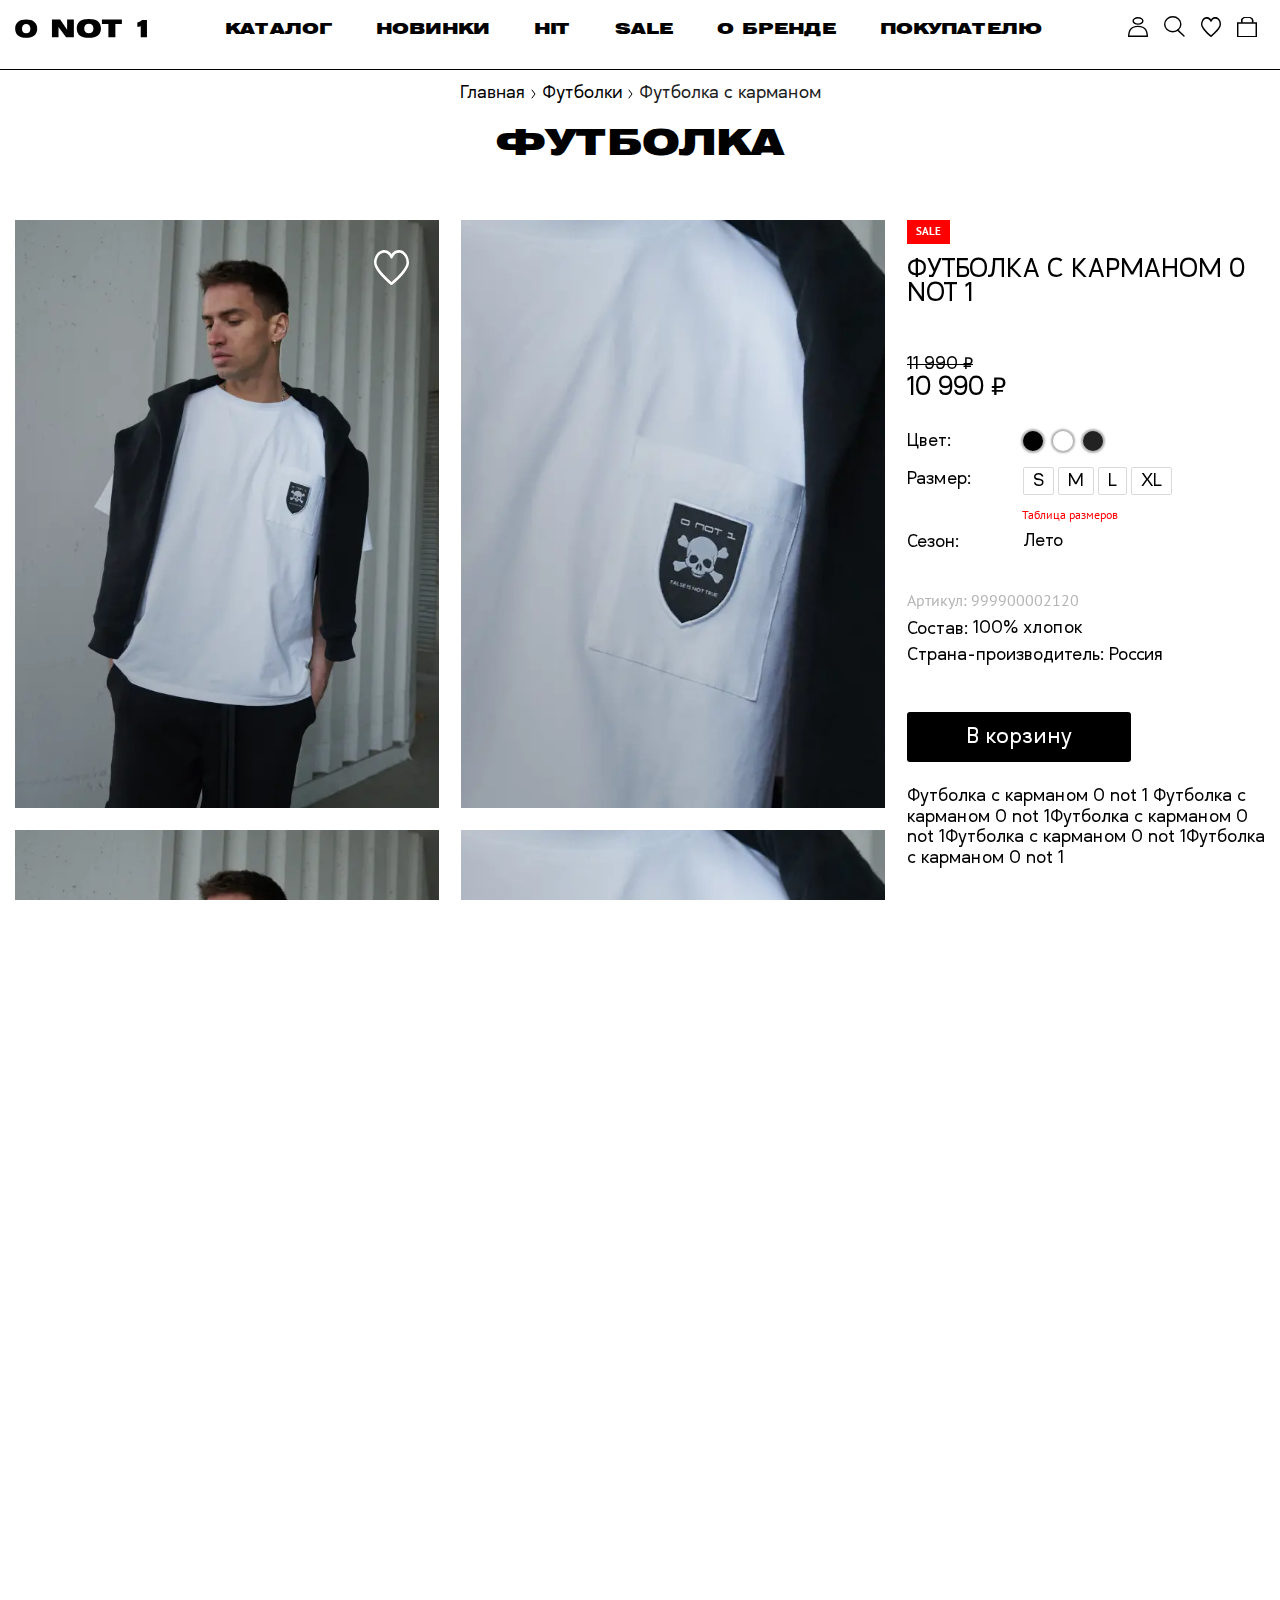
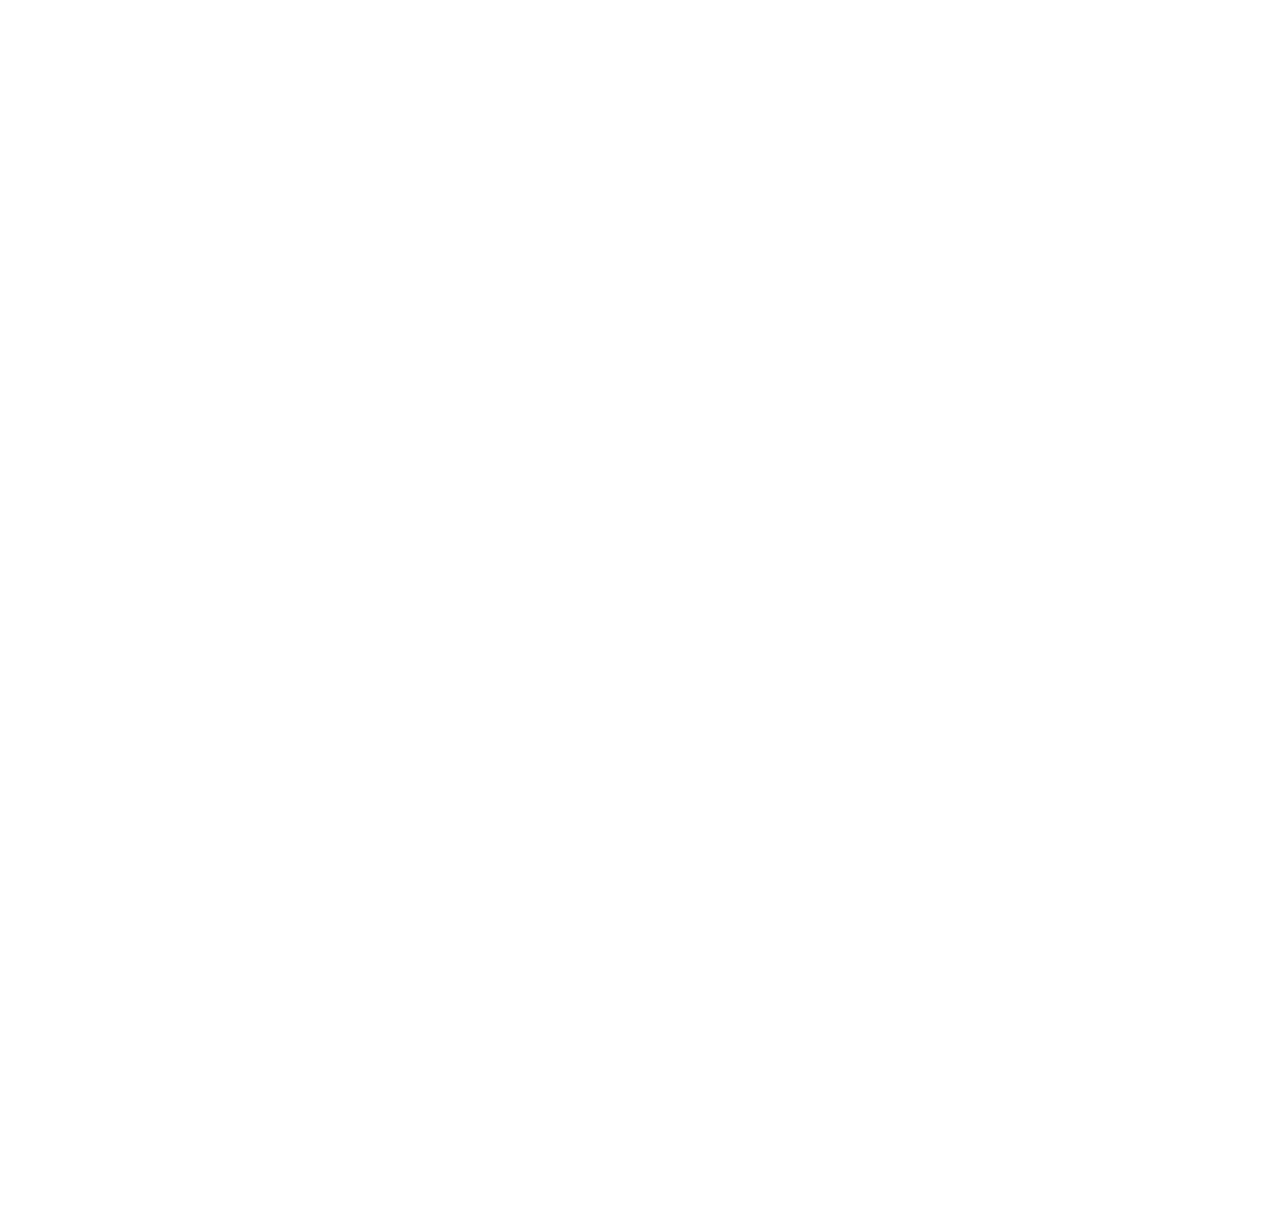
<file: docs/page_products.html>
<!DOCTYPE html>
<html lang="ru">

<head>
  <meta charset="UTF-8">
  <meta http-equiv="X-UA-Compatible" content="IE=edge">
  <meta name="viewport" content="width=device-width, initial-scale=1.0">
  <title>Document</title>
  <link rel="stylesheet" href="libs/fancybox/fancybox.css">
  <link rel="stylesheet" href="css/style.css">
</head>

<body>

  <header id="header" class="header header__white">

    <div id="search" class="fancybox_popap" style="display:none; max-width: 1100px;">
      <div class="search__inner">
        <form action="">
          <input class="search-input" type="search" name="поиск" value="" placeholder="Поиск по сайту">
          <input class="search-btn" type="submit">
          <button data-fancybox-close="" type="button" class="search-clous">Закрыть и очистить</button>
        </form>
      </div>
    </div>



    <div class="header__container">
      <div class="header__row flex-vcenter">
        <a href="/" class="header__logo"><img width="132" height="67" src="img/header/logo_black.svg"
            alt="Логотип сайта"></a>
        <div class="header__menu menu list_reset flex-vcenter">
          <button type="button" class="menu__icon icon-menu">
            <svg width="28" height="28" viewBox="0 0 28 28" fill="none" xmlns="http://www.w3.org/2000/svg">
              <path d="M2 2H26" stroke="" stroke-width="4" stroke-linecap="round" />
              <path d="M2 10H26" stroke="" stroke-width="4" stroke-linecap="round" />
              <path d="M2 17.9999H26" stroke="" stroke-width="4" stroke-linecap="round" />
              <path d="M2 26.0001H26" stroke="" stroke-width="4" stroke-linecap="round" />
            </svg>
          </button>
          <nav class="menu__body ">
            <ul>
              <li class="menu__item"><a href="#!" class="">Каталог</a></li>
              <li class="menu__item"><a href="#!" class="">Новинки</a></li>
              <li class="menu__item"><a href="#!" class="">HIT</a></li>
              <li class="menu__item"><a href="#!" class="">SALE</a></li>
              <li class="menu__item"><a href="#!" class="">О БРЕНДЕ</a></li>
              <li class="menu__item submenu__link">
                <a href="#!" class="">покупателю</a>
                <div class="submenu__inner">
                  <ul class="submenu">
                    <li class="submenu__item"><a href="#!">Доставка и оплата</a></li>
                    <li class="submenu__item"><a href="#!">Возврат и обмен</a></li>
                    <li class="submenu__item"><a href="#!">Вопросы и ответы</a></li>
                    <li class="submenu__item"><a href="#!">Программа лояльности</a></li>
                  </ul>
                </div>

              </li>
            </ul>
          </nav>
        </div>

        <ul class="header__social flex-vcenter">
          <li class="submenu__link">
            <a class="" href="#!">
              <svg id="user-black" width="20" height="20" viewBox="0 0 20 20" fill="none"
                xmlns="http://www.w3.org/2000/svg">
                <path
                  d="M14.8554 3.91303C14.8554 4.70444 14.401 5.49077 13.5252 6.10767C12.6513 6.72322 11.4071 7.12607 9.99989 7.12607C8.59271 7.12607 7.34853 6.72322 6.47461 6.10767C5.59876 5.49077 5.14434 4.70444 5.14434 3.91303C5.14434 3.12163 5.59876 2.33529 6.47461 1.71839C7.34853 1.10285 8.59271 0.7 9.99989 0.7C11.4071 0.7 12.6513 1.10285 13.5252 1.71839C14.401 2.33529 14.8554 3.12163 14.8554 3.91303Z"
                  stroke="black" stroke-width="1.4" />
                <mask id="path-2-inside-1_1_10809" fill="white">
                  <path fill-rule="evenodd" clip-rule="evenodd"
                    d="M0 19.999H20C19.9999 13.7561 18.125 8.69531 10 8.69531C1.87502 8.69531 0.000121616 13.7561 0 19.999Z" />
                </mask>
                <path
                  d="M0 19.999L-1.4 19.999L-1.40003 21.399H0V19.999ZM20 19.999V21.399H21.4L21.4 19.999L20 19.999ZM0 21.399H20V18.599H0V21.399ZM10 10.0953C13.7522 10.0953 15.7645 11.2446 16.9137 12.8283C18.1324 14.5077 18.5999 16.9629 18.6 19.9991L21.4 19.999C21.3999 16.7922 20.93 13.5955 19.1799 11.1838C17.3604 8.67639 14.3728 7.29531 10 7.29531V10.0953ZM1.4 19.9991C1.40006 16.9629 1.86761 14.5077 3.08628 12.8283C4.23548 11.2446 6.24782 10.0953 10 10.0953V7.29531C5.6272 7.29531 2.6396 8.67639 0.820073 11.1838C-0.92998 13.5955 -1.39994 16.7922 -1.4 19.999L1.4 19.9991Z"
                  fill="black" mask="url(#path-2-inside-1_1_10809)" />
              </svg>
            </a>
            <div class="submenu__inner">
              <ul class="submenu">
                <li class="submenu__item"><a href="#!">Профиль</a></li>
                <li class="submenu__item"><a href="#!">Мои заказы</a></li>
                <li class="submenu__item"><a href="#!">Мои адреса</a></li>
              </ul>
            </div>
          </li>
          <li class="search__link">
            <a data-fancybox data-src="#search" data-animation-effect="false" href="#!">
              <svg width="21" height="21" viewBox="0 0 21 21" fill="none" xmlns="http://www.w3.org/2000/svg">
                <path
                  d="M16.8 8.23529C16.8 12.3575 13.2365 15.7706 8.75 15.7706C4.26352 15.7706 0.7 12.3575 0.7 8.23529C0.7 4.11304 4.26352 0.7 8.75 0.7C13.2365 0.7 16.8 4.11304 16.8 8.23529Z"
                  stroke="black" stroke-width="1.4" />
                <path d="M13.75 14.1172L20 19.9995" stroke="black" stroke-width="1.4" stroke-linecap="round" />
              </svg>
            </a>
          </li>
          <li>
            <a href="#!">
              <svg width="20" height="20" viewBox="0 0 20 20" fill="none" xmlns="http://www.w3.org/2000/svg">
                <path fill-rule="evenodd" clip-rule="evenodd"
                  d="M15.5499 12.8399C16.4055 11.8382 17.3719 10.6153 18.0568 9.13353C18.3206 8.5628 18.5877 7.88506 18.5739 7.17406C18.534 5.29028 17.9125 3.80079 16.6727 2.62415C16.0063 1.99076 15.1469 1.64225 14.2523 1.64225C13.2146 1.64225 12.2143 2.11319 11.5072 2.93313C11.17 3.32551 10.8936 3.78633 10.6403 4.3802C10.5386 4.61884 10.3446 4.78253 10.1213 4.82675C10.0856 4.8338 10.0493 4.83782 10.0124 4.83861C9.96994 4.83741 9.92737 4.83216 9.88533 4.82299C9.67419 4.77693 9.47649 4.63207 9.37156 4.40574L9.24909 4.14014C8.52728 2.54992 7.24933 1.63405 5.80655 1.63405C5.57378 1.63405 5.33765 1.65816 5.10446 1.70732C3.88732 1.96135 2.92771 2.73743 2.25161 4.01385C1.2467 5.90921 1.15653 7.55872 1.96725 9.20246C2.47935 10.2412 3.15083 11.2617 4.02028 12.3236C5.63082 14.2922 7.53621 16.1717 9.99774 18.2184C12.2596 16.3414 14.0149 14.6388 15.5499 12.8399ZM10.9323 1.32926C11.8576 0.481058 13.0383 0.0052637 14.2523 0.0052637C15.4778 0.0052637 16.6601 0.486333 17.5807 1.36171C19.1363 2.83817 19.9496 4.78125 19.9991 7.13694C20.0213 8.23164 19.6455 9.18992 19.3158 9.90189C18.5466 11.5683 17.4947 12.9025 16.5678 13.9881C14.9078 15.9331 13.0091 17.7614 10.5921 19.745L10.5898 19.7469C10.4956 19.8271 10.3126 19.9828 10.0447 19.9987C10.0302 19.9996 10.0153 20 10.0003 20C9.98297 20 9.96573 19.9994 9.94857 19.9983C9.77596 19.9865 9.61025 19.9159 9.45461 19.7874C6.77582 17.5865 4.71902 15.5716 2.98139 13.4487C2.03268 12.2899 1.29535 11.1658 0.727047 10.0123C-0.336164 7.85614 -0.232569 5.55154 1.03322 3.1621C1.93034 1.46968 3.215 0.437648 4.84904 0.0968503C6.36659 -0.221886 7.89709 0.260426 9.06467 1.33264C9.41211 1.6517 9.72742 2.023 10.0007 2.44098C10.1546 2.20382 10.3186 1.98546 10.4935 1.78204C10.632 1.62116 10.7786 1.47008 10.9323 1.32926Z"
                  fill="black" />
              </svg>
            </a>
          </li>
          <li>
            <a href="#!">
              <svg width="20" height="20" viewBox="0 0 20 20" fill="none" xmlns="http://www.w3.org/2000/svg">
                <mask id="path-1-inside-1_1_10819" fill="white">
                  <path fill-rule="evenodd" clip-rule="evenodd"
                    d="M20 20.0003H0V5.42188H20V20.0003ZM1.25786 18.959H18.7421V6.46319H1.25786V18.959Z" />
                </mask>
                <path fill-rule="evenodd" clip-rule="evenodd"
                  d="M20 20.0003H0V5.42188H20V20.0003ZM1.25786 18.959H18.7421V6.46319H1.25786V18.959Z" fill="black" />
                <path
                  d="M20 20.0003V21.4003H21.4V20.0003H20ZM0 20.0003H-1.4V21.4003H0V20.0003ZM0 5.42188V4.02188H-1.4V5.42188H0ZM20 5.42188H21.4V4.02188H20V5.42188ZM1.25786 18.959H-0.142138V20.359H1.25786V18.959ZM18.7421 18.959V20.359H20.1421V18.959H18.7421ZM18.7421 6.46319H20.1421V5.06319H18.7421V6.46319ZM1.25786 6.46319V5.06319H-0.142138V6.46319H1.25786ZM20 18.6003H0V21.4003H20V18.6003ZM1.4 20.0003V5.42188H-1.4V20.0003H1.4ZM0 6.82187H20V4.02188H0V6.82187ZM18.6 5.42188V20.0003H21.4V5.42188H18.6ZM1.25786 20.359H18.7421V17.559H1.25786V20.359ZM20.1421 18.959V6.46319H17.3421V18.959H20.1421ZM18.7421 5.06319H1.25786V7.86319H18.7421V5.06319ZM-0.142138 6.46319V18.959H2.65786V6.46319H-0.142138Z"
                  fill="black" mask="url(#path-1-inside-1_1_10819)" />
                <mask id="path-3-inside-2_1_10819" fill="white">
                  <path fill-rule="evenodd" clip-rule="evenodd"
                    d="M16.276 5.4545H14.9254V3.11686C14.9254 1.87589 13.3496 0.865794 11.4137 0.865794H8.89255C6.95664 0.865794 5.3809 1.87589 5.3809 3.11686L5.3809 5.4545H4.03027V3.11686C4.03027 1.38527 6.19128 0 8.89255 0H11.4137C14.115 0 16.276 1.38527 16.276 3.11686V5.4545Z" />
                </mask>
                <path fill-rule="evenodd" clip-rule="evenodd"
                  d="M16.276 5.4545H14.9254V3.11686C14.9254 1.87589 13.3496 0.865794 11.4137 0.865794H8.89255C6.95664 0.865794 5.3809 1.87589 5.3809 3.11686L5.3809 5.4545H4.03027V3.11686C4.03027 1.38527 6.19128 0 8.89255 0H11.4137C14.115 0 16.276 1.38527 16.276 3.11686V5.4545Z"
                  fill="black" />
                <path
                  d="M16.276 5.4545V6.8545H17.676V5.4545H16.276ZM14.9254 5.4545H13.5254V6.8545H14.9254V5.4545ZM5.3809 3.11686H3.9809V3.11686L5.3809 3.11686ZM5.3809 5.4545V6.8545H6.7809V5.4545H5.3809ZM4.03027 5.4545H2.63027V6.8545H4.03027V5.4545ZM16.276 4.0545H14.9254V6.8545H16.276V4.0545ZM16.3254 5.4545V3.11686H13.5254V5.4545H16.3254ZM16.3254 3.11686C16.3254 1.855 15.5272 0.908983 14.651 0.347332C13.7584 -0.224901 12.6098 -0.534206 11.4137 -0.534206V2.26579C12.1536 2.26579 12.7608 2.46153 13.14 2.70459C13.3267 2.82431 13.4304 2.93708 13.481 3.01367C13.5273 3.08362 13.5254 3.11481 13.5254 3.11686H16.3254ZM11.4137 -0.534206H8.89255V2.26579H11.4137V-0.534206ZM8.89255 -0.534206C7.6965 -0.534206 6.5479 -0.224901 5.65523 0.347332C4.77905 0.908983 3.9809 1.855 3.9809 3.11686H6.7809C6.7809 3.11481 6.77898 3.08362 6.82522 3.01367C6.87585 2.93708 6.97954 2.82431 7.1663 2.70459C7.54546 2.46153 8.15269 2.26579 8.89255 2.26579V-0.534206ZM3.9809 3.11686L3.9809 5.4545H6.7809L6.7809 3.11686L3.9809 3.11686ZM5.3809 4.0545H4.03027V6.8545H5.3809V4.0545ZM5.43027 5.4545V3.11686H2.63027V5.4545H5.43027ZM5.43027 3.11686C5.43027 2.88558 5.57412 2.49146 6.20397 2.08771C6.82195 1.69157 7.76566 1.4 8.89255 1.4V-1.4C7.31817 -1.4 5.83074 -0.998936 4.6929 -0.269546C3.56693 0.452233 2.63027 1.61655 2.63027 3.11686H5.43027ZM8.89255 1.4H11.4137V-1.4H8.89255V1.4ZM11.4137 1.4C12.5406 1.4 13.4843 1.69157 14.1023 2.08771C14.7321 2.49146 14.876 2.88558 14.876 3.11686H17.676C17.676 1.61655 16.7393 0.452233 15.6134 -0.269546C14.4755 -0.998936 12.9881 -1.4 11.4137 -1.4V1.4ZM14.876 3.11686V5.4545H17.676V3.11686H14.876Z"
                  fill="black" mask="url(#path-3-inside-2_1_10819)" />
              </svg>
            </a>
          </li>

        </ul>

      </div>

      <div class="header__col menu__mobile">
        <button type="button" class="menu__mobile--clouse">
          <svg width="41" height="41" viewBox="0 0 41 41" fill="none" xmlns="http://www.w3.org/2000/svg">
            <line x1="10.016" y1="10.5287" x2="19.178" y2="20.1821" stroke="black" />
            <line x1="19.1781" y1="20.182" x2="29.8671" y2="31.4443" stroke="black" />
            <line x1="30.7432" y1="10.1515" x2="19.4054" y2="20.8883" stroke="black" />
            <line x1="19.1628" y1="20.8859" x2="9.58931" y2="30.1322" stroke="black" />
          </svg>
        </button>
        <div class="menu__mobile__cat">
          <ul>
            <li><a href="#!">АКЦИИ</a></li>
            <li><a href="#!">НОВИНКИ</a></li>
            <li><a href="#!">ФУТБОЛКИ</a></li>
            <li><a href="#!">ХУДИ И СВИТШОТЫ</a></li>
            <li><a href="#!">РУБАШКИ И ВОДОЛАЗКИ</a></li>
            <li><a href="#!">БРЮКИ</a></li>
            <li><a href="#!">ШОРТЫ</a></li>
            <li><a href="#!">КУРТКИ И БОМБЕРЫ</a></li>
          </ul>
        </div>
        <div class="menu__mobile__page flex-col">
          <a href="#!">ОПЛАТА И ДОСТАВКА</a>
          <a href="#!">КАК ОФОРМИТЬ ЗАКАЗ</a>
          <a href="#!">ВОЗВРАТ И ОБМЕН</a>
        </div>
      </div>

    </div>
  </header>

  <main class="main _js_top_padding">
    <!--  -->
    <div id="breadcrumbs">
      <div class="breadcrumbs__container text-center">
        <div class="breadcrumbs">
          <ul itemscope="" itemtype="http://schema.org/BreadcrumbList" class="flex-center">
            <li itemscope="" itemprop="itemListElement" itemtype="http://schema.org/ListItem">
              <a class="breadcrumbs__link" rel="nofollow" itemprop="item" title="Главная" href="/">
                <span itemprop="name">Главная</span>
                <meta itemprop="position" content="1">
              </a>
            </li>
            <li itemscope="" itemprop="itemListElement" itemtype="http://schema.org/ListItem">
              <a class="breadcrumbs__link" rel="nofollow" itemprop="item" title="Футболки" href="/">
                <span itemprop="name">Футболки</span>
                <meta itemprop="position" content="2">
              </a>
            </li>
            <li itemscope="" itemprop="itemListElement" itemtype="http://schema.org/ListItem">
              <span itemprop="item" title="Футболка с карманом" class="breadcrumbs_last">
                <span itemprop="name">Футболка с карманом</span>
                <meta itemprop="position" content="3">
              </span>
            </li>
          </ul>
        </div>
      </div>
    </div>

    <!-- Заголовок товара -->
    <div class="products__header__container">
      <div class="products__title title">
        <h1>Футболка</h1>
      </div>
    </div>



    <!-- Карточка товара -->
    <div class="products__inner flex-top products__container">

      <div class="products__l flex-col">
        <div class="products__img">
          <div class="products__img__item">
            <img width="576" height="794" src="img/products/1.webp" alt="">
            <span class="products__img__item--flag">
              <svg id="favorites" width="20" height="20" viewBox="0 0 20 20" fill="none"
                xmlns="http://www.w3.org/2000/svg">
                <path id="Vector (Stroke)" fill-rule="evenodd" clip-rule="evenodd"
                  d="M16.6727 2.62415C16.0063 1.99076 15.1469 1.64225 14.2523 1.64225C13.2146 1.64225 12.2143 2.11319 11.5072 2.93313C11.17 3.32551 10.8936 3.78633 10.6403 4.3802C10.5386 4.61884 10.3446 4.78253 10.1213 4.82675C10.0856 4.8338 10.0493 4.83782 10.0124 4.83861C9.96994 4.83741 9.92737 4.83216 9.88533 4.82299C9.67419 4.77693 9.47649 4.63207 9.37156 4.40574L9.24909 4.14014C8.52728 2.54992 7.24933 1.63405 5.80655 1.63405C5.57378 1.63405 5.33765 1.65816 5.10446 1.70732C3.88732 1.96135 2.92771 2.73743 2.25161 4.01385C1.2467 5.90921 1.15653 7.55872 1.96725 9.20246C2.47935 10.2412 3.15083 11.2617 4.02028 12.3236C5.63082 14.2922 7.53621 16.1717 9.99774 18.2184C12.2596 16.3414 14.0149 14.6388 15.5499 12.8399C16.4055 11.8382 17.3719 10.6153 18.0568 9.13353C18.3206 8.5628 18.5877 7.88506 18.5739 7.17406C18.534 5.29028 17.9125 3.80079 16.6727 2.62415ZM10.9323 1.32927C11.8576 0.481058 13.0383 0.0052637 14.2523 0.0052637C15.4778 0.0052637 16.6601 0.486333 17.5807 1.36171C19.1363 2.83817 19.9496 4.78125 19.9991 7.13694C20.0213 8.23164 19.6455 9.18993 19.3158 9.90189C18.5466 11.5683 17.4947 12.9025 16.5678 13.9881C14.9078 15.9331 13.0091 17.7614 10.5921 19.745L10.5898 19.7469C10.4956 19.8271 10.3126 19.9828 10.0447 19.9987C10.0302 19.9996 10.0153 20 10.0003 20C9.98297 20 9.96573 19.9994 9.94857 19.9983C9.77596 19.9865 9.61025 19.9159 9.45461 19.7874C6.77582 17.5865 4.71902 15.5716 2.98139 13.4487C2.03268 12.2899 1.29535 11.1658 0.727047 10.0123C-0.336164 7.85614 -0.232569 5.55154 1.03322 3.1621C1.93034 1.46968 3.215 0.437648 4.84904 0.0968503C6.36659 -0.221886 7.89709 0.260426 9.06467 1.33264C9.41211 1.6517 9.72742 2.023 10.0007 2.44098C10.1546 2.20382 10.3186 1.98546 10.4935 1.78204C10.632 1.62117 10.7786 1.47008 10.9323 1.32927Z"
                  fill="white" />
              </svg>
            </span>

          </div>
          <div class="products__img__item">
            <img width="576" height="794" src="img/products/2.webp" alt="">
          </div>
          <div class="products__img__item">
            <img width="576" height="794" src="img/products/1.webp" alt="">
          </div>
          <div class="products__img__item">
            <img width="576" height="794" src="img/products/2.webp" alt="">
          </div>
        </div>
      </div>

      <div class="products__r "> <!-- js-sticky-widget -->
        <div class="products__content">

          <form class="products_form">

            <div class="products--title__inner">
              <div class="products--title-flag">SALE</div>
              <div class="products--title">Футболка с карманом 0 not 1</div>
            </div>

            <div class="products__price">
              <div class="price-old">11 990 ₽</div>
              <div class="price">10 990 ₽</div>
            </div>

            <div class="products__date">
              <div class="products__date__item products__color flex-vcenter">
                <span class="list-name">Цвет:</span>
                <div class="list__color flex-vcenter">
                  <label>
                    <input type="radio" name="color" value="color-1">
                    <span style="background-color: #010101;">Черный</span>
                  </label>

                  <label>
                    <input type="radio" name="color" value="color-2">
                    <span style="background-color: #fff;">Белый</span>
                  </label>

                  <label>
                    <input type="radio" name="color" value="color-3">
                    <span style="background-color: #222;">Серый</span>
                  </label>
                </div>
              </div>
              <div class="products__date__item products__size flex-top">
                <span class="list-name">Размер:</span>
                <div class="list__size flex-vcenter">

                  <label>
                    <input type="radio" name="size" value="size-s">
                    <span>s</span>
                  </label>

                  <label>
                    <input type="radio" name="size" value="size-m">
                    <span>m</span>
                  </label>

                  <label>
                    <input type="radio" name="size" value="size-l">
                    <span>l</span>
                  </label>

                  <label>
                    <input type="radio" name="size" value="size-xl">
                    <span>xl</span>
                  </label>

                  <span class="list__size_popap">
                    <button data-touch="false" data-fancybox data-src="#size-table" type="button">Таблица
                      размеров</button>
                  </span>

                  <div id="size-table" class="fancybox_popap" style="display:none; width: 1080px;">
                    <div class="size-table_inner">
                      <div class="size-table_title">Таблица размеров</div>
                      <div class="size-table--table">
                        <table>
                          <tr>
                            <td>Российский размер</td>
                            <td>Обхват груди</td>
                            <td>Обхват талии</td>
                            <td>Обхват бедер</td>
                            <td>Международный размер</td>
                            <td>Европейский размер</td>
                          </tr>
                          <tr>
                            <td>44</td>
                            <td>90-100</td>
                            <td>90-100</td>
                            <td>90-100</td>
                            <td>s</td>
                            <td>32</td>
                          </tr>
                          <tr>
                            <td>46</td>
                            <td>90-100</td>
                            <td>90-100</td>
                            <td>90-100</td>
                            <td>m</td>
                            <td>34</td>
                          </tr>
                          <tr>
                            <td>48</td>
                            <td>90-100</td>
                            <td>90-100</td>
                            <td>90-100</td>
                            <td>l</td>
                            <td>36</td>
                          </tr>
                          <tr>
                            <td>50</td>
                            <td>90-100</td>
                            <td>90-100</td>
                            <td>90-100</td>
                            <td>xl</td>
                            <td>38</td>
                          </tr>
                        </table>
                      </div>
                      <div class="table_btn">
                        <button data-fancybox-close="" type="button" class="btn-black">Сохранить</button>
                      </div>
                    </div>
                  </div>

                </div>
              </div>

              <div class="products__date__item products__additional flex-vcenter">
                <span class="list-name">Сезон:</span>
                <div class="additional-value">Лето</div>
              </div>
            </div>


            <div class="products__art">Артикул: 999900002120</div>
            <div class="products__list__characteristics">
              <div class="characteristics__row flex-vcenter">
                <div class="list-name">Состав:</div>
                <div class="list-value">100% хлопок</div>
              </div>
              <div class="characteristics__row flex-vcenter">
                <div class="list-name">Страна-производитель:</div>
                <div class="list-value">Россия</div>
              </div>
            </div>
            <div class="products__btn">
              <input class="btn-black _js_click" type="submit" value="В корзину">
            </div>

          </form>




          <div class="products__text">
            <p>Футболка с карманом 0 not 1 Футболка с карманом 0 not 1Футболка с карманом 0 not 1Футболка с карманом
              0 not 1Футболка с карманом 0 not 1</p>
          </div>
        </div>
      </div>
      <div class="added_to_cart costum_popap">
        <div class="added_to_cart--title">Товар добавлен в корзину</div>
        <div class="added_to_cart--name">ФУТБОЛКА С КАРМАНОМ </div>
        <div class="added_to_cart__size flex-vcenter">
          <div class="added_to_cart__size--name">Размер:</div>
          <div class="added_to_cart__size--value">S</div>
        </div>
        <div class="added_to_cart--price">10 990 ₽</div>
      </div>


    </div>



    <!-- Рекомендуем -->
    <div class="block__recomen__container">
      <div class="block__recomen__inner _padding">
        <h3>Рекомендуем</h3>
        <div class="block__recomen flex-top">
          <div class="collection__item cart">

            <div class="cart__img">
              <a href="#!"><img width="300" height="409" src="img/cart/1.webp" alt="Свитшот 0 nOT 1"></a>
            </div>

            <div class="cart__data flex-vcenter">
              <div class="color__list list_reset">
                <ul>
                  <li style="background-color: red;"><a href="#!"><span>Красный</span></a></li>
                </ul>
              </div>
              <div class="size__list list_reset">
                <ul>
                  <li><a href="#!"><span>S</span></a></li>
                  <li><a href="#!"><span>M</span></a></li>
                  <li><a href="#!"><span>L</span></a></li>
                  <li><a href="#!"><span>XL</span></a></li>
                </ul>
              </div>
            </div>

            <div class="cart__name">
              <a href="#!">Свитшот 0 nOT 1</a>
            </div>

            <div class="cart__art">R2D2</div>
            <div class="cart__price">13 990 ₽ </div>

          </div>
          <div class="collection__item cart">

            <div class="cart__img">
              <a href="#!"><img width="300" height="409" src="img/cart/1.webp" alt="Свитшот 0 nOT 1"></a>
            </div>

            <div class="cart__data flex-vcenter">
              <div class="color__list list_reset">
                <ul>
                  <li style="background-color: red;"><a href="#!"><span>Красный</span></a></li>
                </ul>
              </div>
              <div class="size__list list_reset">
                <ul>
                  <li><a href="#!"><span>S</span></a></li>
                  <li><a href="#!"><span>M</span></a></li>
                  <li><a href="#!"><span>L</span></a></li>
                  <li><a href="#!"><span>XL</span></a></li>
                </ul>
              </div>
            </div>

            <div class="cart__name">
              <a href="#!">Свитшот 0 nOT 1</a>
            </div>

            <div class="cart__art">R2D2</div>
            <div class="cart__price">13 990 ₽ </div>

          </div>
          <div class="collection__item cart">

            <div class="cart__img">
              <a href="#!"><img width="300" height="409" src="img/cart/1.webp" alt="Свитшот 0 nOT 1"></a>
            </div>

            <div class="cart__data flex-vcenter">
              <div class="color__list list_reset">
                <ul>
                  <li style="background-color: red;"><a href="#!"><span>Красный</span></a></li>
                </ul>
              </div>
              <div class="size__list list_reset">
                <ul>
                  <li><a href="#!"><span>S</span></a></li>
                  <li><a href="#!"><span>M</span></a></li>
                  <li><a href="#!"><span>L</span></a></li>
                  <li><a href="#!"><span>XL</span></a></li>
                </ul>
              </div>
            </div>

            <div class="cart__name">
              <a href="#!">Свитшот 0 nOT 1</a>
            </div>

            <div class="cart__art">R2D2</div>
            <div class="cart__price">13 990 ₽ </div>

          </div>
          <div class="collection__item cart">

            <div class="cart__img">
              <a href="#!"><img width="300" height="409" src="img/cart/1.webp" alt="Свитшот 0 nOT 1"></a>
            </div>

            <div class="cart__data flex-vcenter">
              <div class="color__list list_reset">
                <ul>
                  <li style="background-color: red;"><a href="#!"><span>Красный</span></a></li>
                </ul>
              </div>
              <div class="size__list list_reset">
                <ul>
                  <li><a href="#!"><span>S</span></a></li>
                  <li><a href="#!"><span>M</span></a></li>
                  <li><a href="#!"><span>L</span></a></li>
                  <li><a href="#!"><span>XL</span></a></li>
                </ul>
              </div>
            </div>

            <div class="cart__name">
              <a href="#!">Свитшот 0 nOT 1</a>
            </div>

            <div class="cart__art">R2D2</div>
            <div class="cart__price">13 990 ₽ </div>

          </div>
          <div class="collection__item cart">

            <div class="cart__img">
              <a href="#!"><img width="300" height="409" src="img/cart/1.webp" alt="Свитшот 0 nOT 1"></a>
            </div>

            <div class="cart__data flex-vcenter">
              <div class="color__list list_reset">
                <ul>
                  <li style="background-color: red;"><a href="#!"><span>Красный</span></a></li>
                </ul>
              </div>
              <div class="size__list list_reset">
                <ul>
                  <li><a href="#!"><span>S</span></a></li>
                  <li><a href="#!"><span>M</span></a></li>
                  <li><a href="#!"><span>L</span></a></li>
                  <li><a href="#!"><span>XL</span></a></li>
                </ul>
              </div>
            </div>

            <div class="cart__name">
              <a href="#!">Свитшот 0 nOT 1</a>
            </div>

            <div class="cart__art">R2D2</div>
            <div class="cart__price">13 990 ₽ </div>

          </div>
          <div class="collection__item cart">

            <div class="cart__img">
              <a href="#!"><img width="300" height="409" src="img/cart/1.webp" alt="Свитшот 0 nOT 1"></a>
            </div>

            <div class="cart__data flex-vcenter">
              <div class="color__list list_reset">
                <ul>
                  <li style="background-color: red;"><a href="#!"><span>Красный</span></a></li>
                </ul>
              </div>
              <div class="size__list list_reset">
                <ul>
                  <li><a href="#!"><span>S</span></a></li>
                  <li><a href="#!"><span>M</span></a></li>
                  <li><a href="#!"><span>L</span></a></li>
                  <li><a href="#!"><span>XL</span></a></li>
                </ul>
              </div>
            </div>

            <div class="cart__name">
              <a href="#!">Свитшот 0 nOT 1</a>
            </div>

            <div class="cart__art">R2D2</div>
            <div class="cart__price">13 990 ₽ </div>

          </div>
          <div class="collection__item cart">

            <div class="cart__img">
              <a href="#!"><img width="300" height="409" src="img/cart/1.webp" alt="Свитшот 0 nOT 1"></a>
            </div>

            <div class="cart__data flex-vcenter">
              <div class="color__list list_reset">
                <ul>
                  <li style="background-color: red;"><a href="#!"><span>Красный</span></a></li>
                </ul>
              </div>
              <div class="size__list list_reset">
                <ul>
                  <li><a href="#!"><span>S</span></a></li>
                  <li><a href="#!"><span>M</span></a></li>
                  <li><a href="#!"><span>L</span></a></li>
                  <li><a href="#!"><span>XL</span></a></li>
                </ul>
              </div>
            </div>

            <div class="cart__name">
              <a href="#!">Свитшот 0 nOT 1</a>
            </div>

            <div class="cart__art">R2D2</div>
            <div class="cart__price">13 990 ₽ </div>

          </div>
          <div class="collection__item cart">

            <div class="cart__img">
              <a href="#!"><img width="300" height="409" src="img/cart/1.webp" alt="Свитшот 0 nOT 1"></a>
            </div>

            <div class="cart__data flex-vcenter">
              <div class="color__list list_reset">
                <ul>
                  <li style="background-color: red;"><a href="#!"><span>Красный</span></a></li>
                </ul>
              </div>
              <div class="size__list list_reset">
                <ul>
                  <li><a href="#!"><span>S</span></a></li>
                  <li><a href="#!"><span>M</span></a></li>
                  <li><a href="#!"><span>L</span></a></li>
                  <li><a href="#!"><span>XL</span></a></li>
                </ul>
              </div>
            </div>

            <div class="cart__name">
              <a href="#!">Свитшот 0 nOT 1</a>
            </div>

            <div class="cart__art">R2D2</div>
            <div class="cart__price">13 990 ₽ </div>

          </div>
          <div class="collection__item cart">

            <div class="cart__img">
              <a href="#!"><img width="300" height="409" src="img/cart/1.webp" alt="Свитшот 0 nOT 1"></a>
            </div>

            <div class="cart__data flex-vcenter">
              <div class="color__list list_reset">
                <ul>
                  <li style="background-color: red;"><a href="#!"><span>Красный</span></a></li>
                </ul>
              </div>
              <div class="size__list list_reset">
                <ul>
                  <li><a href="#!"><span>S</span></a></li>
                  <li><a href="#!"><span>M</span></a></li>
                  <li><a href="#!"><span>L</span></a></li>
                  <li><a href="#!"><span>XL</span></a></li>
                </ul>
              </div>
            </div>

            <div class="cart__name">
              <a href="#!">Свитшот 0 nOT 1</a>
            </div>

            <div class="cart__art">R2D2</div>
            <div class="cart__price">13 990 ₽ </div>

          </div>
        </div>


      </div>
    </div>









    <!-- Вы просматривали -->
    <div class="catalog_view _padding">
      <div class="catalog_view__container">
        <div class="block__title title">
          <h3 class="h3">Вы просматривали</h3>
        </div>

        <div class="collection__inner">
          <div class="collection__item cart">

            <div class="cart__img">
              <a href="#!"><img width="300" height="409" src="img/cart/1.webp" alt="Свитшот 0 nOT 1"></a>
            </div>

            <div class="cart__data flex-vcenter">
              <div class="color__list list_reset">
                <ul>
                  <li style="background-color: red;"><a href="#!"><span>Красный</span></a></li>
                </ul>
              </div>
              <div class="size__list list_reset">
                <ul>
                  <li><a href="#!"><span>S</span></a></li>
                  <li><a href="#!"><span>M</span></a></li>
                  <li><a href="#!"><span>L</span></a></li>
                  <li><a href="#!"><span>XL</span></a></li>
                </ul>
              </div>
            </div>

            <div class="cart__name">
              <a href="#!">Свитшот 0 nOT 1</a>
            </div>

            <div class="cart__art">R2D2</div>
            <div class="cart__price">13 990 ₽ </div>

          </div>

          <div class="collection__item cart">

            <div class="cart__img">
              <img width="300" height="409" src="img/cart/1.webp" alt="">
            </div>

            <div class="cart__data flex-vcenter">
              <div class="color__list list_reset">
                <ul>
                  <li style="background-color: red;"><a href="#!"><span>Красный</span></a></li>
                  <li style="background-color: green;"><a href="#!"><span>Зеленый</span></a></li>
                  <li style="background-color: black;"><a href="#!"><span>Черный</span></a></li>
                </ul>
              </div>
              <div class="size__list list_reset">
                <ul>
                  <li><a href="#!"><span>S</span></a></li>
                  <li><a href="#!"><span>M</span></a></li>
                  <li><a href="#!"><span>L</span></a></li>
                  <li><a href="#!"><span>XL</span></a></li>
                </ul>
              </div>
            </div>

            <div class="cart__name">
              <a href="#!">Свитшот 0 nOT 1</a>
            </div>

            <div class="cart__art">R2D2</div>
            <div class="cart__price">13 990 ₽ </div>

          </div>
          <div class="collection__item cart">

            <div class="cart__img">
              <img width="300" height="409" src="img/cart/1.webp" alt="">
            </div>

            <div class="cart__data flex-vcenter">
              <div class="color__list list_reset">
                <ul>
                  <li style="background-color: red;"><a href="#!"><span>Красный</span></a></li>
                  <li style="background-color: green;"><a href="#!"><span>Зеленый</span></a></li>
                  <li style="background-color: black;"><a href="#!"><span>Черный</span></a></li>
                </ul>
              </div>
              <div class="size__list list_reset">
                <ul>
                  <li><a href="#!"><span>S</span></a></li>
                  <li><a href="#!"><span>M</span></a></li>
                  <li><a href="#!"><span>L</span></a></li>
                  <li><a href="#!"><span>XL</span></a></li>
                </ul>
              </div>
            </div>

            <div class="cart__name">
              <a href="#!">Свитшот 0 nOT 1</a>
            </div>

            <div class="cart__art">R2D2</div>
            <div class="cart__price">13 990 ₽ </div>

          </div>
          <div class="collection__item cart">

            <div class="cart__img">
              <img width="300" height="409" src="img/cart/1.webp" alt="">
            </div>

            <div class="cart__data flex-vcenter">
              <div class="color__list list_reset">
                <ul>
                  <li style="background-color: red;"><a href="#!"><span>Красный</span></a></li>
                  <li style="background-color: green;"><a href="#!"><span>Зеленый</span></a></li>
                  <li style="background-color: black;"><a href="#!"><span>Черный</span></a></li>
                </ul>
              </div>
              <div class="size__list list_reset">
                <ul>
                  <li><a href="#!"><span>S</span></a></li>
                  <li><a href="#!"><span>M</span></a></li>
                  <li><a href="#!"><span>L</span></a></li>
                  <li><a href="#!"><span>XL</span></a></li>
                </ul>
              </div>
            </div>

            <div class="cart__name">
              <a href="#!">Свитшот 0 nOT 1</a>
            </div>

            <div class="cart__art">R2D2</div>
            <div class="cart__price">13 990 ₽ </div>

          </div>
          <div class="collection__item cart">

            <div class="cart__img">
              <img width="300" height="409" src="img/cart/1.webp" alt="">
            </div>

            <div class="cart__data flex-vcenter">
              <div class="color__list list_reset">
                <ul>
                  <li style="background-color: red;"><a href="#!"><span>Красный</span></a></li>
                  <li style="background-color: green;"><a href="#!"><span>Зеленый</span></a></li>
                  <li style="background-color: black;"><a href="#!"><span>Черный</span></a></li>
                </ul>
              </div>
              <div class="size__list list_reset">
                <ul>
                  <li><a href="#!"><span>S</span></a></li>
                  <li><a href="#!"><span>M</span></a></li>
                  <li><a href="#!"><span>L</span></a></li>
                  <li><a href="#!"><span>XL</span></a></li>
                </ul>
              </div>
            </div>

            <div class="cart__name">
              <a href="#!">Свитшот 0 nOT 1</a>
            </div>

            <div class="cart__art">R2D2</div>
            <div class="cart__price">13 990 ₽ </div>

          </div>
          <div class="collection__item cart">

            <div class="cart__img">
              <img width="300" height="409" src="img/cart/1.webp" alt="">
            </div>

            <div class="cart__data flex-vcenter">
              <div class="color__list list_reset">
                <ul>
                  <li style="background-color: red;"><a href="#!"><span>Красный</span></a></li>
                  <li style="background-color: green;"><a href="#!"><span>Зеленый</span></a></li>
                  <li style="background-color: black;"><a href="#!"><span>Черный</span></a></li>
                </ul>
              </div>
              <div class="size__list list_reset">
                <ul>
                  <li><a href="#!"><span>S</span></a></li>
                  <li><a href="#!"><span>M</span></a></li>
                  <li><a href="#!"><span>L</span></a></li>
                  <li><a href="#!"><span>XL</span></a></li>
                </ul>
              </div>
            </div>

            <div class="cart__name">
              <a href="#!">Свитшот 0 nOT 1</a>
            </div>

            <div class="cart__art">R2D2</div>
            <div class="cart__price">13 990 ₽ </div>

          </div>
          <div class="collection__item cart">

            <div class="cart__img">
              <img width="300" height="409" src="img/cart/1.webp" alt="">
            </div>

            <div class="cart__data flex-vcenter">
              <div class="color__list list_reset">
                <ul>
                  <li style="background-color: red;"><a href="#!"><span>Красный</span></a></li>
                  <li style="background-color: green;"><a href="#!"><span>Зеленый</span></a></li>
                  <li style="background-color: black;"><a href="#!"><span>Черный</span></a></li>
                </ul>
              </div>
              <div class="size__list list_reset">
                <ul>
                  <li><a href="#!"><span>S</span></a></li>
                  <li><a href="#!"><span>M</span></a></li>
                  <li><a href="#!"><span>L</span></a></li>
                  <li><a href="#!"><span>XL</span></a></li>
                </ul>
              </div>
            </div>

            <div class="cart__name">
              <a href="#!">Свитшот 0 nOT 1</a>
            </div>

            <div class="cart__art">R2D2</div>
            <div class="cart__price">13 990 ₽ </div>

          </div>
          <div class="collection__item cart">

            <div class="cart__img">
              <img width="300" height="409" src="img/cart/1.webp" alt="">
            </div>

            <div class="cart__data flex-vcenter">
              <div class="color__list list_reset">
                <ul>
                  <li style="background-color: red;"><a href="#!"><span>Красный</span></a></li>
                  <li style="background-color: green;"><a href="#!"><span>Зеленый</span></a></li>
                  <li style="background-color: black;"><a href="#!"><span>Черный</span></a></li>
                </ul>
              </div>
              <div class="size__list list_reset">
                <ul>
                  <li><a href="#!"><span>S</span></a></li>
                  <li><a href="#!"><span>M</span></a></li>
                  <li><a href="#!"><span>L</span></a></li>
                  <li><a href="#!"><span>XL</span></a></li>
                </ul>
              </div>
            </div>

            <div class="cart__name">
              <a href="#!">Свитшот 0 nOT 1</a>
            </div>

            <div class="cart__art">R2D2</div>
            <div class="cart__price">13 990 ₽ </div>

          </div>

        </div>
      </div>
    </div>





  </main>

  <footer class="footer _padding">
    <div class="footer__container">
      <div class="footer__inner flex-top">

        <div class="footer__item footer__logo">
          <img width="182" height="32" src="img/header/logo_white.svg" alt="">
        </div>

        <div class="footer__item footer__nav">
          <div class="footer__nav__title">Каталог</div>
          <ul>
            <li><a href="#!">Новинки</a></li>
            <li><a href="#!">Sale</a></li>
            <li><a href="#!">Hit</a></li>
          </ul>
        </div>

        <div class="footer__item footer__nav flex-col">
          <div class="footer__nav__title">О нас</div>
          <ul>
            <li><a href="#!">Как оформить заказ</a></li>
            <li><a href="#!">Возврат и обмен</a></li>
            <li><a href="#!">Оплата и доставка</a></li>
          </ul>
        </div>

        <div class="footer__item footer__nav footer__nav_contakts flex-col">
          <div class="footer__nav__title">Контакты</div>
          <address>
            <a href="#!">telegram</a>
            <a href="mailto:0not1@mail.ru">0not1@mail.ru</a>
            <a href="tel:89999999999 ">8 999 999 99 99 </a>
          </address>
        </div>

        <div class="footer__item footer__nav footer__nav_solial flex-col">
          <div class="footer__nav__title">Соц сети</div>
          <a href="#!">vk.0not1.com</a>
          <a href="#!">instagram</a>
        </div>

      </div>
    </div>
  </footer>


  <script src="libs/query-3.7.0.min.js"></script>
  <script src="libs/jquery.inputmask.min.js"></script>
  <script src="libs/fancybox/fancybox.umd.js"></script>
  <script src="libs/slick/slick.min.js"></script>
  <script src="js/main.js"></script>


</body>

</html>
</file>
<file: docs/css/style.css>
@charset "UTF-8";

/*=============================================== fonts ==========================================*/
@font-face {
  font-family: bewlay;
  font-display: swap;
  src: url("../fonts/bewlay-br1-cyrillic.woff2") format("woff2"), url("../fonts/bewlay-br1-cyrillic.woff") format("woff");
  font-weight: 400;
  font-style: normal;
}

@font-face {
  font-family: Hibana;
  font-display: swap;
  src: url("../fonts/Hibana-SubMedium.woff2") format("woff2"), url("../fonts/Hibana-SubMedium.woff") format("woff");
  font-weight: 500;
  font-style: normal;
}

@font-face {
  font-family: PTSans;
  font-display: swap;
  src: url("../fonts/PTSans-Bold.woff2") format("woff2"), url("../fonts/PTSans-Bold.woff") format("woff");
  font-weight: 700;
  font-style: normal;
}

@font-face {
  font-family: PTSans;
  font-display: swap;
  src: url("../fonts/PTSans-Regular.woff2") format("woff2"), url("../fonts/PTSans-Regular.woff") format("woff");
  font-weight: 400;
  font-style: normal;
}

@font-face {
  font-family: Helios Black;
  font-display: swap;
  src: url("../fonts/Helios Black.woff2") format("woff2"), url("../fonts/Helios Black.woff") format("woff");
  font-weight: 400;
  font-style: normal;
}

@font-face {
  font-family: HeliosExtBlackC;
  font-display: swap;
  src: url("../fonts/HeliosExtBlackC.woff2") format("woff2"), url("../fonts/HeliosExtBlackC.woff") format("woff");
  font-weight: 400;
  font-style: normal;
}

[class*=__container]:not(.fancybox__container) {
  max-width: 111.875rem;
  box-sizing: content-box;
  margin: 0 auto;
  padding: 0 0.9375rem;
}

/*=============================================== null ==========================================*/
* {
  padding: 0;
  margin: 0;
  border: 0;
}

*,
*:before,
*:after {
  box-sizing: border-box;
}

:focus,
:active {
  outline: none;
}

a:focus,
a:active {
  outline: none;
}

input,
button,
textarea {
  font-family: inherit;
  font-size: inherit;
}

button {
  cursor: pointer;
  color: inherit;
  background-color: inherit;
}

a {
  color: inherit;
}

a:link,
a:visited {
  text-decoration: none;
}

a:hover {
  text-decoration: none;
}

ul li {
  list-style: none;
}

img {
  vertical-align: top;
}

h1,
h2,
h3,
h4,
h5,
h6 {
  font-weight: inherit;
  font-size: inherit;
}

/*=============================================== flex ==========================================*/
.flex {
  display: flex;
}

.flex-vcenter {
  display: flex;
  align-items: center;
}

.flex-row {
  display: flex;
  flex-direction: row;
}

.flex-col {
  display: flex;
  flex-direction: column;
}

.flex-center {
  display: flex;
  align-items: center;
  justify-content: center;
}

.flex-top {
  display: flex;
  align-items: flex-start;
}

.flex-bottom {
  display: flex;
  align-items: flex-end;
}

.flex-wrap {
  flex-wrap: wrap;
}

.grid-3 {
  display: grid;
  gap: 1.25rem;
  grid-template-columns: repeat(auto-fill, minmax(23.75rem, 1fr));
}

@media (max-width: 36em) {
  .grid-3 {
    grid-template-columns: repeat(auto-fill, minmax(17.5rem, 1fr));
  }
}

.grid-4 {
  display: grid;
  gap: 1.25rem;
  grid-template-columns: repeat(auto-fill, minmax(21.5rem, 1fr));
}

/*=============================================== Базовые стили ==========================================*/
[class*=-bgi] {
  position: relative;
}

[class*=-bgi] iframe,
[class*=-bgi] img {
  position: absolute;
  width: 100%;
  height: 100%;
  top: 0;
  left: 0;
  -o-object-fit: cover;
  object-fit: cover;
}

[class*=-bgi_contain] img {
  -o-object-fit: contain;
  object-fit: contain;
}

._open body,
._lock body {
  overflow: hidden;
  touch-action: none;
  overscroll-behavior: none;
}

.wrapper {
  min-height: 100%;
  display: flex;
  flex-direction: column;
  margin: 0 auto;
}

.wrapper>main {
  flex: 1 1 auto;
}

.wrapper>* {
  min-width: 0;
}

html {
  overflow: hidden;
}

html,
body {
  height: 100%;
  min-width: 20rem;
}

body {
  color: #000;
  line-height: 1.3;
  font-size: 1rem;
  font-family: "Hibana";
  overflow-x: hidden;
  -ms-text-size-adjust: 100%;
  -moz-text-size-adjust: 100%;
  -webkit-text-size-adjust: 100%;
  -webkit-font-smoothing: antialiased;
  -moz-osx-font-smoothing: grayscale;
  position: relative;
  overflow-scrolling: touch;
}

/*=============================================== setings ==========================================*/
:root {
  --colorLigth: #202020;
  --colorText: #000;
  --colorTitle: #010101;
  --index: calc(1vw + 1vh);
}

img {
  max-width: 100%;
  height: auto;
}

.text-center {
  text-align: center;
}

.list_reset ul {
  padding: 0;
  margin: 0;
}

.list_reset ul li,
.list_reset ul ol {
  list-style: none;
}

.title {
  text-transform: uppercase;
  font-family: HeliosExtBlackC;
  font-weight: 900;
}

.title h1 {
  margin-bottom: 1.5rem;
}

h1,
h2,
h1.title,
h2.title {
  font-family: HeliosExtBlackC;
  font-size: 2.25rem;
  line-height: 100%;
  text-transform: uppercase;
  color: var(--colorTitle);
}

@media (max-width: 48em) {

  h1,
  h2,
  h1.title,
  h2.title {
    font-size: 1.875rem;
  }
}

@media (max-width: 36em) {

  h1,
  h2,
  h1.title,
  h2.title {
    font-size: 1.75rem;
  }
}

@media (max-width: 30em) {

  h1,
  h2,
  h1.title,
  h2.title {
    font-size: 1.25rem;
    text-align: left;
  }
}

h3,
.h3,
h4,
.h4,
h5,
.h5 {
  font-family: HeliosExtBlackC;
  font-weight: 400;
}

h3,
.h3 {
  font-size: 2.25rem;
  font-weight: 400;
  text-transform: none;
}

@media (max-width: 48em) {

  h3,
  .h3 {
    font-size: 1.625rem;
  }
}

@media (max-width: 36em) {

  h3,
  .h3 {
    font-size: 1.25rem;
  }
}

h4,
.h4 {
  font-size: 1.625rem;
  font-weight: 400;
}

@media (max-width: 48em) {

  h4,
  .h4 {
    font-size: 1.375rem;
  }
}

@media (max-width: 36em) {

  h4,
  .h4 {
    font-size: 1.25rem;
  }
}

h5,
.h5 {
  font-size: 1.125rem;
  font-weight: 400;
}

.recommended__title h2,
.recommended__title .h2,
.recommended__title h3,
.recommended__title .h3 {
  font-family: PTSans;
  margin-bottom: 1rem;
}

._padding {
  padding-top: 3rem;
  padding-bottom: 3rem;
}

@media (max-width: 62em) {
  ._padding {
    padding-top: 2.625rem;
    padding-bottom: 2.625rem;
  }
}

@media (max-width: 48em) {
  ._padding {
    padding-top: 2.125rem;
    padding-bottom: 2.125rem;
  }
}

@media (max-width: 36em) {
  ._padding {
    padding-top: 1.5rem;
    padding-bottom: 1.5rem;
  }
}

p:not(:last-child) {
  margin-bottom: 0.875rem;
}

.nav__list {
  width: 100%;
  margin: 0 -1rem;
  padding-bottom: 1rem;
}

.nav__list ._active a {
  text-decoration: underline;
}

@media (max-width: 36em) {
  .nav__list {
    margin: 0 -0.4375rem;
  }
}

.nav__list ul {
  display: flex;
  align-items: center;
  text-align: center;
  justify-content: center;
  flex-wrap: wrap;
}

@media (max-width: 36em) {
  .nav__list ul {
    justify-content: flex-start;
  }
}

.nav__list ul li {
  text-transform: uppercase;
  margin: 0 1rem;
}

@media (max-width: 36em) {
  .nav__list ul li {
    margin: 0 0.4375rem;
  }
}

.nav__list ul li a {
  transition: all 0.3s ease 0s;
  white-space: nowrap;
}

@media (max-width: 36em) {
  .nav__list ul li a {
    font-size: 0.75rem;
  }
}

.nav__list ul li a:hover {
  text-decoration: underline;
}

.size__list ul,
.color__list ul {
  display: flex;
  align-items: flex-start;
}

.color__list ul {
  margin: 0 -0.1875rem;
}

.color__list li {
  margin: 0 0.1875rem;
  border-radius: 50%;
  overflow: hidden;
  transition: all 0.3s ease 0s;
}

.color__list li:hover {
  box-shadow: 0 0 0.125rem rgba(0, 0, 0, 0.46);
}

.color__list li>* {
  flex: 0 0 1.5rem;
  font-size: 0.01px;
  padding: 0;
  width: 1.5rem;
  height: 1.5rem;
  display: block;
}

.size__list ul {
  margin: 0 -0.25rem;
}

.size__list li {
  margin: 0 0.25rem;
  border: 1px solid #D9D9D9;
  border-radius: 0.125rem;
  transition: all 0.3s ease 0s;
}

.size__list li:hover {
  border-color: #000000;
}

.size__list a {
  overflow: hidden;
  padding: 0.0625rem 0.25rem 0 0.25rem;
  font-weight: 400;
  font-size: 0.75rem;
  line-height: 133.333333%;
  text-align: center;
  color: #000000;
  height: 1.125rem;
  display: flex;
  align-items: center;
  justify-content: center;
}

.size__list a span {
  line-height: 0;
  display: block;
}

.btn-white {
  display: inline-flex;
  background-color: #fff;
  font-family: "Hibana";
  font-style: normal;
  font-weight: 500;
  font-size: 1.25rem;
  line-height: 100%;
  color: #000000;
  background: #FFFFFF;
  border-radius: 0.1875rem;
  padding: 0.875rem 3.625rem;
  transition: all 0.3s ease 0s;
  cursor: pointer;
}

.btn-white:hover {
  background-color: #000;
  color: #fff;
}

.btn-black {
  display: inline-flex;
  background-color: #000;
  font-family: "Hibana";
  font-style: normal;
  font-weight: 500;
  font-size: 1.25rem;
  line-height: 100%;
  color: #fff;
  border-radius: 0.1875rem;
  padding: 0.875rem 3.625rem;
  transition: all 0.3s ease 0s;
  cursor: pointer;
}

.btn-black:hover {
  background-color: #353535;
}

@media (max-width: 36em) {
  .btn-black {
    padding: 0.875rem 1.5rem;
  }
}

.btn-border {
  display: inline-flex;
  background-color: #fff;
  border: 1px solid #000;
  font-family: "Hibana";
  font-style: normal;
  font-weight: 500;
  font-size: 1.25rem;
  line-height: 100%;
  color: #000;
  border-radius: 0.1875rem;
  padding: 0.8125rem 3.5625rem;
  transition: all 0.3s ease 0s;
  cursor: pointer;
}

.btn-border:hover {
  background-color: #aeaeae;
}

.flag {
  position: absolute;
  top: 0.625rem;
  left: 0.625rem;
  z-index: 2;
}

.flag>* {
  display: block;
  text-transform: uppercase;
  font-family: "PTSans";
  font-style: normal;
  font-weight: 700;
  font-size: 0.6875rem;
  line-height: 127.272727%;
  padding: 0.3125rem 0.5625rem 0.25rem;
  margin-bottom: 0.375rem;
  text-align: center;
}

.f_hit {
  background-color: #fff;
  color: #000;
}

.f_new {
  background-color: #000;
  color: #fff;
}

.f_sale {
  background-color: #fff;
  color: #000;
}

.not-valid {
  border: 1px solid #F00;
}

.not-valid-text {
  color: #F00;
  padding: 1rem 0;
}

.position-absolute {
  position: absolute;
}

.costum_checkbox.costum_radio {
  position: relative;
}

.costum_checkbox.costum_radio input {
  transition: all 0.3s ease 0s;
  position: absolute;
  z-index: -1000;
  visibility: hidden;
  opacity: 0;
}

.costum_checkbox.costum_radio label {
  margin-bottom: 1.25rem;
  cursor: pointer;
}

.costum_checkbox.costum_radio span {
  position: relative;
}

.costum_checkbox.costum_radio span:before {
  content: "";
  display: inline-block;
  width: 0.6875rem;
  height: 0.6875rem;
  background-color: transparent;
  border-radius: 50%;
  border: 0.125rem solid #fff;
  box-shadow: 0 0 0 1px #DCDCDC;
  margin-right: 0.3125rem;
}

.costum_checkbox.costum_radio [type=radio]:checked+span:before {
  background-color: #000000;
  box-shadow: 0 0 0 1px #000000;
}

textarea,
select,
input {
  border-radius: 0.125rem;
  border: 0.0625rem solid rgba(0, 0, 0, 0.2);
  padding: 0.5625rem 0.625rem;
  resize: none;
  font-size: 1rem;
}

textarea {
  height: 8.125rem;
}

table {
  border-collapse: collapse;
  margin-bottom: 2rem;
}

table tr:first-child td {
  width: -moz-max-content;
  width: max-content;
  padding: 1.625rem 0.6875rem 0.6875rem;
}

table tr td {
  text-align: center;
  padding: 0.5rem;
}

table td {
  border: 1px solid rgba(0, 0, 0, 0.2);
}

.cart__sl .slick-list {
  overflow: hidden;
}

.cart__sl .slick-dots {
  position: absolute;
  bottom: 0.25rem;
  left: 0;
  right: 0;
  display: flex;
  width: 100%;
}

.cart__sl .slick-dots li {
  flex: 1 1 1px;
  font-size: 0.000625rem;
  height: 0.0625rem;
  background-color: #fff;
  margin-right: 0.3125rem;
  transition: all 0.3s ease 0s;
}

.cart__sl .slick-dots li:last-child {
  margin-right: 0;
}

.cart__sl .slick-dots li.slick-active {
  background-color: rgba(255, 255, 255, 0.5);
}

/*=============================================== breadcrumbs ==========================================*/
#breadcrumbs {
  background-color: #fff;
}

.breadcrumbs {
  padding: 0.8125rem 0;
  padding-bottom: 1.5rem;
}

@media (max-width: 36em) {
  .breadcrumbs {
    margin-bottom: 0;
  }
}

.breadcrumbs ul {
  margin: 0 -0.5625rem;
}

@media (max-width: 36em) {
  .breadcrumbs ul {
    justify-content: flex-start;
    flex-wrap: wrap;
  }
}

.breadcrumbs li {
  margin: 0 0.5625rem;
}

.breadcrumbs__link {
  position: relative;
}

.breadcrumbs__link:hover {
  text-decoration: underline;
}

.breadcrumbs__link:after {
  content: "";
  width: 0.625rem;
  height: 0.625rem;
  display: block;
  background-image: url("data:image/svg+xml;charset=UTF-8,%3csvg width='5' height='10' viewBox='0 0 5 10' fill='none' xmlns='http://www.w3.org/2000/svg'%3e%3cpath d='M1 1L4 5L1 9' stroke='black' stroke-linecap='round'/%3e%3c/svg%3e");
  background-repeat: no-repeat;
  background-position: center;
  position: absolute;
  top: 0.3125rem;
  right: -0.875rem;
}

.breadcrumbs_last {
  color: var(--colorLigth);
}

/*=============================================== header ==========================================*/
.icon-menu {
  display: none;
}

.icon-menu svg path {
  stroke: #fff;
}

@media (max-width: 62em) {
  .icon-menu {
    display: block;
    position: relative;
    width: 1.875rem;
    z-index: 5;
  }
}

.header__white .header__menu svg path {
  stroke: #000;
}

#header {
  min-height: 4.375rem;
  position: absolute;
  top: 0;
  left: 0;
  right: 0;
  color: #fff;
  padding: 1rem 0;
  z-index: 10;
  margin-bottom: 0.3125rem;
}

#header.header__white {
  border-bottom: 1px solid #000;
}

.header__row {
  justify-content: space-between;
}

.menu__body ul {
  display: flex;
  align-items: center;
  align-items: center;
  flex-wrap: wrap;
}

@media (max-width: 62em) {
  .menu__body {
    display: none;
  }
}

.menu__item {
  position: relative;
  text-transform: uppercase;
  margin: 0 2rem;
}

@media (max-width: 83.5em) {
  .menu__item {
    margin: 0 1.375rem;
  }
}

@media (max-width: 75em) {
  .menu__item {
    margin: 0 1.125rem;
  }
}

.menu__item a {
  white-space: nowrap;
  font-family: HeliosExtBlackC;
}

.header__social>* {
  display: inline-block;
  margin: 0 0.5rem;
}

@media (max-width: 62em) {
  .header__social {
    display: none;
  }
}

.menu__mobile {
  transition: all 0.3s ease 0s;
  transform: scale(0);
}

@media (max-width: 61.9375em) {
  ._open .menu__mobile {
    transform: scale(1);
  }
}

.menu__mobile {
  position: absolute;
  z-index: 6;
  top: 0;
  left: 0;
  width: 100%;
  height: 100vh;
  background-color: #fff;
  color: var(--colorText);
  padding: 5rem 0.9375rem 0.9375rem;
  overflow-x: auto;
}

.menu__mobile li {
  margin-bottom: 0.5rem;
  font-size: 1rem;
  list-style: 118.75%;
}

.menu__mobile__cat {
  margin-bottom: 1rem;
}

.menu__mobile__page {
  font-size: 0.6875rem;
  line-height: 118.181818%;
  font-weight: 500;
}

.menu__mobile__page>* {
  display: inline-block;
  margin-bottom: 0.5rem;
}

.menu__mobile--clouse {
  position: absolute;
  top: 15px;
  right: 15px;
}

.header__white {
  background-color: #fff;
}

.header__white .menu__item a {
  color: #000;
}

.submenu__inner {
  position: absolute;
  top: 0;
  right: 0;
  padding-top: 1.875rem;
  opacity: 0;
  visibility: hidden;
  pointer-events: none;
  transition: all 0.3s ease 0s;
}

.submenu__inner .submenu {
  width: -moz-min-content;
  width: min-content;
  background-color: #fff;
  display: block;
}

.submenu__item {
  display: block;
}

.submenu__item a {
  white-space: nowrap;
  display: block;
  padding: 0.9375rem 1.25rem;
  color: #000;
  font-size: 1rem;
  font-family: Hibana;
  transition: all 0.3s ease 0s;
  text-transform: none;
}

.submenu__item a:hover {
  text-decoration: none;
  background: rgba(217, 217, 217, 0.2);
}

.menu__body .submenu__inner {
  left: 0;
  right: initial;
}

.submenu__link {
  position: relative;
}

.submenu__link:hover .submenu__inner {
  top: 100%;
  visibility: visible;
  opacity: 1;
  pointer-events: all;
}

#search.fancybox-content {
  padding: 0;
  width: 100%;
  overflow: hidden;
}

#search .fancybox-close-small {
  background-color: #fff;
  z-index: 1;
}

#search .is-close-btn {
  display: none;
}

.search__inner {
  position: relative;
  display: flex;
  align-items: center;
  width: 100%;
  margin-left: auto;
  margin-right: auto;
}

.search__inner form {
  width: 100%;
}

.search__inner input.search-input {
  width: 100%;
}

.search__inner .search-clous,
.search__inner input.search-btn {
  position: absolute;
  top: 0;
  right: 0;
  z-index: 10;
}

.search__inner input.search-btn {
  right: 2rem;
  background-color: transparent;
  border: 0;
  box-shadow: none;
  cursor: pointer;
  font-size: 0.000625rem;
  width: 2rem;
  height: 100%;
  background-repeat: no-repeat;
  background-position: center;
  background-image: url("data:image/svg+xml;charset=UTF-8,%3csvg width='21' height='21' viewBox='0 0 21 21' fill='none' xmlns='http://www.w3.org/2000/svg'%3e%3cg id='&%23208;&%23191;&%23208;&%23190;&%23208;&%23184;&%23209;&%23129;&%23208;&%23186;'%3e%3cpath id='Ellipse 10' d='M16.8 8.23529C16.8 12.3575 13.2365 15.7706 8.75 15.7706C4.26352 15.7706 0.7 12.3575 0.7 8.23529C0.7 4.11304 4.26352 0.7 8.75 0.7C13.2365 0.7 16.8 4.11304 16.8 8.23529Z' stroke='black' stroke-width='1.4'/%3e%3cpath id='Vector 7' d='M13.75 14.1172L20 19.9995' stroke='black' stroke-width='1.4' stroke-linecap='round'/%3e%3c/g%3e%3c/svg%3e ");
}

.search__inner .search-clous {
  background-color: #fff;
  width: 2rem;
  height: 97%;
  display: flex;
  cursor: pointer;
  align-items: center;
  justify-content: center;
  background-image: url("data:image/svg+xml;charset=UTF-8,%3csvg width='22' height='22' viewBox='0 0 22 22' fill='none' xmlns='http://www.w3.org/2000/svg'%3e%3cpath d='M21 21L1 1' stroke='black' stroke-width='1.4' stroke-linecap='round' stroke-linejoin='round'/%3e%3cpath d='M21 1L1 21' stroke='black' stroke-width='1.4' stroke-linecap='round' stroke-linejoin='round'/%3e%3c/svg%3e");
  background-repeat: no-repeat;
  background-position: center;
  font-size: 0.000625rem;
}

/*=============================================== footer ==========================================*/
.footer {
  background-color: #000;
  padding-bottom: 3.1875rem;
  color: #fff;
}

.footer address {
  display: flex;
  flex-direction: column;
  list-style: none;
  font-style: normal;
}

.footer address a {
  display: inline-block;
  margin-bottom: 0.625rem;
}

.footer address a:hover {
  text-decoration: underline;
}

.footer a {
  font-weight: 500;
  font-size: 0.6875rem;
  line-height: 118.181818%;
}

.footer a:hover {
  text-decoration: underline;
}

.footer__inner {
  flex-wrap: wrap;
}

@media (max-width: 36em) {
  .footer__inner {
    display: block;
  }
}

.footer__item {
  flex: 1 1 1px;
  padding: 0 0.625rem;
}

@media (max-width: 62em) {
  .footer__item {
    padding-left: 0;
  }
}

@media (max-width: 36em) {
  .footer__item {
    margin-bottom: 1rem;
  }
}

@media (max-width: 62em) {
  .footer__logo {
    flex: 0 0 100%;
    margin-bottom: 1.5rem;
  }
}

.footer__nav li {
  margin-bottom: 0.3125rem;
}

.footer__nav__title {
  font-weight: 500;
  font-size: 1rem;
  line-height: 118.75%;
  margin-bottom: 0.5625rem;
}

.footer__nav_contakts a {
  margin-bottom: 0.625rem;
}

.footer__nav_solial a {
  display: inline-block;
  margin-bottom: 0.625rem;
}

.footer__nav_solial a:hover {
  text-decoration: underline;
}

/*=============================================== cart ==========================================*/
.cart {
  max-width: 18.75rem;
  font-family: PTSans;
  padding-bottom: 1.5rem;
  flex: 0 0 18.75rem;
}

.cart__img {
  margin-bottom: 0.5rem;
  position: relative;
}

.cart__img img {
  max-width: 100%;
  height: auto;
}

.cart__data {
  justify-content: space-between;
  margin-bottom: 0.5625rem;
}

.cart__name {
  margin-bottom: 0.5625rem;
}

.cart__art {
  font-weight: 400;
  font-size: 0.6875rem;
  line-height: 127.272727%;
  text-transform: uppercase;
  color: #717171;
  margin-bottom: 0.5625rem;
}

.cart__price {
  font-weight: 400;
  font-size: 1rem;
  line-height: 131.25%;
  text-transform: capitalize;
  color: #000000;
}

/*=============================================== hero ==========================================*/
.hero {
  margin: 0 auto;
  color: #fff;
  position: relative;
  min-height: 25rem;
  background-color: #bcacac;
  padding-bottom: 100vh;
  max-height: 50rem;
}

@media (min-width: 120em) {
  .hero {
    padding-bottom: 0;
    height: 50rem;
  }
}

@media (max-width: 75em) {
  .hero {
    height: 100vh;
  }
}

.hero--img {
  position: absolute;
  top: 0;
  left: 0;
  width: 100%;
  height: 100%;
  -o-object-fit: cover;
  object-fit: cover;
}

.hero__container {
  width: 100%;
}

.hero__row {
  position: absolute;
  z-index: 2;
  bottom: 3.75rem;
  left: 50%;
  max-width: 114.375rem;
  transform: translateX(-50%);
  width: 100%;
  padding: 0 0.9375rem;
}

.hero__title {
  font-size: 4rem;
  line-height: 1;
  margin-bottom: 0.875rem;
}

@media (max-width: 48em) {
  .hero__title {
    font-size: 3.125rem;
  }
}

@media (max-width: 36em) {
  .hero__title {
    font-size: 2.625rem;
  }
}

.hero__subtitle {
  max-width: 29.875rem;
  font-weight: 500;
  font-size: 1.25rem;
  line-height: 115%;
  color: #E1E1E1;
}

@media (max-width: 48em) {
  .hero__subtitle {
    font-size: 1.125rem;
  }
}

@media (max-width: 36em) {
  .hero__subtitle {
    font-size: 1rem;
  }
}

/*=============================================== advertising__text ==========================================*/
.advertising__text {
  padding-top: 3.0625rem;
  padding-bottom: 2.9375rem;
  background-color: #fff;
}

@media (max-width: 36em) {
  .advertising__text {
    padding-bottom: 1.5rem;
  }
}

.advertising__text__container {
  justify-content: space-between;
  width: 100%;
}

@media (max-width: 62em) {
  .advertising__text__container {
    display: block;
  }
}

.advertising__text__l {
  flex: 0 1 60.125rem;
}

@media (max-width: 62em) {
  .advertising__text__l {
    margin-bottom: 1.5rem;
    width: 4.5625rem;
  }
}

.advertising__text__r {
  margin: 0 -1.875rem;
  flex: 1 1 auto;
  max-width: 60.125rem;
}

@media (max-width: 48em) {
  .advertising__text__r {
    display: block;
  }
}

.advertising__text__r>* {
  flex: 0 0 50%;
  padding: 0 1.875rem;
}

@media (max-width: 48em) {
  .advertising__text__r>* {
    padding-bottom: 1.5rem;
  }
}

/*=============================================== cat__nav__top ==========================================*/
.cat__nav__top ul {
  display: flex;
  align-items: flex-start;
  width: 100%;
}

@media (max-width: 62em) {
  .cat__nav__top ul {
    display: block;
  }
}

.cat__nav__top ul li {
  position: relative;
  flex: 1 1 50%;
  padding-top: 50%;
  padding-bottom: 3.75rem;
}

@media (max-width: 62em) {
  .cat__nav__top ul li {
    padding-top: 100%;
  }
}

@media (max-width: 36em) {
  .cat__nav__top ul li {
    padding-bottom: 1.5rem;
  }
}

.cat__nav__top ul li img {
  position: absolute;
  top: 0;
  left: 0;
  width: 100%;
  height: 100%;
  -o-object-fit: cover;
  object-fit: cover;
  z-index: 1;
}

.cat__nav__top ul li span {
  position: relative;
  z-index: 2;
  font-family: HeliosExtBlackC;
  font-weight: 9400;
  font-size: 2.25rem;
  line-height: 100%;
  text-transform: uppercase;
  color: #FFFFFF;
  padding-left: 3.46875rem;
}

@media (max-width: 36em) {
  .cat__nav__top ul li span {
    font-size: 1.625rem;
    padding-left: 0.9375rem;
  }
}

/*=============================================== new_collection ==========================================*/
.new_collection {
  background-color: #fff;
  padding-top: 3rem;
  padding-bottom: 3rem;
}

.new_collection .title {
  margin-bottom: 1.5rem;
  text-align: center;
}

.collection__inner {
  display: flex;
  gap: 1.5rem;
  overflow-x: auto;
}

/*=============================================== content_block ==========================================*/
.content_block {
  background-color: #fff;
  padding-top: 3rem;
  padding-bottom: 3rem;
  margin-bottom: 2.1875rem;
  border-bottom: 24px solid;
}

@media (max-width: 48em) {
  .content_block {
    border-bottom: 2px solid;
  }
}

@media (max-width: 36em) {
  .content_block {
    border-bottom: 1px solid;
  }
}

@media (max-width: 75em) {
  .content_block__container {
    flex-direction: column;
  }
}

.content_block__title {
  margin-bottom: 3rem;
}

@media (max-width: 62em) {
  .content_block__title {
    margin-bottom: 2.5rem;
  }
}

@media (max-width: 48em) {
  .content_block__title {
    margin-bottom: 1.875rem;
  }
}

@media (max-width: 36em) {
  .content_block__title {
    margin-bottom: 1.5rem;
  }
}

.content_block__l {
  flex: 0 1 55.625rem;
  margin-right: 1.5rem;
}

@media (max-width: 75em) {
  .content_block__l {
    flex: 1 1 auto;
    order: 1;
    text-align: center;
    width: 100%;
  }
}

.content_block__r {
  flex: 0 1 56.75rem;
}

@media (max-width: 75em) {
  .content_block__r {
    flex: 1 1 auto;
  }
}

.content_block__list {
  margin: 0 -0.9375rem;
}

@media (max-width: 48em) {
  .content_block__list {
    display: block;
    padding: 0;
    margin: 0;
  }
}

.content_block__list p:not(:last-child) {
  margin-bottom: 1rem;
}

.content_block__list_l {
  padding: 0 0.9375rem;
}

@media (max-width: 48em) {
  .content_block__list_l {
    margin-bottom: 1.625rem;
    padding: 0;
  }
}

@media (max-width: 48em) {
  .content_block__list_r {
    margin-bottom: 1.625rem;
  }
}

/*=============================================== news ==========================================*/
.news {
  background-color: #fff;
}

.news__container {
  overflow: hidden;
}

.news__title {
  margin-bottom: 1.5rem;
}

.news_subtitle {
  max-width: 21.25rem;
  margin-bottom: 1.5rem;
}

.news__inner {
  padding-bottom: 1.5rem;
  display: flex;
  margin-left: -0.75rem;
  margin-right: -0.75rem;
  overflow-x: auto;
}

.news__item {
  flex: 0 0 26.875rem;
  margin: 0 0.75rem;
}

@media (max-width: 36em) {
  .news__item {
    flex: 0 0 18.75rem;
  }
}

.news__img {
  padding-bottom: 90.895349%;
  margin-bottom: 1rem;
}

@media (max-width: 36em) {
  .news__img {
    padding-bottom: 25rem;
  }
}

.news__link {
  font-weight: 500;
  font-size: 1rem;
  line-height: 118.75%;
  text-transform: uppercase;
  color: #000000;
}

.news__link:hover {
  text-decoration: underline;
}

/*=============================================== news__one ==========================================*/
.news__one {
  background-color: #fff;
}

.news__one__container {
  position: relative;
  overflow: hidden;
  max-width: 111.375rem !important;
}

.news__one__container img {
  position: absolute;
  top: 0;
  left: 0;
  width: 100%;
  height: 100%;
  -o-object-fit: cover;
  object-fit: cover;
}

.news__one__content {
  position: relative;
  padding: 3rem;
  z-index: 1;
  color: #fff;
  z-index: 1;
}

@media (max-width: 62em) {
  .news__one__content {
    padding: 1.875rem;
  }
}

@media (max-width: 48em) {
  .news__one__content {
    padding: 1.25rem;
  }
}

@media (max-width: 36em) {
  .news__one__content {
    padding: 0.9375rem;
  }
}

.news__one__title {
  position: relative;
  z-index: 1;
}

.news__one__title .title {
  color: #fff;
}

.news__one__title .news_subtitle {
  padding-bottom: 17.6875rem;
}

.news__one__btn {
  position: relative;
  z-index: 1;
}

@media (max-width: 36em) {
  .news__one__btn .btn-white {
    padding: 0.75rem 1.125rem;
    font-size: 1rem;
  }
}

/*=============================================== catalog ==========================================*/
.collection__container {
  position: relative;
}

.catalog_collection {
  background-color: #fff;
  padding-bottom: 1.5rem;
}

.catalog_collection h1,
.catalog_collection .h1 {
  text-align: center;
  margin-bottom: 1rem;
}

@media (max-width: 36em) {

  .catalog_collection h1,
  .catalog_collection .h1 {
    text-align: left;
  }
}

.catalog_collection .collection__inner {
  overflow: initial;
  display: grid;
  gap: 1.875rem;
  grid-template-columns: repeat(auto-fill, minmax(17.5rem, 1fr));
  margin-bottom: 4rem;
}

@media (max-width: 36em) {
  .catalog_collection .collection__inner {
    gap: 0.875rem;
    margin-bottom: 1.875rem;
  }
}

.catalog_collection .cart {
  max-width: initial;
  font-family: PTSans;
  padding-bottom: 1rem;
}

.catalog_collection .cart__img img {
  width: 100%;
}

.catalog__filter__top {
  justify-content: space-between;
  margin-bottom: 1.5rem;
  margin-top: -1rem;
  position: relative;
}

@media (max-width: 36em) {
  .catalog__filter__top {
    margin-top: 1.5rem;
  }
}

.catalog__filter__top select {
  border: 0;
}

.catalog__filter__top__r>*,
.catalog__filter__top__l>* {
  cursor: pointer;
  font-weight: 500;
  font-size: 16px;
  line-height: 118.75%;
  color: #000000;
}

.catalog_view {
  background-color: #fff;
}

.block__title {
  border-bottom: 1px solid #AEAEAE;
  padding-bottom: 1.625rem;
  margin-bottom: 1.125rem;
}

.block__title h2,
.block__title .h2,
.block__title h3,
.block__title .h3 {
  text-transform: none;
  position: sticky;
  top: 0;
}

.catalog_view .cart {
  max-width: 12.5rem;
  flex: 0 0 12.5rem;
}

.catalog_view .color__list li>* {
  flex: 0 0 1.25rem;
  width: 1.25rem;
  height: 1.25rem;
}

.catalog_view .size__list a {
  height: 1rem;
}

.page-navigation {
  display: flex;
  align-items: center;
  margin: 0 -0.25rem;
  padding: 0 0.25rem;
}

@media (max-width: 36em) {
  .page-navigation {
    margin-bottom: 2.5rem;
  }
}

.page-navigation li {
  display: flex;
  margin: 0 0.25rem;
}

.page-navigation li>* {
  width: 1.5625rem;
  height: 1.5625rem;
  border-radius: 50%;
  overflow: hidden;
  display: block;
  font-family: "PTSans";
  font-style: normal;
  font-weight: 400;
  font-size: 1rem;
  line-height: 131.25%;
  display: flex;
  align-items: center;
  justify-content: center;
  transition: all 0.3s ease 0s;
}

.page-navigation li a {
  color: #000000;
}

.page-navigation li a:hover {
  background-color: #D9D9D9;
}

.page-navigation li span {
  background-color: #D9D9D9;
  color: #fff;
}

.fliter__inner {
  transform: scale(0);
  position: absolute;
  background-color: #fff;
  padding: 0 2.4375rem 2.4375rem 0.9375rem;
  overflow: hidden;
  top: 2.75rem;
  left: 0;
  bottom: 0;
  max-width: 22.8125rem;
  z-index: 5;
  transition: all 0.3s ease 0s;
}

.fliter__inner .costum_checkbox {
  display: flex;
  align-items: center;
}

.fliter__inner._open {
  transform: scale(1);
}

.fliter__item {
  margin-bottom: 1rem;
}

.fliter__item__title {
  font-family: "PTSans";
  font-style: normal;
  font-weight: 700;
  font-size: 0.875rem;
  line-height: 128.571429%;
  color: #000000;
  margin-bottom: 0.5625rem;
  cursor: pointer;
}

.fliter__item__title::after {
  content: "";
  width: 0.625rem;
  height: 0.625rem;
  display: inline-block;
  background-image: url("data:image/svg+xml;charset=UTF-8,%3csvg width='8' height='6' viewBox='0 0 8 6' fill='none' xmlns='http://www.w3.org/2000/svg'%3e%3cpath d='M7 5L4 1L1 5' stroke='%23535353' stroke-linecap='round'/%3e%3c/svg%3e");
  background-repeat: no-repeat;
  background-position: center;
  margin: 0.125rem 0 0 0.1875rem;
}

.fliter__item__row--price {
  margin: 0 -0.9375rem;
}

.fliter__item__row__r,
.fliter__item__row__l {
  background: #FFFFFF;
  border: 1px solid #E0E0E0;
  border-radius: 0.125rem;
  flex: 1 1 1px;
  position: relative;
  margin: 0 0.9375rem;
}

.fliter__item__row__r input,
.fliter__item__row__l input {
  width: 100%;
  padding: 0.25rem 0.5rem 0.1875rem;
  font-family: "PTSans";
  font-style: normal;
  font-weight: 400;
  font-size: 0.875rem;
  height: 2.125rem;
  padding-left: 2.5rem;
}

.fliter__item__row__r span,
.fliter__item__row__l span {
  position: absolute;
  top: 50%;
  left: 0.5rem;
  transform: translateY(-50%);
}

.fliter__item__row_chekbox {
  width: 100%;
}

.fliter__item__row_chekbox span {
  cursor: pointer;
  display: block;
  width: 100%;
  padding-left: 0.4375rem;
  font-family: "Hibana";
  font-style: normal;
  font-weight: 500;
  font-size: 0.875rem;
  line-height: 114.285714%;
}

.costum_checkbox {
  margin-bottom: 0.25rem;
}

.fliter__btn {
  margin: 0 -0.9375rem;
}

.fliter__btn>* {
  flex: 1 1 1px;
  margin: 0 0.9375rem;
  padding: 0.5625rem 1.125rem;
  text-align: center;
  display: block;
}

.fliter__btn .btn-black {
  border: 1px solid #000;
}

.fliter__btn .btn-black:hover {
  border-color: #aeaeae;
}

/*=============================================== products ==========================================*/
.products__header__container {
  background-color: #fff;
  text-align: center;
}

.products__container {
  background-color: #fff;
}

.products__title {
  padding-bottom: 2rem;
}

.products_form {
  margin-bottom: 1.5rem;
}

.products__inner {
  justify-content: space-between;
  position: relative;
  align-items: flex-start;
  padding-bottom: 1.25rem;
}

@media (max-width: 62em) {
  .products__inner {
    display: block;
  }
}

.products__l {
  flex: 0 1 73.75rem;
  max-width: 73.75rem;
  overflow: hidden;
}

@media (max-width: 62em) {
  .products__l {
    margin-bottom: 0.875rem;
  }
}

.products__r {
  flex: 1 3 auto;
  padding-left: 3.375rem;
  max-width: 38.125rem;
  min-width: 23.75rem;
  position: sticky;
  top: 0;
}

@media (max-width: 83.5em) {
  .products__r {
    padding-left: 1.375rem;
  }
}

@media (max-width: 62em) {
  .products__r {
    padding-left: 0;
    min-width: initial;
  }
}

.products__img {
  display: flex;
  gap: calc(var(--index) * 1);
  flex-wrap: wrap;
}

@media (max-width: 62em) {
  .products__img {
    flex-wrap: nowrap;
    overflow-x: auto;
    padding-bottom: 0.625rem;
  }
}

.products__img__item {
  position: relative;
  padding-bottom: calc(var(--index) * 27);
  flex: 1 0 48%;
}

@media (min-width: 120em) {
  .products__img__item {
    padding-bottom: 50.375rem;
  }
}

@media (max-width: 36em) {
  .products__img__item {
    flex: 1 0 100%;
    padding-bottom: 120%;
  }
}

.products__img__item img {
  width: 100%;
  height: auto;
  position: absolute;
  top: 0;
  left: 0;
  width: 100%;
  height: 100%;
  -o-object-fit: cover;
  object-fit: cover;
}

.products__img__item--flag {
  position: absolute;
  top: 1.875rem;
  right: 1.875rem;
  z-index: 2;
}

.products__img__item--flag svg {
  width: 2.1875rem;
  height: 2.1875rem;
}

.products__content {
  position: relative;
  z-index: 1;
}

.products--title-flag {
  background-color: #FF0000;
  display: inline-block;
  font-family: "PTSans";
  font-style: normal;
  font-weight: 700;
  font-size: 0.6875rem;
  line-height: 1;
  padding: 0.375rem 0.5625rem 0.4375rem;
  color: #FFFFFF;
  margin-bottom: 0.8125rem;
}

.products--title {
  font-weight: 500;
  font-size: 1.5rem;
  line-height: 1;
  text-transform: uppercase;
  color: #000000;
  margin-bottom: 3.0625rem;
}

.products__price {
  margin-bottom: 2rem;
}

.price-old {
  text-decoration: line-through;
}

.price {
  font-weight: 500;
  font-size: 1.5rem;
  line-height: 100%;
  text-transform: uppercase;
  color: #000000;
}

.products__color {
  margin-bottom: 1.25rem;
}

.list-name {
  font-weight: 500;
  font-size: 1rem;
  line-height: 100%;
  width: 7.25rem;
}

.list__color {
  position: relative;
  font-size: 0.0000625rem;
}

.list__color input {
  position: absolute;
  padding: 0;
  margin: 0;
  z-index: -100;
  visibility: hidden;
}

.list__color label {
  margin-right: 0.625rem;
  cursor: pointer;
}

.list__color span {
  display: block;
  width: 20px;
  height: 20px;
  border-radius: 50%;
  box-shadow: 0 0 2px 2px rgba(0, 0, 0, 0.307);
}

.list__color input:checked+span {
  box-shadow: 0 0 2px 2px #000;
}

.products__size {
  margin-bottom: 0.3125rem;
}

.list__size {
  position: relative;
  padding-bottom: 2.1875rem;
}

.list__size label {
  margin-right: 0.25rem;
}

.list__size span {
  border: 1px solid #D9D9D9;
  border-radius: 2px;
  padding: 4px 9px;
  text-transform: uppercase;
  cursor: pointer;
  transition: all 0.3s ease 0s;
}

.list__size span.list__size_popap {
  border: 0;
  text-transform: none;
  border: 0;
  text-transform: none;
  width: -moz-max-content;
  width: max-content;
  left: -0.625rem;
  font-weight: 400;
  font-size: 0.75rem;
  color: #FF0000;
}

.list__size span.list__size_popap:hover {
  text-decoration: underline;
}

.list__size input {
  position: absolute;
  z-index: -100;
  visibility: hidden;
  opacity: 0;
}

.list__size input:checked+span {
  border: 1px solid #000;
}

.list__size_popap {
  font-family: "PTSans";
  position: absolute;
  bottom: 0;
  right: 0;
}

.products__additional {
  margin-bottom: 2.5rem;
}

.products__art {
  font-family: "PTSans";
  font-style: normal;
  font-weight: 400;
  font-size: 1rem;
  line-height: 100%;
  color: #B5B5B5;
  margin-bottom: 0.625rem;
}

@media (max-width: 62em) {
  .products__art {
    padding-left: 2.9375rem;
  }
}

.products__list__characteristics {
  margin-bottom: 2.5rem;
}

@media (max-width: 62em) {
  .products__list__characteristics {
    padding-left: 2.9375rem;
  }
}

.characteristics__row {
  padding-bottom: 0.375rem;
}

.characteristics__row .list-name {
  width: auto;
  padding-right: 0.3125rem;
}

@media (max-width: 30em) {
  .products__btn .btn-black {
    width: 100%;
    text-align: center;
    justify-content: center;
  }
}

.block__recomen__inner h3,
.block__recomen__inner .h3 {
  margin-bottom: 2.9375rem;
}

.block__recomen {
  overflow-x: auto;
  gap: 1.5rem;
}

.block__recomen .cart {
  max-width: 12.5rem;
  flex: 0 0 12.5rem;
}

.added_to_cart {
  border: 1px solid rgba(0, 0, 0, 0.2);
  padding: 1.5625rem;
}

.added_to_cart--title {
  font-size: 1.125rem;
  margin-bottom: 1.5rem;
}

.added_to_cart--name {
  font-size: 1.5rem;
  margin-bottom: 0.5rem;
}

.added_to_cart__size {
  margin-bottom: 3.5rem;
}

.added_to_cart__size--name {
  font-size: 1rem;
  color: #000;
  padding-right: 2.875rem;
}

.added_to_cart__size--value {
  font-family: PTSans;
  font-size: 0.75rem;
  font-weight: 400;
  line-height: 1;
  padding: 0.25rem 0.375rem;
  border: 1px solid #D9D9D9;
  border-radius: 0.125rem;
}

.added_to_cart--price {
  font-size: 1.5rem;
  font-weight: 500;
}

.size-table_inner table td {
  cursor: pointer;
}

.size-table_title {
  font-size: 1.25rem;
  text-align: center;
  margin-bottom: 1rem;
}

.table_btn {
  text-align: center;
}

.size-table--table {
  overflow-x: auto;
}

.costum_popap {
  transition: all 0.3s ease 0s;
  position: fixed;
  right: 0.9375rem;
  bottom: 0.9375rem;
  background-color: #fff;
  z-index: 100;
  transform: translateX(150%);
}

.costum_popap._open {
  transform: translateX(0);
}

/*=============================================== basket ==========================================*/
.number {
  display: inline-block;
  position: relative;
  width: 6rem;
  border-radius: 0.125rem;
  border: 1px solid #AEAEAE;
}

.number input[type=number] {
  display: block;
  height: 2rem;
  line-height: 2rem;
  width: 100%;
  padding: 0;
  margin: 0;
  box-sizing: border-box;
  text-align: center;
  -moz-appearance: textfield;
  -webkit-appearance: textfield;
  appearance: textfield;
}

.number input[type=number]::-webkit-outer-spin-button,
.number input[type=number]::-webkit-inner-spin-button {
  display: none;
}

.number-minus {
  left: 1px;
}

.number-plus {
  right: 1px;
}

.number-minus,
.number-plus {
  position: absolute;
  top: 1px;
  bottom: 1px;
  width: 1.25rem;
  padding: 0;
  display: block;
  text-align: center;
  border: none;
  color: #AEAEAE;
  font-size: 1rem;
  transition: all 0.3s ease 0s;
}

.number-minus:hover,
.number-plus:hover {
  color: #000;
}

.basket__inner.basket__container {
  max-width: 71.5rem;
}

@media (max-width: 62em) {
  .basket__inner.basket__container {
    display: block;
  }
}

.basket__inner {
  justify-content: space-between;
}

.basket__list {
  flex: 0 1 44.375rem;
  margin-bottom: 1.875rem;
}

.basket__item {
  border: 1px solid #AEAEAE;
  padding: 0.9375rem;
  margin-bottom: 2.625rem;
}

@media (max-width: 62em) {
  .basket__item {
    margin-bottom: 2rem;
  }
}

.basket__item:last-child {
  margin-bottom: 0;
}

.basket__item__link-img {
  margin-right: 0.9375rem;
  flex: 0 0 10.125rem;
}

@media (max-width: 30em) {
  .basket__item__link-img {
    flex: 0 0 2.375rem;
  }

  .basket__item__link-img img {
    height: auto;
  }
}

.basket__item__content {
  width: 100%;
}

.basket__item__name {
  font-family: Hibana;
  font-size: 1.5rem;
  line-height: 100%;
  text-transform: uppercase;
  margin-bottom: 0.75rem;
  border-bottom: 1px solid rgba(0, 0, 0, 0.2);
  padding-bottom: 0.75rem;
  transition: all 0.3s ease 0s;
}

.basket__item__name:hover {
  text-decoration: underline;
}

@media (max-width: 30em) {
  .basket__item__name {
    font-size: 1.1875rem;
  }
}

.basket__item__data_list {
  margin-bottom: 1.5rem;
  border-bottom: 1px solid rgba(0, 0, 0, 0.2);
}

.basket__item__data__item {
  font-family: Hibana;
  margin-bottom: 0.75rem;
}

.name {
  font-size: 0.75rem;
  line-height: 100%;
  margin-right: 0.9375rem;
}

.value {
  font-size: 0.75rem;
  line-height: 100%;
}

.price__list__item {
  margin-bottom: 1.5rem;
}

.price__list {
  font-size: 1rem;
  font-family: Hibana;
  line-height: 100%;
}

.price__list .name {
  font-size: 1rem;
}

.price__list .value {
  font-size: 1rem;
}

.basket__total {
  padding-left: 2.5rem;
}

@media (max-width: 62em) {
  .basket__total {
    padding-left: 0;
    margin-bottom: 4.25rem;
  }
}

.basket__total__price {
  font-size: 1.5rem;
  line-height: 100%;
  padding-bottom: 0.5rem;
  border-bottom: 1px solid rgba(0, 0, 0, 0.2);
  margin-bottom: 1.5rem;
}

@media (max-width: 30em) {
  .basket__total__price {
    font-size: 1.75rem;
  }
}

.basket__total__delivery {
  margin-bottom: 1.5rem;
}

.basket__total__delivery label {
  margin-bottom: 1.25rem;
  cursor: pointer;
}

.basket__total__delivery label span {
  position: relative;
}

.basket__total__delivery label span:before {
  content: "";
  display: inline-block;
  width: 0.8125rem;
  height: 0.8125rem;
}

.basket__total__btn {
  gap: 1rem;
}

.basket__total__btn>* {
  text-align: center;
  justify-content: center;
}

a.basket__empty-cart {
  padding: 0.8125rem;
  text-decoration: underline;
  border-radius: 0.1875rem;
  transition: all 0.3s ease 0s;
}

a.basket__empty-cart:hover {
  background-color: #000;
  color: #fff;
}

/*=============================================== ordering ==========================================*/
.ordering__inner.ordering__container {
  max-width: 71.5rem;
  padding-top: 1rem;
  position: relative;
  padding-bottom: 9.3125rem;
}

@media (max-width: 62em) {
  .ordering__inner.ordering__container {
    flex-direction: column;
    max-width: 37.5rem;
  }
}

.ordering__l {
  max-width: 31.6875rem;
  margin-right: 3.9375rem;
}

@media (max-width: 62em) {
  .ordering__l {
    width: 100%;
    margin-right: 0;
    max-width: initial;
  }
}

.form__desc,
.ordering__inner__desc {
  max-width: 28.9375rem;
  border-bottom: 0.0625rem solid rgba(0, 0, 0, 0.2);
  padding-bottom: 1rem;
  margin-bottom: 1rem;
}

@media (max-width: 62em) {

  .form__desc,
  .ordering__inner__desc {
    max-width: initial;
    width: 100%;
  }
}

.input__item {
  margin-bottom: 1rem;
}

.input__item sup {
  color: #FF0000;
}

.input__item label {
  font-size: 1.125rem;
  margin-bottom: 0.6875rem;
}

@media (max-width: 62em) {
  .ordering__r {
    margin-bottom: 2.625rem;
    width: 100%;
  }
}

.ordering__cart {
  padding: 0.625rem;
  border: 1px solid #AEAEAE;
  margin-bottom: 2.5rem;
}

.ordering__img {
  margin-right: 3.3125rem;
}

@media (max-width: 68.75em) {
  .ordering__img {
    margin-right: 1.25rem;
  }
}

.ordering__name_cart {
  margin-bottom: 0.5rem;
}

.ordering__name_cart>* {
  font-size: 1.25rem;
  line-height: 100%;
  text-transform: uppercase;
}

.ordering__name_cart a:hover {
  text-decoration: underline;
}

.ordering__total__data {
  font-size: 0.75rem;
  color: #ccc;
  padding-bottom: 1rem;
  border-bottom: 1px solid rgba(0, 0, 0, 0.2);
  margin-bottom: 1rem;
}

.ordering__total__data__row {
  margin-bottom: 0.5rem;
}

.rdering__total-price {
  max-width: 14.5rem;
  justify-content: space-between;
}

.ordering__price_itog__row:not(:last-child) {
  margin-bottom: 0.875rem;
}

.ordering__price_itog__row>* {
  display: inline-block;
  min-width: 6.125rem;
}

.basket__total__delivery--title {
  margin-bottom: 1rem;
}

.ordering__oplata {
  padding-bottom: 1rem;
  border-bottom: 1px solid rgba(0, 0, 0, 0.2);
  margin-bottom: 1rem;
}

.checkbox_polit {
  padding-bottom: 1rem;
  border-bottom: 1px solid rgba(0, 0, 0, 0.2);
  width: 100%;
  display: block;
}

.form__btn.position-absolute {
  bottom: 4.6875rem;
  left: 50%;
  transform: translateX(-50%);
}

/*=============================================== profile ==========================================*/
.profile__nav__container ul {
  margin-bottom: 2.8125rem;
}

.profile__container {
  max-width: 71.5rem !important;
}

.profile__container .not-valid-text {
  padding-left: 1.5rem;
}

.profile__inner__input {
  margin: 0 -0.9375rem;
  position: relative;
  justify-content: center;
}

@media (max-width: 48em) {
  .profile__inner__input {
    display: block;
  }
}

.profile__inner__input textarea,
.profile__inner__input select,
.profile__inner__input input {
  background-color: transparent;
  font-size: 1rem;
}

.profile__inner__input .not-valid-text {
  padding-left: 1.5rem;
}

@media (max-width: 48em) {
  .profile__inner__input .not-valid-text {
    padding-left: 0;
    text-align: center;
  }
}

.profile__r,
.profile__l {
  border-radius: 0.625rem;
  background: #F4F4F4;
  padding: 1.5rem;
  margin: 0 0.9375rem;
  flex: 1 1 1px;
  max-width: 35.625rem;
}

@media (max-width: 48em) {

  .profile__r,
  .profile__l {
    margin: 0 auto;
  }
}

.profile__r--title {
  font-size: 1rem;
  text-transform: uppercase;
  padding-bottom: 1.5rem;
  border-bottom: 0.0625rem solid rgba(0, 0, 0, 0.2);
  margin-bottom: 1.3125rem;
}

.profile__r--subtitle {
  margin-bottom: 1.3125rem;
}

.profile__r--subtitle p:not(:last-child) {
  margin-bottom: 1rem;
}

.profile__inner__bottom .not-valid-text {
  text-align: center;
  padding-left: 0;
}

.profile__btn {
  padding-left: 0.9375rem;
  padding-right: 0.9375rem;
  padding-top: 2.6875rem;
  justify-content: center;
  display: flex;
  margin-bottom: 3rem;
}

@media (max-width: 36em) {
  .profile__btn {
    padding-top: 1.5rem;
  }
}

.profile_empty .profile__inner {
  height: 0;
  opacity: 0;
  position: relative;
  z-index: -1000;
  visibility: hidden;
}

.profile_empty .profile__btn {
  display: flex;
}

.profile__orders {
  padding-bottom: 2.9375rem;
  display: grid;
  gap: 2.5rem;
  grid-template-columns: repeat(auto-fill, minmax(26.875rem, 1fr));
}

@media (max-width: 36em) {
  .profile__orders {
    grid-template-columns: repeat(auto-fill, minmax(17.5rem, 1fr));
  }
}

.profile__orders__items {
  border-radius: 0.625rem;
  background: #F4F4F4;
  padding: 1.5rem;
}

@media (max-width: 36em) {
  .profile__orders__items {
    padding: 0.9375rem;
  }
}

.profile__orders__header {
  font-size: 1rem;
  text-transform: uppercase;
  margin-bottom: 1.5rem;
}

.profile__orders__table {
  gap: 1.5rem;
  padding: 1.5rem 0;
  margin-bottom: 1.5rem;
  border-top: 0.0625rem solid rgba(0, 0, 0, 0.2);
  border-bottom: 0.0625rem solid rgba(0, 0, 0, 0.2);
}

.profile__orders__table--name {
  color: rgba(0, 0, 0, 0.2);
  flex: 0 0 6.25rem;
}

.profile__orders__table--value span {
  margin-bottom: 0.5rem;
  display: block;
}

.profile__orders__bottom span {
  padding-left: 2.5rem;
}

.profile__orders__empty--title {
  padding: 3.75rem 0;
}

/*=============================================== search ==========================================*/
.search__filtr__inner {
  padding-top: 1rem;
  margin-bottom: 2.6875rem;
  flex-wrap: wrap;
}

.search__filtr__inner>* {
  margin-bottom: 0.25rem;
}

.search__filtr__inner * {
  white-space: nowrap;
}

.search__text {
  margin-right: 0.5rem;
  padding: 0.4375rem 0.5rem 0.4375rem 0;
}

.search__relevance {
  margin-right: 0.5rem;
}

.search__relevance a {
  background-color: #838383;
  padding: 0.4375rem 0.5rem;
  transition: all 0.3s ease 0s;
}

.search__relevance a:hover {
  background-color: #000;
  color: #fff;
}

.search__relevance ._active {
  pointer-events: none;
}

.search__relevance ._active:after {
  content: " ✓";
}

.search__date a {
  padding: 0.4375rem 0.5rem;
  background-color: #D9D9D9;
  transition: all 0.3s ease 0s;
}

.search__date a:hover {
  background-color: #000;
  color: #fff;
}

.search__list {
  padding-bottom: 0.875rem;
}

.search__item {
  padding: 0.625rem 0.5rem;
  margin-bottom: 1.5rem;
  border-radius: 0.625rem;
}

.search__item:nth-child(odd) {
  background: #F4F4F4;
}

.search__item__header {
  margin-bottom: 2.625rem;
}

.search__item__header--title {
  font-size: 1.125rem;
  margin-right: 0.5rem;
}

.search__item__header--date {
  color: #D9D9D9;
  font-size: 0.875rem;
}

.search__item--text {
  font-size: 1.125rem;
}

/*=============================================== search ==========================================*/
.place__inner {
  padding-top: 3rem;
}

.place__inner .btn-black {
  margin-bottom: 2.8125rem;
}

.place__item {
  font-weight: 500;
  margin-bottom: 3rem;
}

.place__item h3,
.place__item h2 {
  color: #000;
  font-size: 1.25rem;
  margin-bottom: 1rem;
  line-height: normal;
  text-transform: none;
}

@media (max-width: 36em) {

  .place__item h3,
  .place__item h2 {
    font-size: 1.125rem;
  }
}

.place__item p:not(:last-child) {
  margin-bottom: 0.875rem;
}

.place__item li {
  margin-bottom: 1rem;
}

.costum_radio__top {
  margin: -1.625rem -0.9375rem 0.4375rem -0.9375rem;
}

.costum_radio__top>* {
  margin: 0 0.9375rem;
}

.form__hed_top {
  margin-bottom: 1.625rem;
}

.form__name__block,
.form__return__block {
  margin: 0;
  max-width: initial;
}

.form__place-return {
  margin: 0 -1.25rem 3rem;
  flex-wrap: wrap;
}

@media (max-width: 62em) {
  .form__place-return {
    display: block;
  }
}

.form__place-return>* {
  flex: 1 1 1px;
  margin: 0 1.25rem;
  padding-top: 1.875rem;
}

.form__place-return .form__btn {
  text-align: center;
}

.form__place-return .btn-black {
  margin-bottom: 1.3125rem;
  width: 100%;
  max-width: 22.5rem;
  justify-content: center;
  margin-right: auto;
  margin-left: auto;
  padding-left: 0.9375rem;
  padding-right: 0.9375rem;
}

.form_desc_return {
  padding-top: 1.5625rem;
}

.form__return__itog {
  opacity: 0;
  position: absolute;
  z-index: -20;
  visibility: hidden;
  padding: 1.6875rem 0 3rem 0rem;
  max-width: 45rem;
}

.form__return__itog._open {
  opacity: 1;
  position: initial;
  z-index: 1;
  visibility: visible;
}

.form__return__itog--hed {
  font-size: 1.25rem;
  font-family: HeliosExtBlackC;
  font-weight: 900;
  line-height: normal;
  margin-bottom: 3.125rem;
}

@media (max-width: 36em) {
  .form__return__itog--hed {
    font-size: 1.125rem;
  }
}

.form__return__itog__list {
  overflow-x: auto;
}

.form__return__itog__item {
  margin-bottom: 1.875rem;
}

.data__text__item {
  flex: 1 1 1px;
  padding-right: 0.9375rem;
  white-space: nowrap;
}

.form__return__itog__item--name {
  min-width: 15rem;
  max-width: 15.0625rem;
}

.form__return__itog__price {
  justify-content: space-between;
}

.form__return__itog__price * {
  font-size: 1.25rem;
  font-family: HeliosExtBlackC;
  font-weight: 900;
  line-height: normal;
}

.form__return__itog__price-price {
  flex: 0 0 15.25rem;
}

@media (max-width: 75em) {
  .form__return__last {
    flex: 1 1 100%;
  }
}

.form__return__btn {
  padding-top: 3.875rem;
}

.form__return__btn .btn-black {
  margin-bottom: 0;
}

.error-404__header__container {
  height: 100vh;
  text-align: center;
  font-family: Hibana;
}

.error-404__text {
  margin-bottom: calc(var(--index) * 3);
}

.error-404__header h1 {
  font-size: 8rem;
  margin-bottom: 1.875rem;
  text-align: center;
}

@media (max-width: 75em) {
  .error-404__header h1 {
    font-size: 6.25rem;
  }
}

@media (max-width: 62em) {
  .error-404__header h1 {
    font-size: 5rem;
  }
}

.error-404__text {
  font-size: 1.5rem;
}

.error-404__text span {
  display: block;
  font-size: 1rem;
}
</file>
